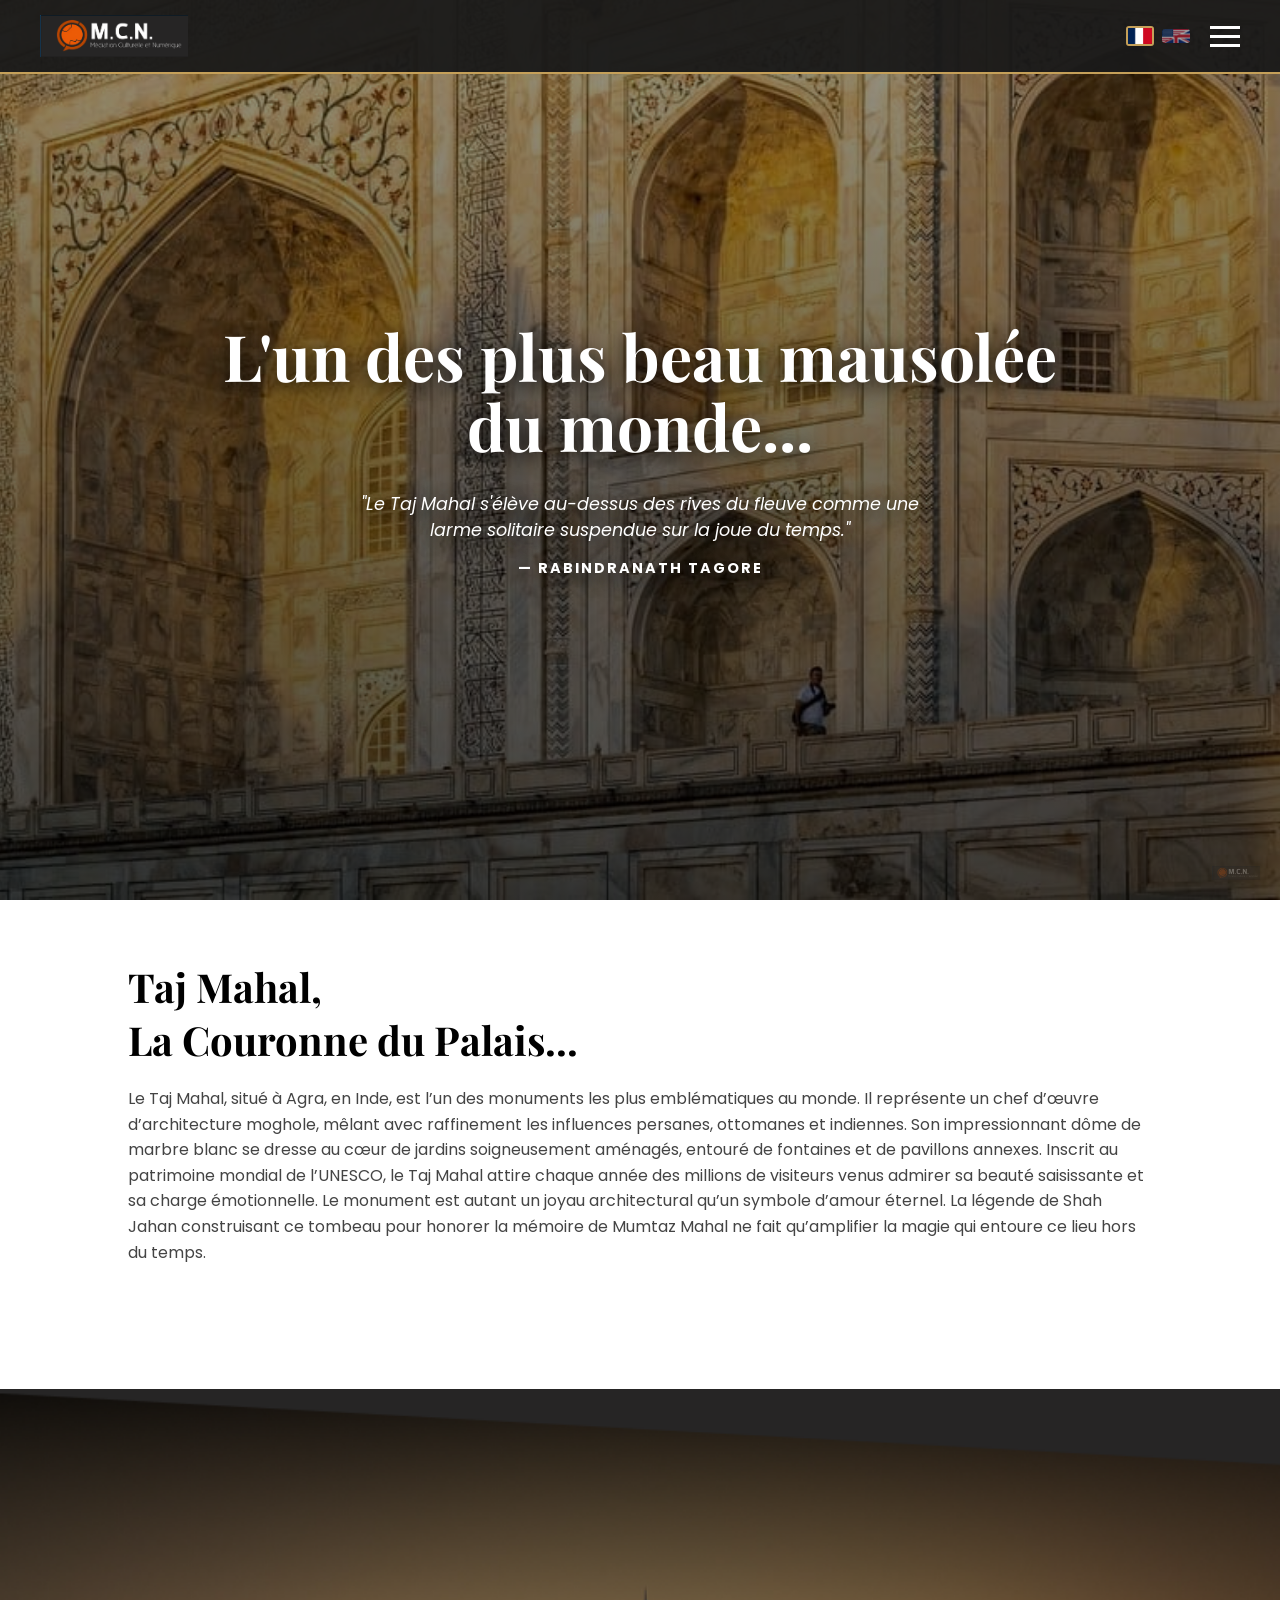
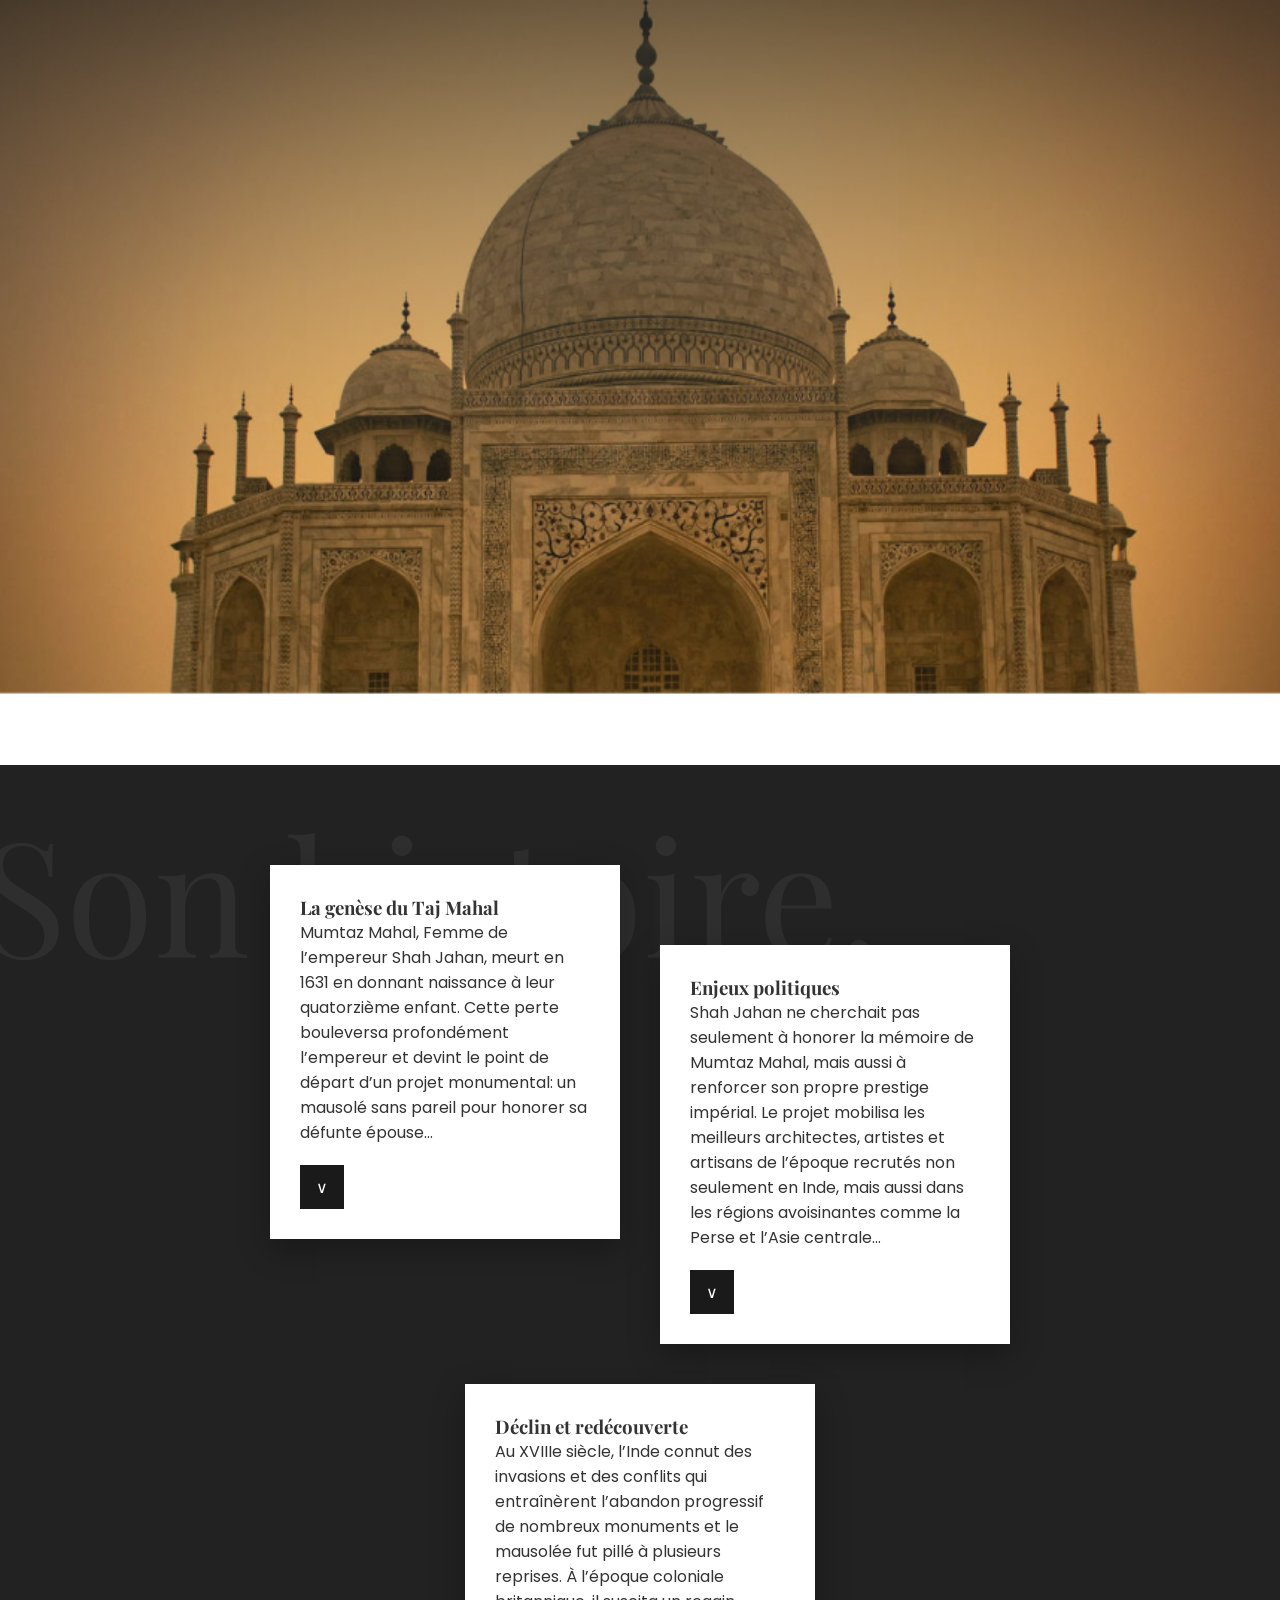
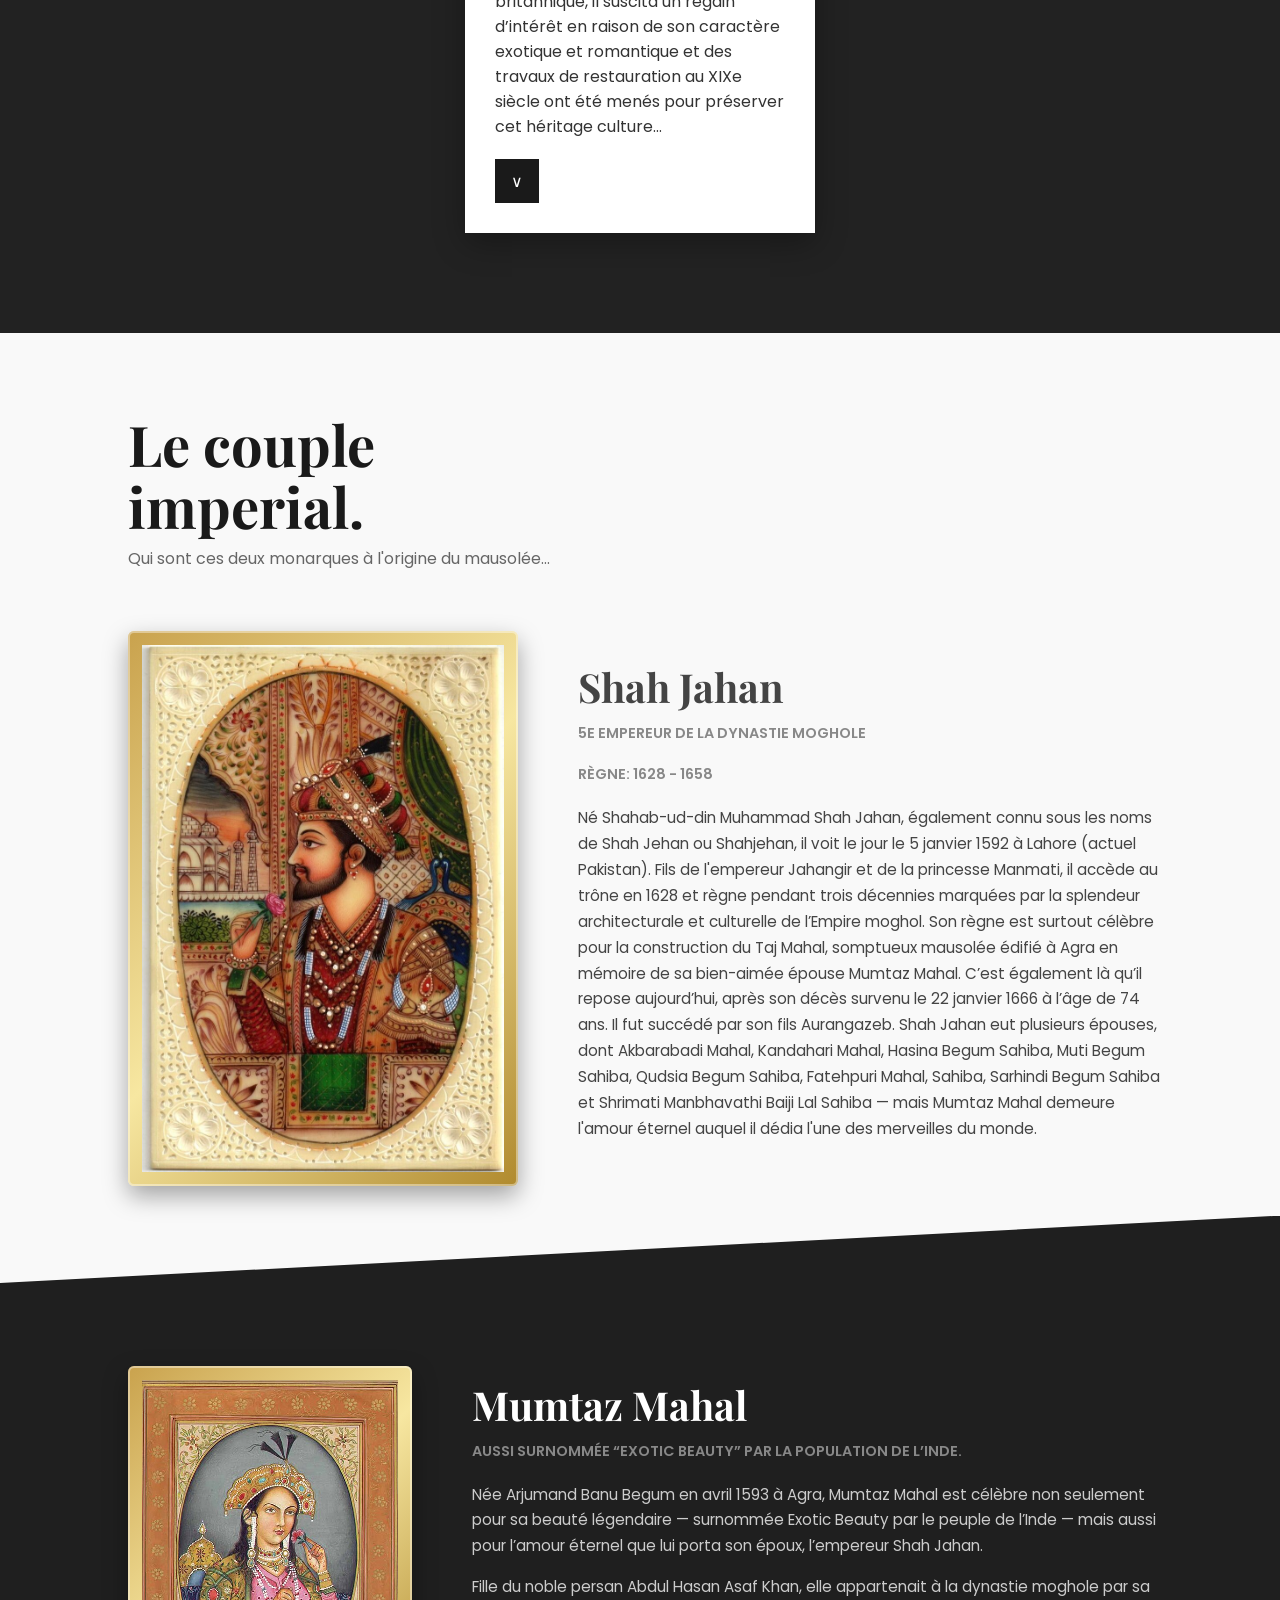
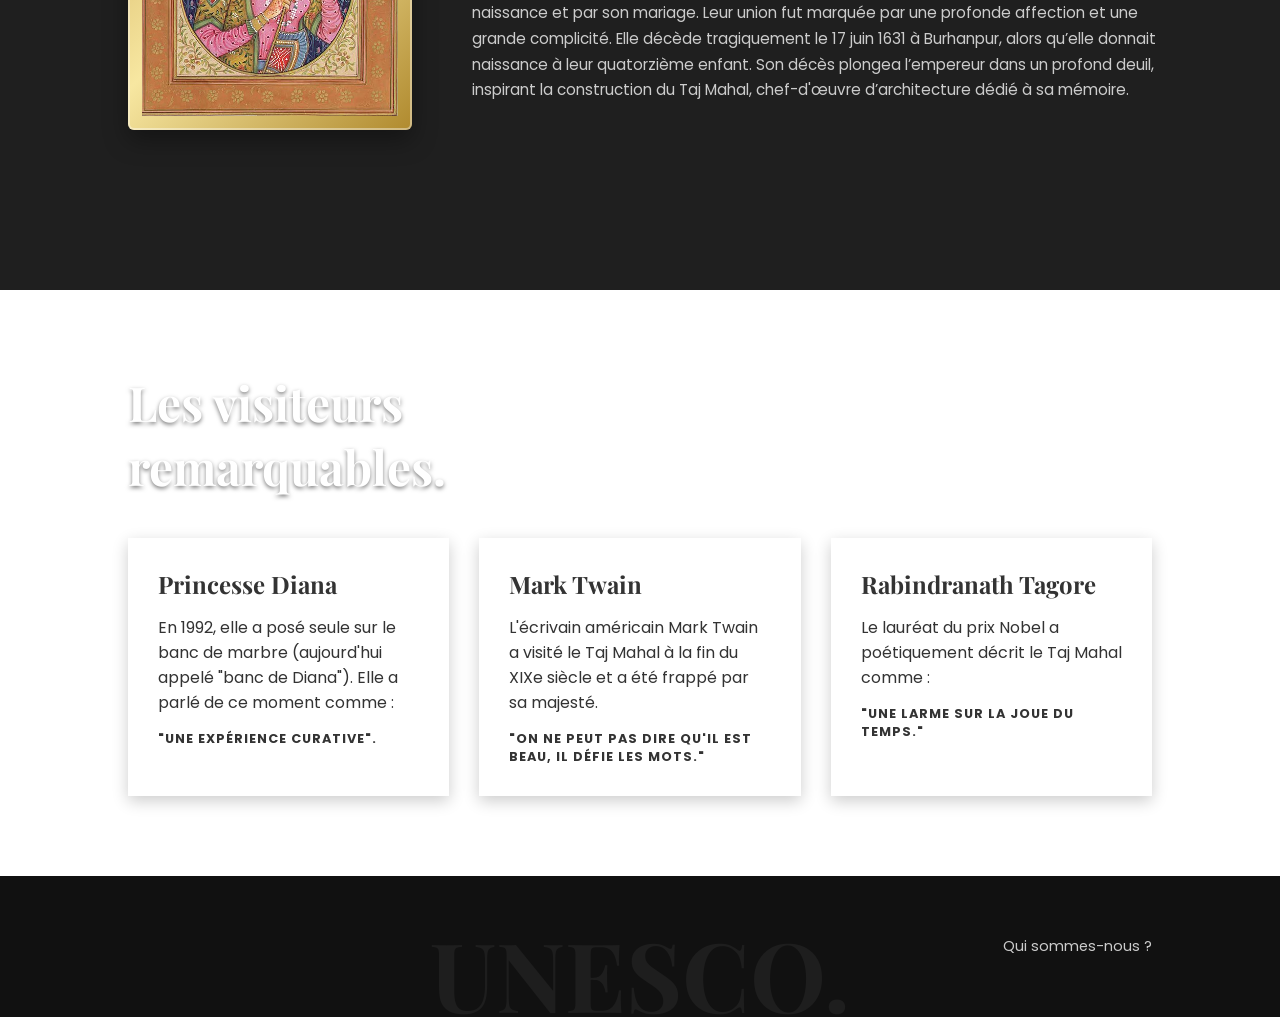
<file: index.html>
<!DOCTYPE html>
<html lang="fr">
<head>
    <meta charset="UTF-8">
    <meta name="viewport" content="width=device-width, initial-scale=1.0">
    <title>Taj Mahal - M.C.N.</title>
    <link rel="stylesheet" href="style.css">
    <link href="https://fonts.googleapis.com/css2?family=Playfair+Display:ital,wght@0,400;0,700;1,400&family=Poppins:wght@300;400;600&display=swap" rel="stylesheet">
</head>
<body>

    <input type="checkbox" id="menu-toggle" class="menu-checkbox">

    <aside class="side-menu">
        <ul class="menu-list">
            <li class = "active"><a href="#">Accueil</a></li>
            <li><a href="Glossaire.html">Glossaire</a></li>
            <li><a href="Histoire.html">Histoire</a></li>
            <li><a href="Architecture.html">Architecture</a></li>
            <li><a href="Visite.html">Visite</a></li>
            <li><a href="Equipe.html">Contact</a></li>
        </ul>
    </aside>

    <label for="menu-toggle" class="menu-overlay"></label>


    <div class="main-wrapper">

        <nav class="top-nav">
            <div class="logo-box">
                <div class="logo-box">
                    <a href="#"><img src="images/MCN.png" alt="MCN – Médiation Culturelle et Numérique" class="logo-img"></a>
                </div>

            </div>
            <div class="nav-right">
                
                <div class="lang-flags">
                    <a href="index.html"><img src="images/ensign_of_France.png" alt="FR" class="flag-icon active-flag"></a>
                    <a href="Home_Page.html"><img src="images/eng_flag.png" alt="EN" class="flag-icon"></a>
                </div>

                <label for="menu-toggle" class="menu-trigger">
                    <span class="bar"></span>
                    <span class="bar"></span>
                    <span class="bar"></span>
                </label>
            </div>
        </nav>

        <header class="hero">
            <div class="hero-content">
                <h1>L'un des plus beau mausolée <br> du monde...</h1>
                <div class="quote-container">
                    <p class="quote">"Le Taj Mahal s'élève au-dessus des rives du fleuve comme une larme solitaire suspendue sur la joue du temps."</p>
                    <span class="author">— Rabindranath Tagore</span>
                </div>
            </div>
        </header>

        <section class="intro-text">
            <h2>Taj Mahal,<br>La Couronne du Palais...</h2>
            <p>Le Taj Mahal, situé à Agra, en Inde, est l’un des monuments les plus emblématiques au monde. Il représente un chef d’œuvre d’architecture moghole, mêlant avec raffinement les influences persanes, ottomanes et indiennes. Son impressionnant dôme de marbre blanc se dresse au cœur de jardins soigneusement aménagés, entouré de fontaines et de pavillons annexes. 
            Inscrit au patrimoine mondial de l’UNESCO, le Taj Mahal attire chaque année des millions de visiteurs venus admirer sa beauté saisissante et sa charge émotionnelle.
            Le monument est autant un joyau architectural qu’un symbole d’amour éternel. La légende de Shah Jahan construisant ce tombeau pour honorer la mémoire de Mumtaz Mahal ne fait qu’amplifier la magie qui entoure ce lieu hors du temps.
            </p>
        </section>

        <section class="intro-image">
            <img src="images/Taj-Darkhal.png" alt="Vue du Taj Mahal">
        </section>

        <section id="histoire" class="history-section">
            <div class="bg-calligraphy">Son histoire.</div>
            <div class="container history-grid">
                
                <div class="expandable-card">
                    <input type="checkbox" id="expand1" class="expand-check">
                    <div class="card-content">

                        <h3>La genèse du Taj Mahal</h3>
                        <p>Mumtaz Mahal, Femme de l’empereur Shah Jahan, meurt en 1631 en donnant naissance à leur quatorzième enfant. Cette perte bouleversa profondément l’empereur et devint le point de départ d’un projet monumental: un mausolé sans pareil pour honorer sa défunte épouse...</p>

                        <div class="extra-text">
                            <p> L’histoire du Taj Mahal est intimement liée à celle de l’empire moghol, une des périodes les plus prospères et influentes de l’histoire indienne. Sous le règnede Shah Jahan, cinquième empereur de la dynastie moghole, le sous-continent atteignit un apogée culturel et architectural. Fils de Jahangir, Shah Jahan hérita d’un empire puissant et stable. Pourtant, sa vie fut marquée par des tragédies personnelles, notamment la perte de sa bien-aimée épouse, Mumtaz Mahal, qui mourut en 1631 en donnant naissance à leur quatorzième enfant. Cette perte bouleversa profondément l’empereur et devint le point de départ de son projet monumental. </p>
                            <p><br>Le contexte historique de cette période montre une convergence unique de richesse, de savoir-faire artistique et d’influences culturelles venues de Perse, d’Asie centrale et d’Inde, qui créèrent un environnement favorable à la construction de structures majestueuses comme le Taj Mahal.</p>
                        </div>

                        <label for="expand1" class="arrow-btn">∨</label>
                    </div>
                </div>


                <div class="expandable-card offset">
                    <input type="checkbox" id="expand2" class="expand-check">
                    <div class="card-content">
                        <h3>Enjeux politiques</h3>
                        <p>Shah Jahan ne cherchait pas seulement à honorer la mémoire de Mumtaz Mahal, mais aussi à renforcer son propre prestige impérial. Le projet mobilisa les meilleurs architectes, artistes et artisans de l’époque recrutés non seulement en Inde, mais aussi dans les régions avoisinantes comme la Perse et l’Asie centrale...</p>
                        <div class="extra-text">
                            <p>À travers la construction du Taj Mahal, il ne cherchait pas seulement à honorer la mémoire de Mumtaz Mahal, mais aussi à renforcer son propre prestige impérial. Le projet mobilisa les meilleurs architectes, artistes et artisans de l’époque recrutés non seulement en Inde, mais aussi dans les régions avoisinantes comme la Perse et l’Asie centrale. Les Moghols, grands mécènes des arts, voyaient dans l’architecture une manière de fusionner diverses traditions tout en affirmant leur vision universelle de la grandeur impériale.</p>
                            <p><br>En ce sens, le Taj Mahal représente aussi l’apogée du style moghol, qui marie harmonieusement les influences islamiques, persanes et hindoues. Ce projet colossal fut aussi une manière pour Shah Jahan de s’inscrire dans la continuité de ses ancêtres tout en surpassant leurs réalisations.</p>
                        </div>
                        <label for="expand2" class="arrow-btn">∨</label>
                    </div>
                </div>

                 <div class="expandable-card">
                    <input type="checkbox" id="expand3" class="expand-check">
                    <div class="card-content">
                        <h3>Déclin et redécouverte</h3>
                        <p>Au XVIIIe siècle, l’Inde connut des invasions et des conflits qui entraînèrent l’abandon progressif de nombreux monuments et le mausolée fut pillé à plusieurs reprises. À l’époque coloniale britannique, il suscita un regain d’intérêt en raison de son caractère exotique et romantique et des travaux de restauration au XIXe siècle ont été menés pour préserver cet héritage culture...</p>
                        <div class="extra-text">
                            <p>L’histoire du Taj Mahal est aussi celle de son déclin et de sa redécouverte. Après la mort de Shah Jahan, l’empire moghol commença à s’affaiblir sous le règne de ses successeurs. </p>
                            <p><br>Au XVIIIe siècle, l’Inde connut des invasions et des conflits qui entraînèrent l’abandon progressif de nombreux monuments moghols, dont le Taj Mahal. Le mausolée fut pillé à plusieurs reprises, ses pierres précieuses et ses ornements en métaux précieux étant arrachés par des envahisseurs ou des dirigeants locaux. À l’époque coloniale britannique, le Taj Mahal suscita un regain d’intérêt en raison de son caractère exotique et romantique. Les Britanniques lancèrent des travaux de restauration au XIXe siècle pour préserver cet héritage culturel, mais ces interventions modifièrent parfois certains éléments de son apparence originale. </p>
                            <p><br>Aujourd’hui, le Taj Mahal est un témoin précieux de l’histoire tumultueuse de l’Inde, un monument qui incarne les gloires passées et les défis de la préservation du patrimoine dans un monde moderne.</p>
                        </div>
                        <label for="expand3" class="arrow-btn">∨</label>
                    </div>
                </div>

            </div>
        </section>

        <section id="couple" class="imperial-section">
            
            <div class="shah-jahan-container">
                <div class="section-header">
                    <h2>Le couple <br> imperial.</h2>
                    <p class="subtitle">Qui sont ces deux monarques à l'origine du mausolée...</p>
                </div>

                <div class="bio-content">
                    <div class="portrait-wrapper">
                        <div class="gold-frame">
                            <img src="images/s-l1200.jpg" alt="Shah Jahan">
                        </div>
                    </div>
                    <div class="text-wrapper">
                        <h3>Shah Jahan</h3>
                        <span class="role">5e Empereur de la Dynastie Moghole</span>
                        <span class="role">Règne: 1628 - 1658</span>
                        <p>
Né Shahab-ud-din Muhammad Shah Jahan, également connu sous les noms de Shah Jehan ou Shahjehan, il voit le jour le 5 janvier 1592 à Lahore (actuel Pakistan). Fils de l'empereur Jahangir et de la princesse Manmati, il accède au trône en 1628 et règne pendant trois décennies marquées par la splendeur architecturale et culturelle de l’Empire moghol.
Son règne est surtout célèbre pour la construction du Taj Mahal, somptueux mausolée édifié à Agra en mémoire de sa bien-aimée épouse Mumtaz Mahal. C’est également là qu’il repose aujourd’hui, après son décès survenu le 22 janvier 1666 à l’âge de 74 ans.
Il fut succédé par son fils Aurangazeb.
Shah Jahan eut plusieurs épouses, dont Akbarabadi Mahal, Kandahari Mahal, Hasina Begum Sahiba, Muti Begum Sahiba, Qudsia Begum Sahiba, Fatehpuri Mahal, Sahiba, Sarhindi Begum Sahiba et Shrimati Manbhavathi Baiji Lal Sahiba — mais Mumtaz Mahal demeure l'amour éternel auquel il dédia l'une des merveilles du monde.
</p>
                    </div>
                </div>
            </div>

            <div class="mumtaz-container">
                <div class="bio-content reverse-layout">
                    <div class="text-wrapper text-light">
                        <h3>Mumtaz Mahal</h3>
                        <span class="role">Aussi surnommée “Exotic Beauty” par la population de l’Inde.</span>
                        <p>

Née Arjumand Banu Begum en avril 1593 à Agra, Mumtaz Mahal est célèbre non seulement pour sa beauté légendaire — surnommée Exotic Beauty par le peuple de l’Inde — mais aussi pour l’amour éternel que lui porta son époux, l’empereur Shah Jahan.</p>
<p>Fille du noble persan Abdul Hasan Asaf Khan, elle appartenait à la dynastie moghole par sa naissance et par son mariage. Leur union fut marquée par une profonde affection et une grande complicité.
Elle décède tragiquement le 17 juin 1631 à Burhanpur, alors qu’elle donnait naissance à leur quatorzième enfant. Son décès plongea l’empereur dans un profond deuil, inspirant la construction du Taj Mahal, chef-d'œuvre d’architecture dédié à sa mémoire.</p>
                    </div>
                    <div class="portrait-wrapper">
                        <div class="gold-frame">
                            <img src="images/Mumtaz_Mahal.jpg" alt="Mumtaz Mahal">
                        </div>
                    </div>
                </div>
            </div>
        </section>

        <section id="visiteurs" class="visitors-section">
            <div class="visitors-header">
                <h2>Les visiteurs <br> remarquables.</h2>
            </div>

            <div class="visitors-grid">
                <div class="visitor-card">
                    <h4>Princesse Diana</h4>
                    <p>En 1992, elle a posé seule sur le banc de marbre (aujourd'hui appelé "banc de Diana"). Elle a parlé de ce moment comme :</p>
                    <p class="quote-small">"UNE EXPÉRIENCE CURATIVE".</p>
                </div>

                <div class="visitor-card">
                    <h4>Mark Twain</h4>
                    <p>L'écrivain américain Mark Twain a visité le Taj Mahal à la fin du XIXe siècle et a été frappé par sa majesté.</p>
                    <p class="quote-small">"ON NE PEUT PAS DIRE QU'IL EST BEAU, IL DÉFIE LES MOTS."</p>
                </div>
                
                 <div class="visitor-card">
                    <h4>Rabindranath Tagore</h4>
                    <p>Le lauréat du prix Nobel a poétiquement décrit le Taj Mahal comme :</p>
                    <p class="quote-small">"UNE LARME SUR LA JOUE DU TEMPS."</p>
                </div>
            </div>
        </section>

        <footer>
            <div class="footer-content">
                <div class="footer-left">
                    <div class="mcn-watermark">
                        <img src="images/MCN.png" alt="MCN">
                    </div>
                </div>
                <div class="footer-center">
                    <a href="Equipe.html">Qui sommes-nous ?</a>
                </div>
            </div>
            <div class="unesco-watermark">UNESCO.</div>
        </footer>


</body>
</html>
</file>
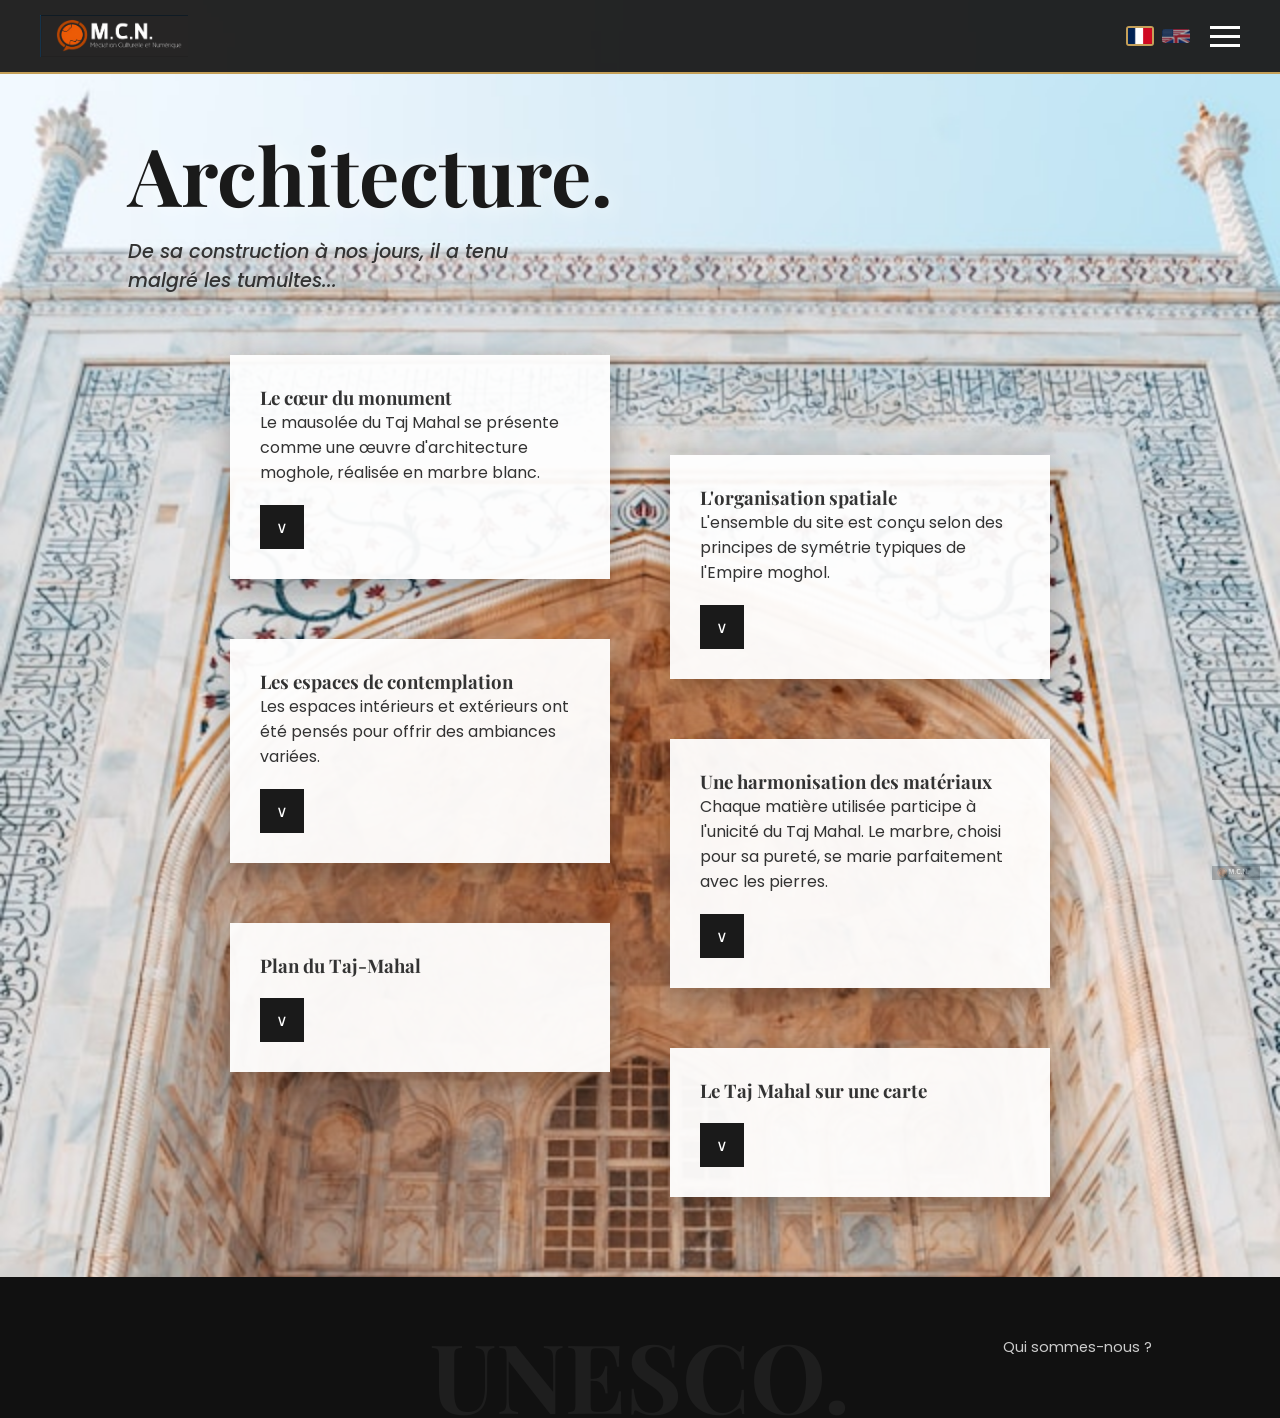
<file: Architecture.html>
<!DOCTYPE html>
<html lang="fr">
<head>
    <meta charset="UTF-8">
    <meta name="viewport" content="width=device-width, initial-scale=1.0">
    <title>Architecture - M.C.N.</title>
    <link rel="stylesheet" href="style.css"> <link href="https://fonts.googleapis.com/css2?family=Playfair+Display:ital,wght@0,400;0,700;1,400&family=Poppins:wght@300;400;600&display=swap" rel="stylesheet">
</head>
<body>

    <input type="checkbox" id="menu-toggle" class="menu-checkbox">
    <aside class="side-menu">
        <ul class="menu-list">
            <li><a href="index.html">Accueil</a></li>
            <li><a href="Glossaire.html">Glossaire</a></li>
            <li><a href="Histoire.html">Histoire</a></li>
            <li class = "active"><a href="#">Architecture</a></li>
            <li><a href="Visite.html">Accesibilité</a></li>
            <li><a href="Equipe.html">Contact</a></li>
        </ul>
    </aside>
    <label for="menu-toggle" class="menu-overlay"></label>

    <div class="main-wrapper">

        <nav class="top-nav">
            <div class="logo-box">
                <a href="index.html"><img src="images/MCN.png" alt="MCN – Médiation Culturelle et Numérique" class="logo-img"></a>
            </div>
            <div class="nav-right">
                <div class="lang-flags">
                    <a href="Architecture.html"><img src="images/ensign_of_France.png" alt="FR" class="flag-icon active-flag"></a>
                    <a href="Architecture_en.html"><img src="images/eng_flag.png" alt="EN" class="flag-icon"></a>
                </div>
                <label for="menu-toggle" class="menu-trigger">
                    <span class="bar"></span>
                    <span class="bar"></span>
                    <span class="bar"></span>
                </label>
            </div>
        </nav>

        <main class="arch-page-container">
            
            <div class="arch-header">
                <h1>Architecture.</h1>
                <p class="subtitle">De sa construction à nos jours, il a tenu<br>malgré les tumultes...</p>

                
            </div>


            
            </section>


            <div class="arch-grid">

                <div class="arch-column">
                    
                    <div class="expandable-card">
                        <input type="checkbox" id="arch1" class="expand-check">
                        <div class="card-content">
                            <h3>Le cœur du monument</h3>
                            <p>Le mausolée du Taj Mahal se présente comme une œuvre d'architecture moghole, réalisée en marbre blanc.</p>
                            <div class="extra-text">
                                <p>Le bâtiment abrite, au centre, les cénotaphes de Mumtaz Mahal et de Shah Jahan. La qualité des matériaux, notamment la pierre travaillée par la technique de pietra dura, reflète l'excellence artisanale de l'époque.</p>
                            </div>
                            <label for="arch1" class="arrow-btn">∨</label>
                        </div>
                    </div>

                    <div class="expandable-card">
                        <input type="checkbox" id="arch3" class="expand-check">
                        <div class="card-content">
                            <h3>Les espaces de contemplation</h3>
                            <p>Les espaces intérieurs et extérieurs ont été pensés pour offrir des ambiances variées.</p>
                            <div class="extra-text">
                                <p>À l'intérieur, l'utilisation maîtrisée du marbre et des incrustations permet de créer des zones de lumière et d'ombre qui révèlent les cénotaphes. Les abords bénéficient d'une organisation typique renforcée par la présence des minarets.</p>
                            </div>
                            <label for="arch3" class="arrow-btn">∨</label>
                        </div>
                    </div>
                    <div class="expandable-card">
                        <input type="checkbox" id="arch5" class="expand-check">
                        <div class="card-content">
                            <h3>Plan du Taj-Mahal</h3>
                            <div class="extra-text">
                                <img src="images/Taj_site_plan.png">
                            </div>
                            <label for="arch5" class="arrow-btn">∨</label>
                        </div>
                    </div>
                </div>

                <div class="arch-column offset-col">
                    
                    <div class="expandable-card">
                        <input type="checkbox" id="arch2" class="expand-check">
                        <div class="card-content">
                            <h3>L'organisation spatiale</h3>
                            <p>L'ensemble du site est conçu selon des principes de symétrie typiques de l'Empire moghol.</p>
                            <div class="extra-text">
                                <p>Le plan du monument intègre les différents éléments — minarets, dômes et espaces de circulation — afin de guider naturellement la visite. Le résultat est une distribution harmonieuse qui permet aux visiteurs de comprendre la structure tout en découvrant les subtilités.</p>
                            </div>
                            <label for="arch2" class="arrow-btn">∨</label>
                        </div>
                    </div>

                    <div class="expandable-card">
                        <input type="checkbox" id="arch4" class="expand-check">
                        <div class="card-content">
                            <h3>Une harmonisation des matériaux</h3>
                            <p>Chaque matière utilisée participe à l'unicité du Taj Mahal. Le marbre, choisi pour sa pureté, se marie parfaitement avec les pierres.</p>
                            <div class="extra-text">
                                <p>L'emploi du grès rouge et de pierres semi-précieuses (pietra dura) crée un contraste saisissant. Les travaux de restauration témoignent du souci de conserver l'authenticité et la durabilité des matériaux d'origine.</p>
                            </div>
                            <label for="arch4" class="arrow-btn">∨</label>
                        </div>
                    </div>
                    <div class="expandable-card">
                        <input type="checkbox" id="arch6" class="expand-check">
                        <div class="card-content">
                            <h3>Le Taj Mahal sur une carte</h3>
                            <div class="extra-text">
                                <img src="images/ouest-france.png">
                            </div>
                            <label for="arch6" class="arrow-btn">∨</label>
                        </div>
                    </div>

                </div>

            </div>

        </main>

        <footer>
            <div class="footer-content">
                <div class="footer-left">
                    <div class="mcn-watermark">
                        <img src="images/MCN.png" alt="MCN">
                    </div>
                </div>
                <div class="footer-center">
                    <a href="Equipe.html">Qui sommes-nous ?</a>
                </div>
            </div>
            <div class="unesco-watermark">UNESCO.</div>
        </footer>

    </div>
</body>
</html>
</file>
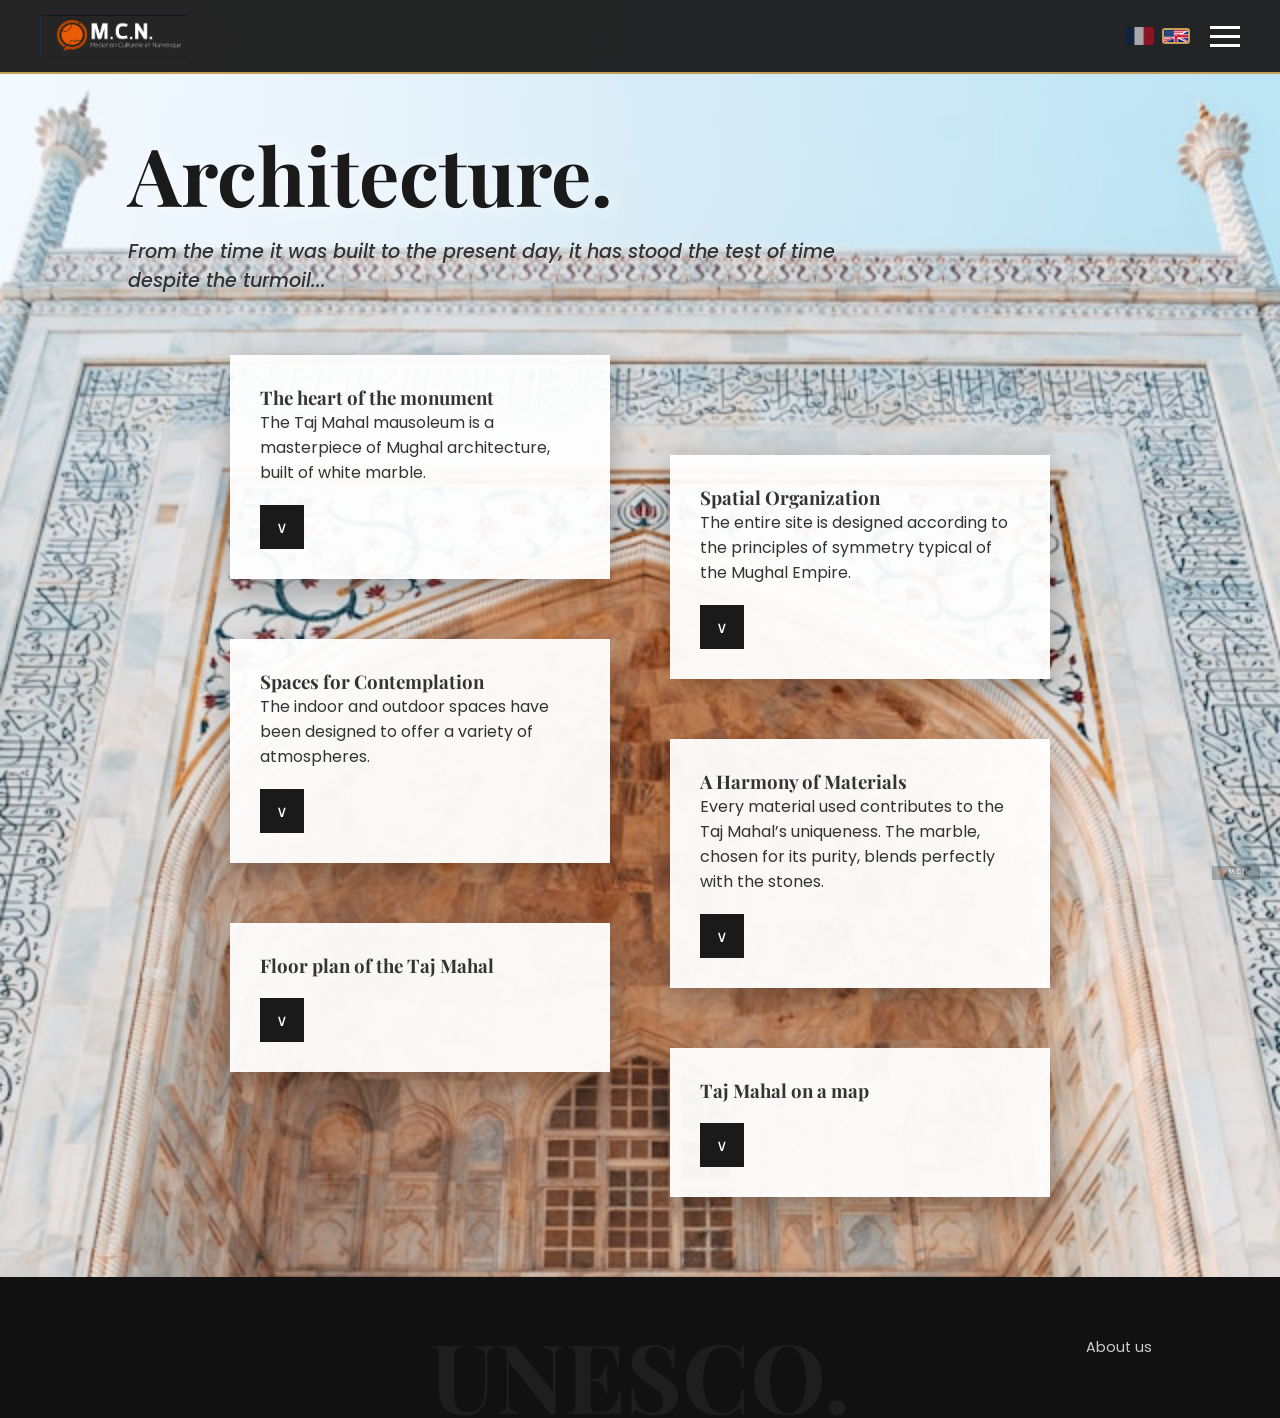
<file: Architecture_en.html>
<!DOCTYPE html>
<html lang="en">
<head>
    <meta charset="UTF-8">
    <meta name="viewport" content="width=device-width, initial-scale=1.0">
    <title>Architecture - M.C.N.</title>
    <link rel="stylesheet" href="style.css"> 
    <link href="https://fonts.googleapis.com/css2?family=Playfair+Display:ital,wght@0,400;0,700;1,400&family=Poppins:wght@300;400;600&display=swap" rel="stylesheet">
</head>
<body>

    <input type="checkbox" id="menu-toggle" class="menu-checkbox">
    <aside class="side-menu">
        <ul class="menu-list">
            <li><a href="Home_Page.html">Home</a></li>
            <li><a href="Glossary.html">Glossary</a></li>
            <li><a href="History.html">History</a></li>
            <li class="active"><a href="#">Architecture</a></li>
            <li><a href="Visiting.html">Visit</a></li>
            <li><a href="Team.html">About us</a></li>
        </ul>
    </aside>
    <label for="menu-toggle" class="menu-overlay"></label>

    <div class="main-wrapper">

        <nav class="top-nav">
            <div class="logo-box">
                <a href="Home_Page.html"><img src="images/MCN.png" alt="MCN – Médiation Culturelle et Numérique" class="logo-img"></a>
            </div>
            <div class="nav-right">
                <div class="lang-flags">
                    <a href="Architecture.html"><img src="images/ensign_of_France.png" alt="FR" class="flag-icon"></a>
                    <a href="Architecture_en.html"><img src="images/eng_flag.png" alt="EN" class="flag-icon active-flag"></a>
                </div>
                <label for="menu-toggle" class="menu-trigger">
                    <span class="bar"></span>
                    <span class="bar"></span>
                    <span class="bar"></span>
                </label>
            </div>
        </nav>

        <main class="arch-page-container">
            
            <div class="arch-header">
                <h1>Architecture.</h1>
                <p class="subtitle">From the time it was built to the present day, it has stood the test of time<br>despite the turmoil...</p>

                
            </div>


            
            </section>


            <div class="arch-grid">

                <div class="arch-column">
                    
                    <div class="expandable-card">
                        <input type="checkbox" id="arch1" class="expand-check">
                        <div class="card-content">
                            <h3>The heart of the monument</h3>
                            <p>The Taj Mahal mausoleum is a masterpiece of Mughal architecture, built of white marble.</p>
                            <div class="extra-text">
                                <p>The building houses, at its center, the cenotaphs of Mumtaz Mahal and Shah Jahan. The quality of the materials, particularly the stone inlaid using the pietra dura technique, reflects the exceptional craftsmanship of the era.</p>
                            </div>
                            <label for="arch1" class="arrow-btn">∨</label>
                        </div>
                    </div>

                    <div class="expandable-card">
                        <input type="checkbox" id="arch3" class="expand-check">
                        <div class="card-content">
                            <h3>Spaces for Contemplation</h3>
                            <p>The indoor and outdoor spaces have been designed to offer a variety of atmospheres.</p>
                            <div class="extra-text">
                                <p>Inside, the skillful use of marble and inlays creates areas of light and shadow that highlight the cenotaphs. The surrounding areas feature a traditional layout enhanced by the presence of minarets.</p>
                            </div>
                            <label for="arch3" class="arrow-btn">∨</label>
                        </div>
                    </div>
                    <div class="expandable-card">
                        <input type="checkbox" id="arch5" class="expand-check">
                        <div class="card-content">
                            <h3>Floor plan of the Taj Mahal</h3>
                            <div class="extra-text">
                                <img src="images/Taj_site_plan.png">
                            </div>
                            <label for="arch5" class="arrow-btn">∨</label>
                        </div>
                    </div>
                </div>

                <div class="arch-column offset-col">
                    
                    <div class="expandable-card">
                        <input type="checkbox" id="arch2" class="expand-check">
                        <div class="card-content">
                            <h3>Spatial Organization</h3>
                            <p>The entire site is designed according to the principles of symmetry typical of the Mughal Empire.</p>
                            <div class="extra-text">
                                <p>The monument's layout integrates the various elements—minarets, domes, and circulation spaces—to naturally guide visitors through the site. The result is a harmonious layout that allows visitors to understand the structure while discovering its subtleties.</p>
                            </div>
                            <label for="arch2" class="arrow-btn">∨</label>
                        </div>
                    </div>

                    <div class="expandable-card">
                        <input type="checkbox" id="arch4" class="expand-check">
                        <div class="card-content">
                            <h3>A Harmony of Materials</h3>
                            <p>Every material used contributes to the Taj Mahal’s uniqueness. The marble, chosen for its purity, blends perfectly with the stones.</p>
                            <div class="extra-text">
                                <p>The use of red sandstone and semi-precious stones (pietra dura) creates a striking contrast. The restoration work reflects a commitment to preserving the authenticity and durability of the original materials.</p>
                            </div>
                            <label for="arch4" class="arrow-btn">∨</label>
                        </div>
                    </div>
                    <div class="expandable-card">
                        <input type="checkbox" id="arch6" class="expand-check">
                        <div class="card-content">
                            <h3>Taj Mahal on a map</h3>
                            <div class="extra-text">
                                <img src="images/ouest-france.png">
                            </div>
                            <label for="arch6" class="arrow-btn">∨</label>
                        </div>
                    </div>

                </div>

            </div>

        </main>

        <footer>
            <div class="footer-content">
                <div class="footer-left">
                    <div class="mcn-watermark">
                        <img src="images/MCN.png" alt="MCN">
                    </div>
                </div>
                <div class="footer-center">
                    <a href="Team.html">About us</a>
                </div>
            </div>
            <div class="unesco-watermark">UNESCO.</div>
        </footer>

    </div>
</body>
</html>
</file>
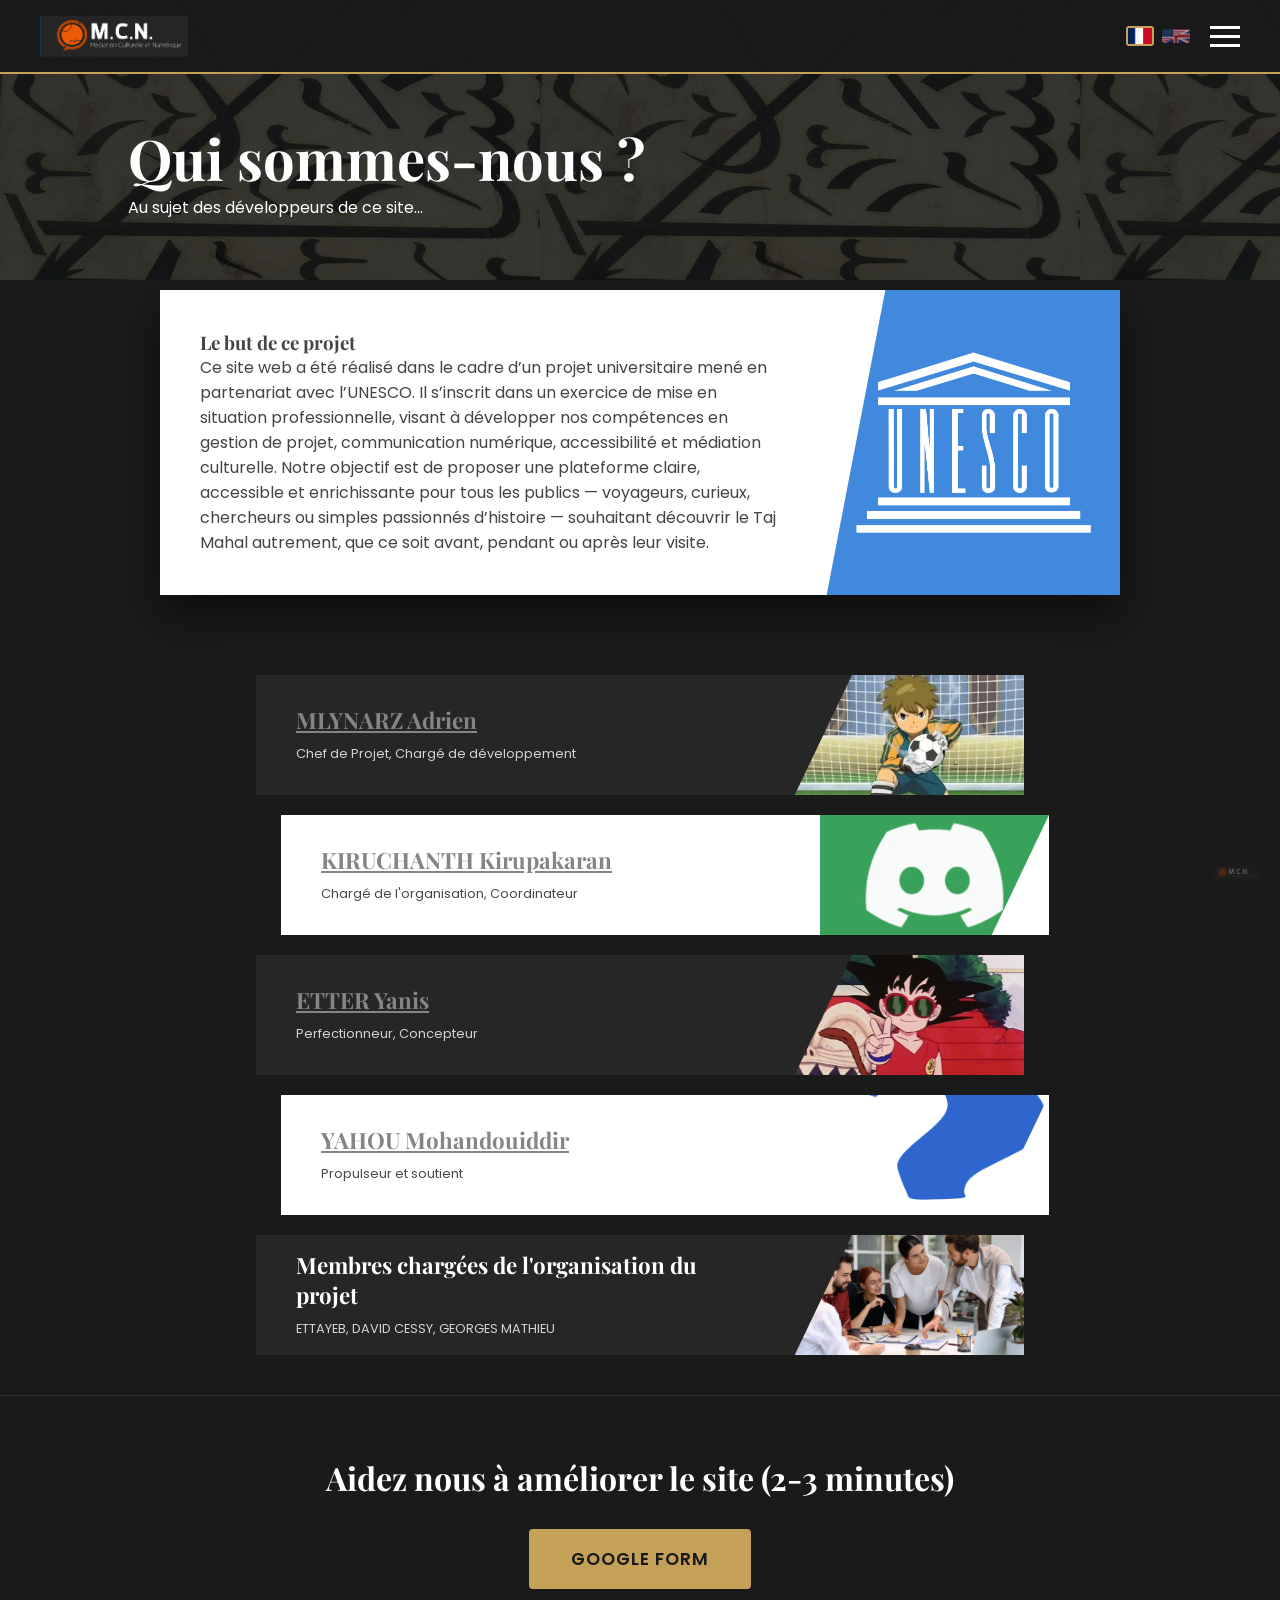
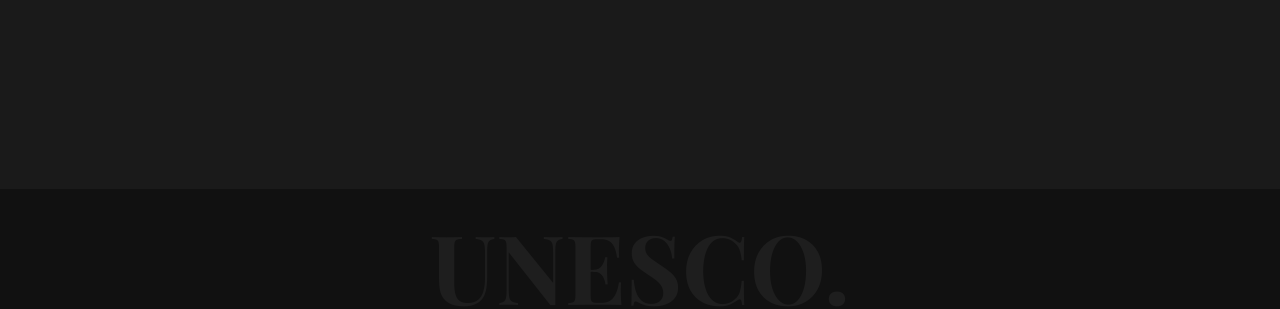
<file: Equipe.html>
<!DOCTYPE html>
<html lang="fr">
<head>
    <meta charset="UTF-8">
    <meta name="viewport" content="width=device-width, initial-scale=1.0">
    <title>Qui sommes-nous ? - M.C.N.</title>
    <link rel="stylesheet" href="style.css">
    <link href="https://fonts.googleapis.com/css2?family=Playfair+Display:wght@700&family=Poppins:wght@300;400;600&display=swap" rel="stylesheet">
</head>
<body>

    <input type="checkbox" id="menu-toggle" class="menu-checkbox">
    <aside class="side-menu">
        <ul class="menu-list">
            <li><a href="index.html">Accueil</a></li>
            <li><a href="Glossaire.html">Glossaire</a></li>
            <li><a href="Histoire.html">Histoire</a></li>
            <li><a href="Architecture.html">Architecture</a></li>
            <li><a href="Visite.html">Visite</a></li>
            <li class = "active"><a href="#">Contact</a></li>
        </ul>
    </aside>
    <label for="menu-toggle" class="menu-overlay"></label>

    <div class="main-wrapper">
        <nav class="top-nav">
            <div class="logo-box">
                <a href="index.html"><img src="images/MCN.png" alt="MCN – Médiation Culturelle et Numérique" class="logo-img"></a>
            </div>
            <div class="nav-right">
                <div class="lang-flags">
                    <a href="Equipe.html"><img src="images/ensign_of_France.png" alt="FR" class="flag-icon active-flag"></a>
                    <a href="Team.html"><img src="images/eng_flag.png" alt="EN" class="flag-icon"></a>
                </div>
                <label for="menu-toggle" class="menu-trigger">
                    <span class="bar"></span>
                    <span class="bar"></span>
                    <span class="bar"></span>
                </label>
            </div>
        </nav>

        <main class="about-page">
            <header class="about-hero">
                <h1>Qui sommes-nous ?</h1>
                <p>Au sujet des développeurs de ce site...</p>
            </header>

            <br>
            <br>

            <section class="about-content">
                <div class="project-goal-card">
                    <div class="goal-text">
                        <h3>Le but de ce projet</h3>
                        <p>Ce site web a été réalisé dans le cadre d’un projet universitaire mené en partenariat avec l’UNESCO. Il s’inscrit dans un exercice de mise en situation professionnelle, visant à développer nos compétences en gestion de projet, communication numérique, accessibilité et médiation culturelle.
Notre objectif est de proposer une plateforme claire, accessible et enrichissante pour tous les publics — voyageurs, curieux, chercheurs ou simples passionnés d’histoire — souhaitant découvrir le Taj Mahal autrement, que ce soit avant, pendant ou après leur visite.</p>
                    </div>
                    <div class="goal-image unesco-blue">
                        <img src="images/kindpng_4464338.png" alt="UNESCO">
                    </div>
                </div>

                <div class="team-list">
                    
                    <div class="member-card dark">
                        <div class="member-info">
                            <a target="_blank" href="https://fr.linkedin.com/in/adrien-mlynarz-b560553a9" style="color:#858585;"><h4>MLYNARZ Adrien</h4></a>
                            <span>Chef de Projet, Chargé de développement</span>
                        </div>
                        <div class="member-photo">
                            <img src="images/darren.jpg" alt="Adrien">
                        </div>
                    </div>

                    <div class="member-card light reversed">
                        <div class="member-info">
                            <a target="_blank" href="https://www.linkedin.com/in/ayoub-kherbouche-311087338/" style="color:#858585;"><h4>KIRUCHANTH Kirupakaran</h4></a>
                            <span>Chargé de l'organisation, Coordinateur</span>
                        </div>
                        <div class="member-photo">
                            <img src="images/discord-pfp.gif" alt="Ayoub">
                        </div>
                    </div>

                    <div class="member-card dark">
                        <div class="member-info">
                            <a target='_blank' href="https://www.linkedin.com/in/yanis-etter-b083053a9/" style="color:#858585;"><h4>ETTER Yanis</h4></a>
                            <span>Perfectionneur, Concepteur</span>
                        </div>
                        <div class="member-photo">
                            <img src="images/goku.jpg" alt="Yanis">
                        </div>
                    </div>

                    <div class="member-card light reversed">
                        <div class="member-info">
                            <a target='_blank' href="https://www.linkedin.com/in/mohandouiddir-yahou-6a19943a8/" style="color:#858585;"><h4>YAHOU  Mohandouiddir</h4></a>
                            <span>Propulseur et soutient </span>
                        </div>
                        <div class="member-photo">
                            <img src="images/blue_question_mark.png" alt="Mohandouiddir">
                        </div>
                    </div>

                    <div class="member-card dark">
                        <div class="member-info">
                            <h4>Membres chargées de l'organisation du projet</h4>
                            <span>ETTAYEB, DAVID CESSY, GEORGES MATHIEU</span>
                        </div>
                        <div class="member-photo">
                            <img src="images/chef-de-projet-digital.jpg" alt="Organisateur">
                        </div>
                    </div>
                    

                </div>
            </section>
            <section class="ida-container">
                <h2 class="ida-title">Aidez nous à améliorer le site (2-3 minutes)</h2>
                <a href="https://docs.google.com/forms/d/e/1FAIpQLSe1BUTcDOo3riyin1rxAu2T0ss3x1lG5vigAkF5KTXWY6tqOw/viewform?usp=publish-editor" target="_blank" class="cta-button">Google form</a>
            </section>
        </main>

        <footer>
            <div class="footer-content">
                <div class="mcn-watermark">
                    <img src="images/MCN.png" alt="MCN">
                </div>
            </div>
            <div class="unesco-watermark">UNESCO.</div>
        </footer>
    </div>
</body>
</html>
</file>
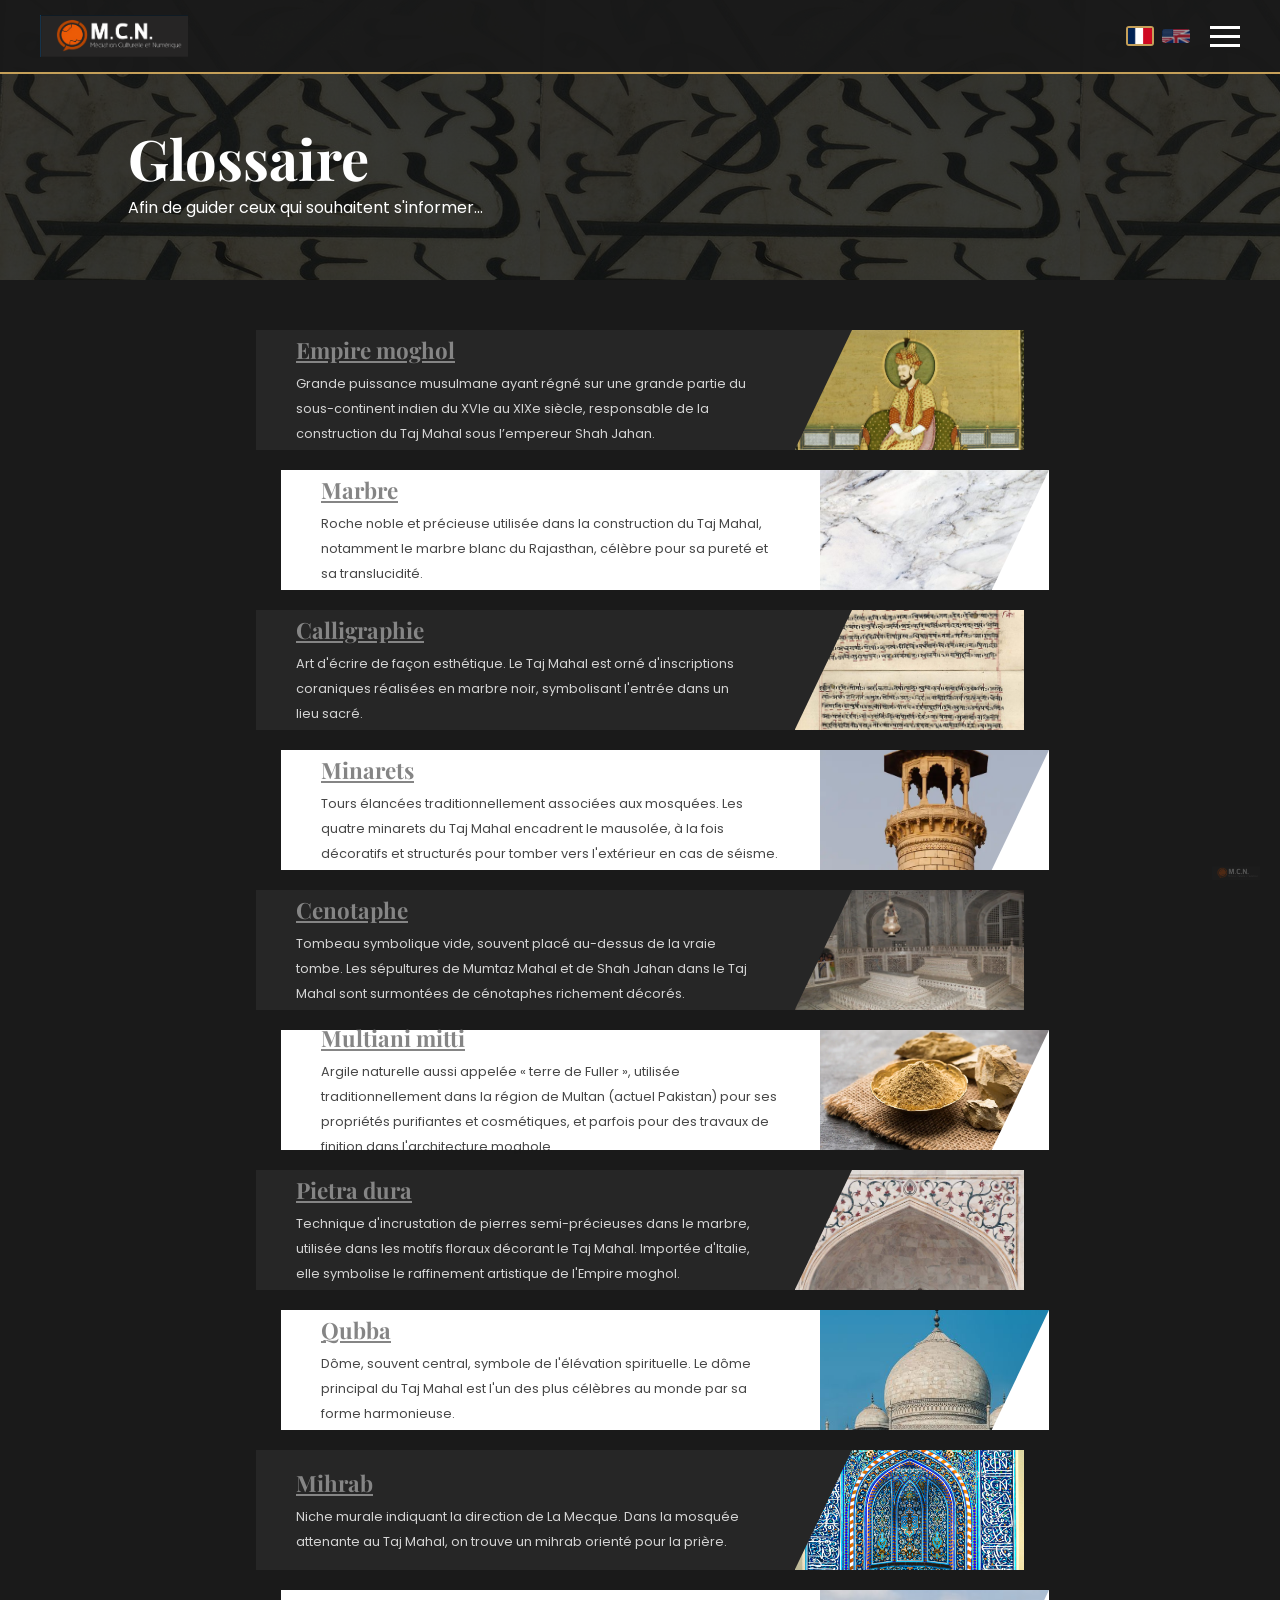
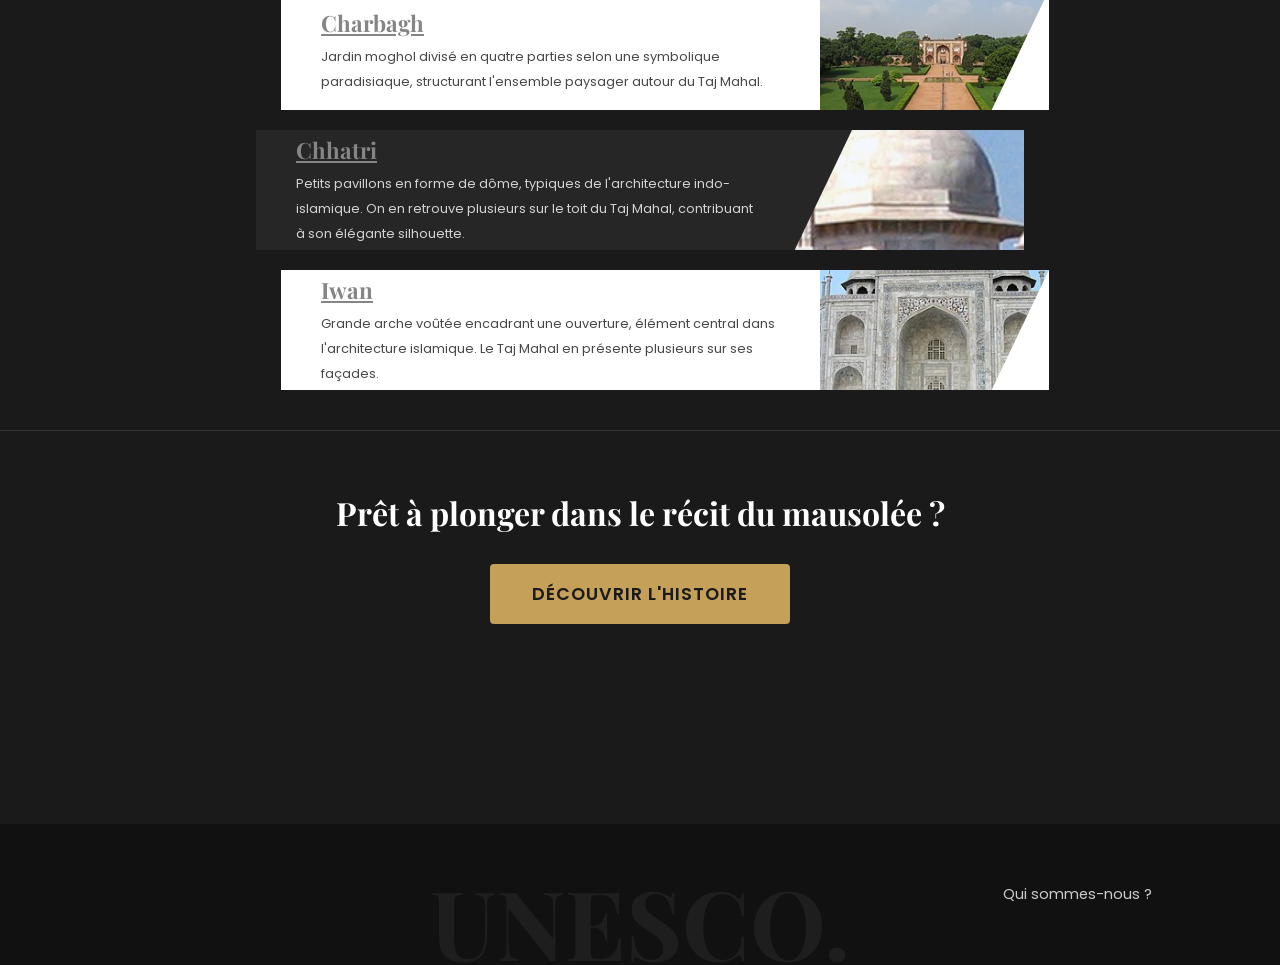
<file: Glossaire.html>
<!DOCTYPE html>
<html lang="fr">
<head>
    <meta charset="UTF-8">
    <meta name="viewport" content="width=device-width, initial-scale=1.0">
    <title>Glossaire - M.C.N.</title>
    <link rel="stylesheet" href="style.css">
    <link href="https://fonts.googleapis.com/css2?family=Playfair+Display:wght@700&family=Poppins:wght@300;400;600&display=swap" rel="stylesheet">
</head>
<body>

    <input type="checkbox" id="menu-toggle" class="menu-checkbox">
    <aside class="side-menu">
        <ul class="menu-list">
            <li><a href="index.html">Accueil</a></li>
            <li class="active"><a href="Glossaire.html">Glossaire</a></li>
            <li><a href="Histoire.html">Histoire</a></li>
            <li><a href="Architecture.html">Architecture</a></li>
            <li><a href="Visite.html">Visite</a></li>
            <li><a href="Equipe.html">Contact</a></li>
        </ul>
    </aside>
    <label for="menu-toggle" class="menu-overlay"></label>

    <div class="main-wrapper">
        <nav class="top-nav">
            <div class="logo-box">
                <a href="Accueil.html"><img src="images/MCN.png" alt="MCN – Médiation Culturelle et Numérique" class="logo-img"></a>
            </div>

            <div class="nav-right">
                <div class="lang-flags">
                    <a href="Glossaire.html"><img src="images/ensign_of_France.png" alt="FR" class="flag-icon active-flag"></a>
                    <a href="Glossary.html"><img src="images/eng_flag.png" alt="EN" class="flag-icon"></a>
                </div>
                <label for="menu-toggle" class="menu-trigger">
                    <span class="bar"></span>
                    <span class="bar"></span>
                    <span class="bar"></span>
                </label>
            </div>
        </nav>

        <main class="about-page">
            <header class="about-hero">
                <h1>Glossaire</h1>
                <p>Afin de guider ceux qui souhaitent s'informer...</p>
            </header>

            <br>
            <br>

            <section class="about-content">

                <div class="team-list">
                    
                    <div class="member-card dark">
                        <div class="member-info">
                            <a target="_blank" href="https://fr.wikipedia.org/wiki/Empire_moghol" style="color:#858585;"><h4>Empire moghol</h4></a>
                            <span>Grande puissance musulmane ayant régné sur une grande partie du sous-continent indien du XVIe au XIXe siècle, responsable de la construction du Taj Mahal sous l’empereur Shah Jahan.</span>
                        </div>
                        <div class="member-photo">
                            <img src="images/moghol.jpg" alt="Moghol">
                        </div>
                    </div>

                    <div class="member-card light reversed">
                        <div class="member-info">
                            <a target="_blank" href="https://fr.wikipedia.org/wiki/Marbre" style="color:#858585;"><h4> Marbre</h4></a>
                            <span>Roche noble et précieuse utilisée dans la construction du Taj Mahal, notamment le marbre blanc du Rajasthan, célèbre pour sa pureté et sa translucidité.</span>
                        </div>
                        <div class="member-photo">
                            <img src="images/marbre.jpg" alt="Marbre">
                        </div>
                    </div>
                    
                    <div class="member-card dark">
                        <div class="member-info">
                            <a target="_blank" href="https://fr.wikipedia.org/wiki/Calligraphie" style="color:#858585;"><h4>Calligraphie</h4></a>
                            <span>Art d'écrire de façon esthétique. Le Taj Mahal est orné d'inscriptions coraniques réalisées en marbre noir, symbolisant l'entrée dans un lieu sacré.</span>
                        </div>
                        <div class="member-photo">
                            <img src="images/calligraphie.jpg" alt="Calligraphie">
                        </div>
                    </div>

                    <div class="member-card light reversed">
                        <div class="member-info">
                            <a target="_blank" href="https://fr.wikipedia.org/wiki/Minaret" style="color:#858585;"><h4>Minarets</h4></a>
                            <span>Tours élancées traditionnellement associées aux mosquées. Les quatre minarets du Taj Mahal encadrent le mausolée, à la fois décoratifs et structurés pour tomber vers l'extérieur en cas de séisme.</span>
                        </div>
                        <div class="member-photo">
                            <img src="images/minaret.jpg" alt="Minaret">
                        </div>
                    </div>

                    <div class="member-card dark">
                        <div class="member-info">
                            <a target="_blank" href="https://fr.wikipedia.org/wiki/Cénotaphe" style="color:#858585;"><h4>Cenotaphe</h4></a>
                            <span>Tombeau symbolique vide, souvent placé au-dessus de la vraie tombe. Les sépultures de Mumtaz Mahal et de Shah Jahan dans le Taj Mahal sont surmontées de cénotaphes richement décorés.</span>
                        </div>
                        <div class="member-photo">
                            <img src="images/cenotaphe.jpg" alt="Cenotaphe">
                        </div>
                    </div>

                    <div class="member-card light reversed">
                        <div class="member-info">
                            <a target="_blank" href="https://fr.wikipedia.org/wiki/Terre_de_Fuller" style="color:#858585;"><h4>Multiani mitti</h4></a>
                            <span>Argile naturelle aussi appelée « terre de Fuller », utilisée traditionnellement dans la région de Multan (actuel Pakistan) pour ses propriétés purifiantes et cosmétiques, et parfois pour des travaux de finition dans l'architecture moghole.</span>
                        </div>
                        <div class="member-photo">
                            <img src="images/multiani.jpg" alt="Multiani mitti">
                        </div>
                    </div>

                    <div class="member-card dark">
                        <div class="member-info">
                            <a target="_blank" href="https://fr.wikipedia.org/wiki/Pietra_dura" style="color:#858585;"><h4>Pietra dura</h4></a>
                            <span>Technique d'incrustation de pierres semi-précieuses dans le marbre, utilisée dans les motifs floraux décorant le Taj Mahal. Importée d'Italie, elle symbolise le raffinement artistique de l'Empire moghol.</span>
                        </div>
                        <div class="member-photo">
                            <img src="images/pietradura.jpg" alt="Pietra dura">
                        </div>
                    </div>

                    <div class="member-card light reversed">
                        <div class="member-info">
                            <a target="_blank" href="https://fr.wikipedia.org/wiki/Dôme_(architecture)" style="color:#858585;"><h4>Qubba</h4></a>
                            <span>Dôme, souvent central, symbole de l'élévation spirituelle. Le dôme principal du Taj Mahal est l'un des plus célèbres au monde par sa forme harmonieuse.</span>
                        </div>
                        <div class="member-photo">
                            <img src="images/qubba.jpg" alt="Qubba">
                        </div>
                    </div>

                    <div class="member-card dark">
                        <div class="member-info">
                            <a target="_blank" href="https://fr.wikipedia.org/wiki/Mihrab" style="color:#858585;"><h4>Mihrab</h4></a>
                            <span>Niche murale indiquant la direction de La Mecque. Dans la mosquée attenante au Taj Mahal, on trouve un mihrab orienté pour la prière.</span>
                        </div>
                        <div class="member-photo">
                            <img src="images/mihrab.jpg" alt="Mihrab">
                        </div>
                    </div>

                    <div class="member-card light reversed">
                        <div class="member-info">
                            <a target="_blank" href="https://fr.wikipedia.org/wiki/Tchaharbagh" style="color:#858585;"><h4>Charbagh</h4></a>
                            <span>Jardin moghol divisé en quatre parties selon une symbolique paradisiaque, structurant l'ensemble paysager autour du Taj Mahal.</span>
                        </div>
                        <div class="member-photo">
                            <img src="images/charbagh.jpg" alt="Charbagh">
                        </div>
                    </div>

                    <div class="member-card dark">
                        <div class="member-info">
                            <a target="_blank" href="https://fr.wikipedia.org/wiki/Chhatri" style="color:#858585;"><h4>Chhatri</h4></a>
                            <span>Petits pavillons en forme de dôme, typiques de l'architecture indo-islamique. On en retrouve plusieurs sur le toit du Taj Mahal, contribuant à son élégante silhouette.</span>
                        </div>
                        <div class="member-photo">
                            <img src="images/chhatri.jpg" alt="Chhatri">
                        </div>
                    </div>

                    <div class="member-card light reversed">
                        <div class="member-info">
                            <a target="_blank" href="https://fr.wikipedia.org/wiki/Iwan" style="color:#858585;"><h4>Iwan</h4></a>
                            <span>Grande arche voûtée encadrant une ouverture, élément central dans l'architecture islamique. Le Taj Mahal en présente plusieurs sur ses façades.</span>
                        </div>
                        <div class="member-photo">
                            <img src="images/iwan.jpg" alt="Iwan">
                        </div>
                    </div>

                </div>
            </section>

            <section class="ida-container">
                <h3 class="ida-title">Prêt à plonger dans le récit du mausolée ?</h3>
                <a href="Histoire.html" class="cta-button">Découvrir l'Histoire</a>
            </section>

        </main>
        <footer>
            <div class="footer-content">
                <div class="footer-left">
                    <div class="mcn-watermark">
                        <img src="images/MCN.png" alt="MCN">
                    </div>
                </div>
                <div class="footer-center">
                    <a href="Equipe.html">Qui sommes-nous ?</a>
                </div>
            </div>
            <div class="unesco-watermark">UNESCO.</div>
        </footer>
</body>
</html>
</file>
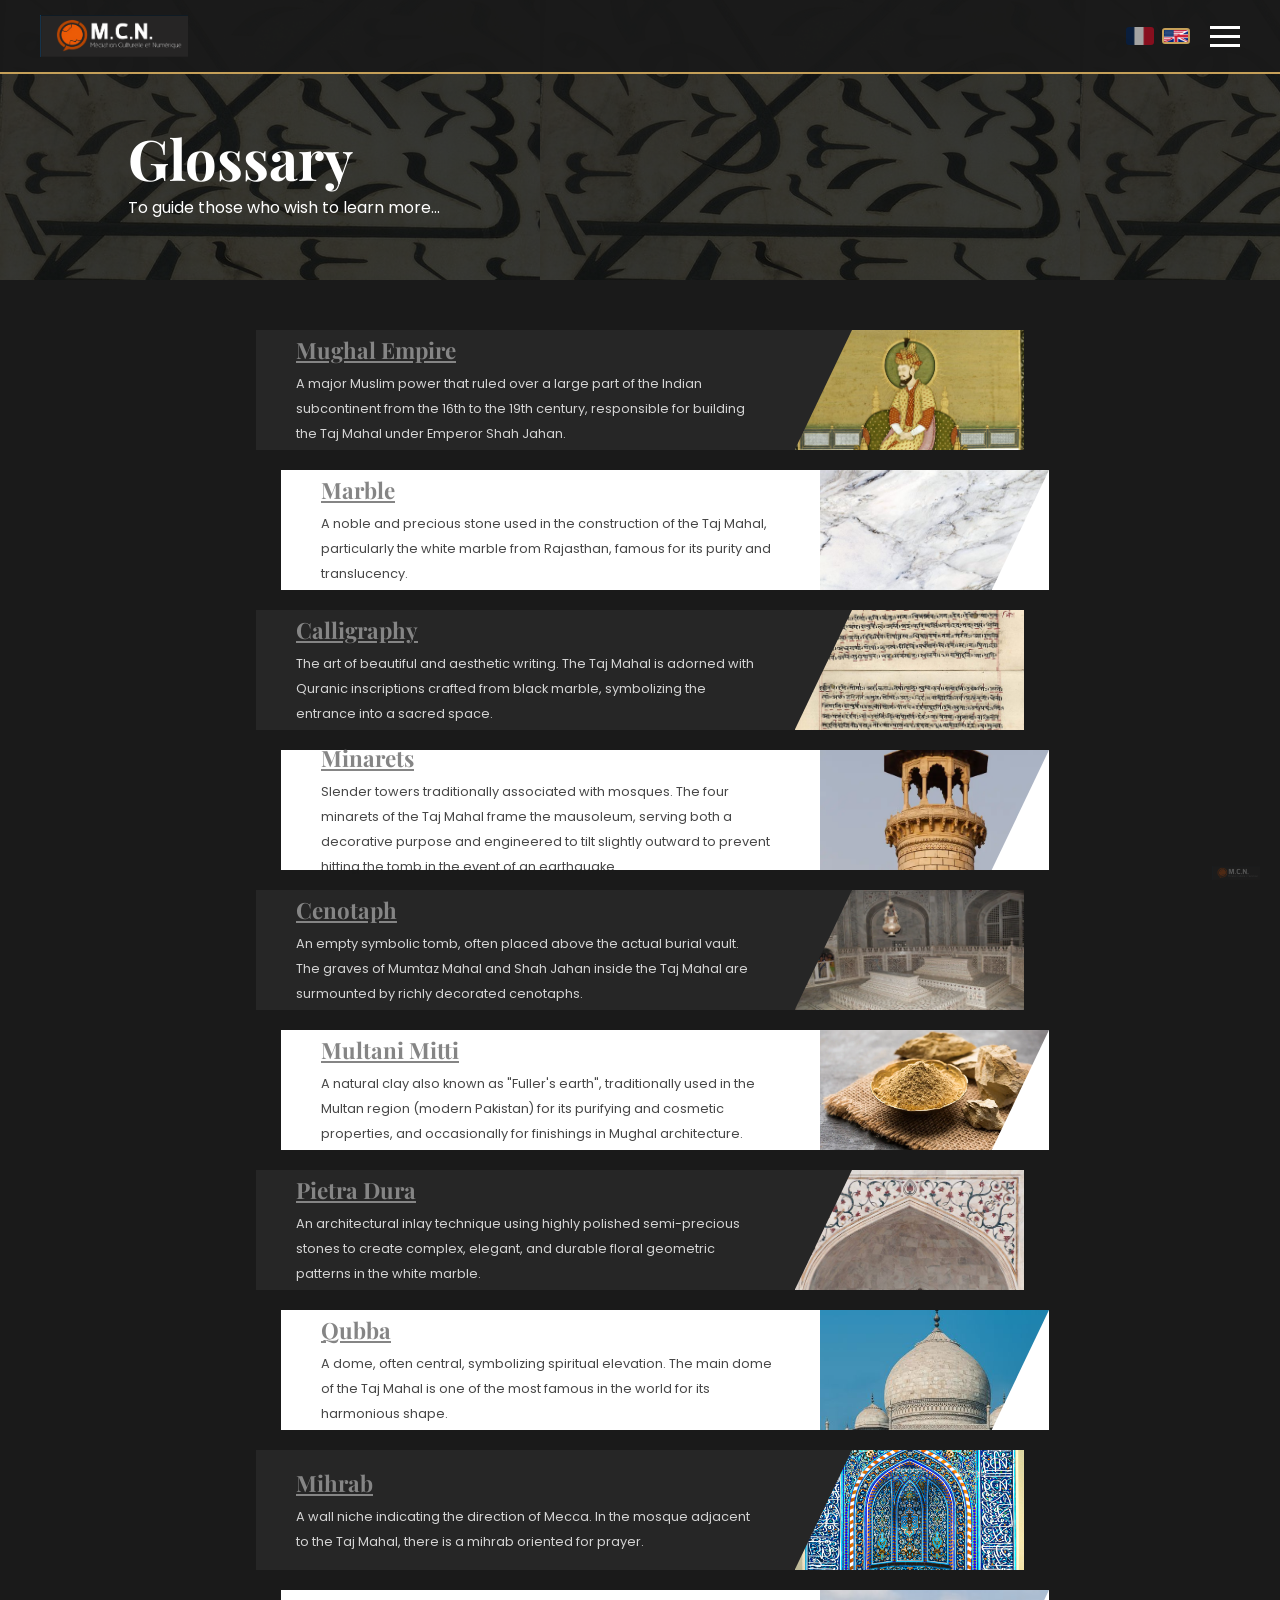
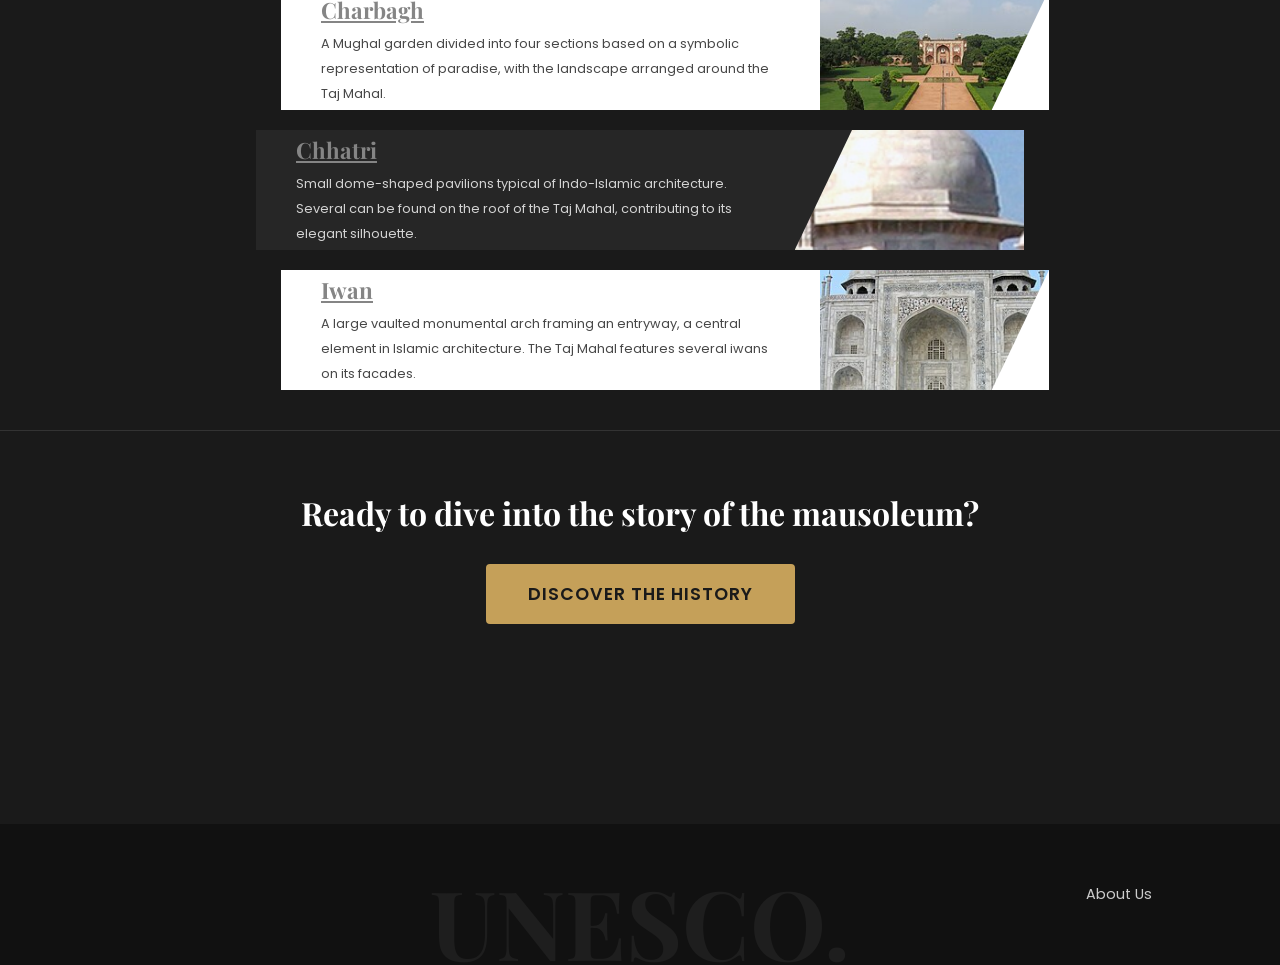
<file: Glossary.html>
<!DOCTYPE html>
<html lang="en">
<head>
    <meta charset="UTF-8">
    <meta name="viewport" content="width=device-width, initial-scale=1.0">
    <title>Glossary - M.C.N.</title>
    <link rel="stylesheet" href="style.css">
    <link href="https://fonts.googleapis.com/css2?family=Playfair+Display:wght@700&family=Poppins:wght@300;400;600&display=swap" rel="stylesheet">
</head>
<body>

    <input type="checkbox" id="menu-toggle" class="menu-checkbox">
    <aside class="side-menu">
        <ul class="menu-list">
            <li><a href="Home_Page.html">Home</a></li>
            <li class="active"><a href="#">Glossary</a></li>
            <li><a href="History.html">History</a></li>
            <li><a href="Architecture_en.html">Architecture</a></li>
            <li><a href="Visiting.html">Visit</a></li>
            <li><a href="Team.html">About us</a></li>
        </ul>
    </aside>
    <label for="menu-toggle" class="menu-overlay"></label>

    <div class="main-wrapper">
        <nav class="top-nav">
            <div class="logo-box">
                <a href="Home_Page.html"><img src="images/MCN.png" alt="MCN – Cultural and Digital Mediation" class="logo-img"></a>
            </div>
            <div class="nav-right">
                <div class="lang-flags">
                    <a href="Glossaire.html"><img src="images/ensign_of_France.png" alt="FR" class="flag-icon"></a>
                    <a href="Glossary.html"><img src="images/eng_flag.png" alt="EN" class="flag-icon active-flag"></a>
                </div>
                <label for="menu-toggle" class="menu-trigger">
                    <span class="bar"></span>
                    <span class="bar"></span>
                    <span class="bar"></span>
                </label>
            </div>
        </nav>

        <main class="about-page">
            <header class="about-hero">
                <h1>Glossary</h1>
                <p>To guide those who wish to learn more...</p>
            </header>

            <br>
            <br>

            <section class="about-content">

                <div class="team-list">
                    
                    <div class="member-card dark">
                        <div class="member-info">
                            <a target="_blank" href="https://en.wikipedia.org/wiki/Mughal_Empire" style="color:#858585;"><h4>Mughal Empire</h4></a>
                            <span>A major Muslim power that ruled over a large part of the Indian subcontinent from the 16th to the 19th century, responsible for building the Taj Mahal under Emperor Shah Jahan.</span>
                        </div>
                        <div class="member-photo">
                            <img src="images/moghol.jpg" alt="Mughal">
                        </div>
                    </div>

                    <div class="member-card light reversed">
                        <div class="member-info">
                            <a target="_blank" href="https://en.wikipedia.org/wiki/Marble" style="color:#858585;"><h4>Marble</h4></a>
                            <span>A noble and precious stone used in the construction of the Taj Mahal, particularly the white marble from Rajasthan, famous for its purity and translucency.</span>
                        </div>
                        <div class="member-photo">
                            <img src="images/marbre.jpg" alt="Marble">
                        </div>
                    </div>
                    
                    <div class="member-card dark">
                        <div class="member-info">
                            <a target="_blank" href="https://en.wikipedia.org/wiki/Calligraphy" style="color:#858585;"><h4>Calligraphy</h4></a>
                            <span>The art of beautiful and aesthetic writing. The Taj Mahal is adorned with Quranic inscriptions crafted from black marble, symbolizing the entrance into a sacred space.</span>
                        </div>
                        <div class="member-photo">
                            <img src="images/calligraphie.jpg" alt="Calligraphy">
                        </div>
                    </div>

                    <div class="member-card light reversed">
                        <div class="member-info">
                            <a target="_blank" href="https://en.wikipedia.org/wiki/Minaret" style="color:#858585;"><h4>Minarets</h4></a>
                            <span>Slender towers traditionally associated with mosques. The four minarets of the Taj Mahal frame the mausoleum, serving both a decorative purpose and engineered to tilt slightly outward to prevent hitting the tomb in the event of an earthquake.</span>
                        </div>
                        <div class="member-photo">
                            <img src="images/minaret.jpg" alt="Minaret">
                        </div>
                    </div>

                    <div class="member-card dark">
                        <div class="member-info">
                            <a target="_blank" href="https://en.wikipedia.org/wiki/Cenotaph" style="color:#858585;"><h4>Cenotaph</h4></a>
                            <span>An empty symbolic tomb, often placed above the actual burial vault. The graves of Mumtaz Mahal and Shah Jahan inside the Taj Mahal are surmounted by richly decorated cenotaphs.</span>
                        </div>
                        <div class="member-photo">
                            <img src="images/cenotaphe.jpg" alt="Cenotaph">
                        </div>
                    </div>

                    <div class="member-card light reversed">
                        <div class="member-info">
                            <a target="_blank" href="https://en.wikipedia.org/wiki/Fuller%27s_earth" style="color:#858585;"><h4>Multani Mitti</h4></a>
                            <span>A natural clay also known as "Fuller's earth", traditionally used in the Multan region (modern Pakistan) for its purifying and cosmetic properties, and occasionally for finishings in Mughal architecture.</span>
                        </div>
                        <div class="member-photo">
                            <img src="images/multiani.jpg" alt="Multani mitti">
                        </div>
                    </div>

                    <div class="member-card dark">
                        <div class="member-info">
                            <a target="_blank" href="https://en.wikipedia.org/wiki/Pietra_dura" style="color:#858585;"><h4>Pietra Dura</h4></a>
                            <span>An architectural inlay technique using highly polished semi-precious stones to create complex, elegant, and durable floral geometric patterns in the white marble.</span>
                        </div>
                        <div class="member-photo">
                            <img src="images/pietradura.jpg" alt="Pietra dura">
                        </div>
                    </div>

                    <div class="member-card light reversed">
                        <div class="member-info">
                            <a target="_blank" href="https://en.wikipedia.org/wiki/Dome" style="color:#858585;"><h4>Qubba</h4></a>
                            <span>A dome, often central, symbolizing spiritual elevation. The main dome of the Taj Mahal is one of the most famous in the world for its harmonious shape.</span>
                        </div>
                        <div class="member-photo">
                            <img src="images/qubba.jpg" alt="Qubba">
                        </div>
                    </div>

                    <div class="member-card dark">
                        <div class="member-info">
                            <a target="_blank" href="https://en.wikipedia.org/wiki/Mihrab" style="color:#858585;"><h4>Mihrab</h4></a>
                            <span>A wall niche indicating the direction of Mecca. In the mosque adjacent to the Taj Mahal, there is a mihrab oriented for prayer.</span>
                        </div>
                        <div class="member-photo">
                            <img src="images/mihrab.jpg" alt="Mihrab">
                        </div>
                    </div>

                    <div class="member-card light reversed">
                        <div class="member-info">
                            <a target="_blank" href="https://en.wikipedia.org/wiki/Charbagh" style="color:#858585;"><h4>Charbagh</h4></a>
                            <span>A Mughal garden divided into four sections based on a symbolic representation of paradise, with the landscape arranged around the Taj Mahal.</span>
                        </div>
                        <div class="member-photo">
                            <img src="images/charbagh.jpg" alt="Charbagh">
                        </div>
                    </div>

                    <div class="member-card dark">
                        <div class="member-info">
                            <a target="_blank" href="https://en.wikipedia.org/wiki/Chhatri" style="color:#858585;"><h4>Chhatri</h4></a>
                            <span>Small dome-shaped pavilions typical of Indo-Islamic architecture. Several can be found on the roof of the Taj Mahal, contributing to its elegant silhouette.
</span>
                        </div>
                        <div class="member-photo">
                            <img src="images/chhatri.jpg" alt="Chhatri">
                        </div>
                    </div>

                    <div class="member-card light reversed">
                        <div class="member-info">
                            <a target="_blank" href="https://en.wikipedia.org/wiki/Iwan" style="color:#858585;"><h4>Iwan</h4></a>
                            <span>A large vaulted monumental arch framing an entryway, a central element in Islamic architecture. The Taj Mahal features several iwans on its facades.</span>
                        </div>
                        <div class="member-photo">
                            <img src="images/iwan.jpg" alt="Iwan">
                        </div>
                    </div>

                </div>
            </section>

            <section class="ida-container">
                <h3 class="ida-title">Ready to dive into the story of the mausoleum?</h3>
                <a href="History.html" class="cta-button">Discover the History</a>
            </section>

        </main>
        <footer>
            <div class="footer-content">
                <div class="footer-left">
                    <div class="mcn-watermark">
                        <img src="images/MCN.png" alt="MCN">
                    </div>
                </div>
                <div class="footer-center">
                    <a href="Team.html">About Us</a>
                </div>
            </div>
            <div class="unesco-watermark">UNESCO.</div>
        </footer>
</body>
</html>
</file>
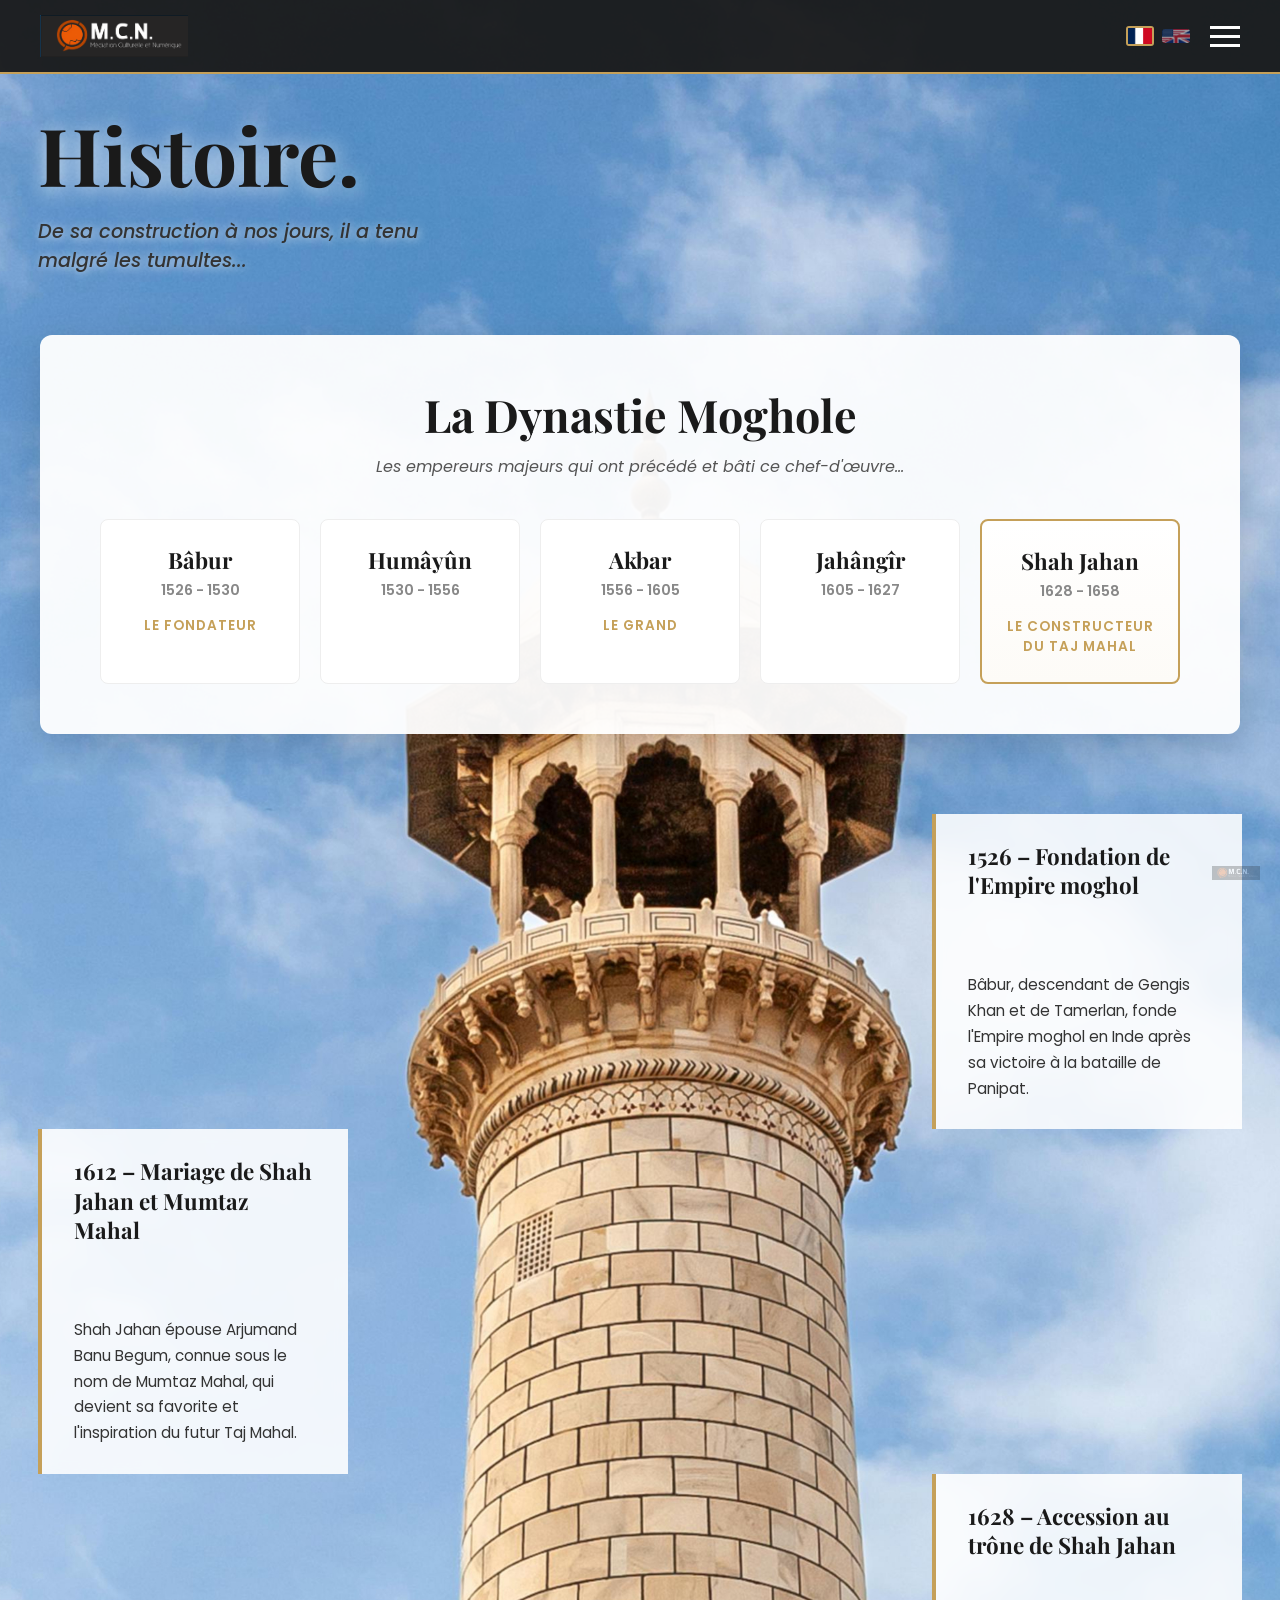
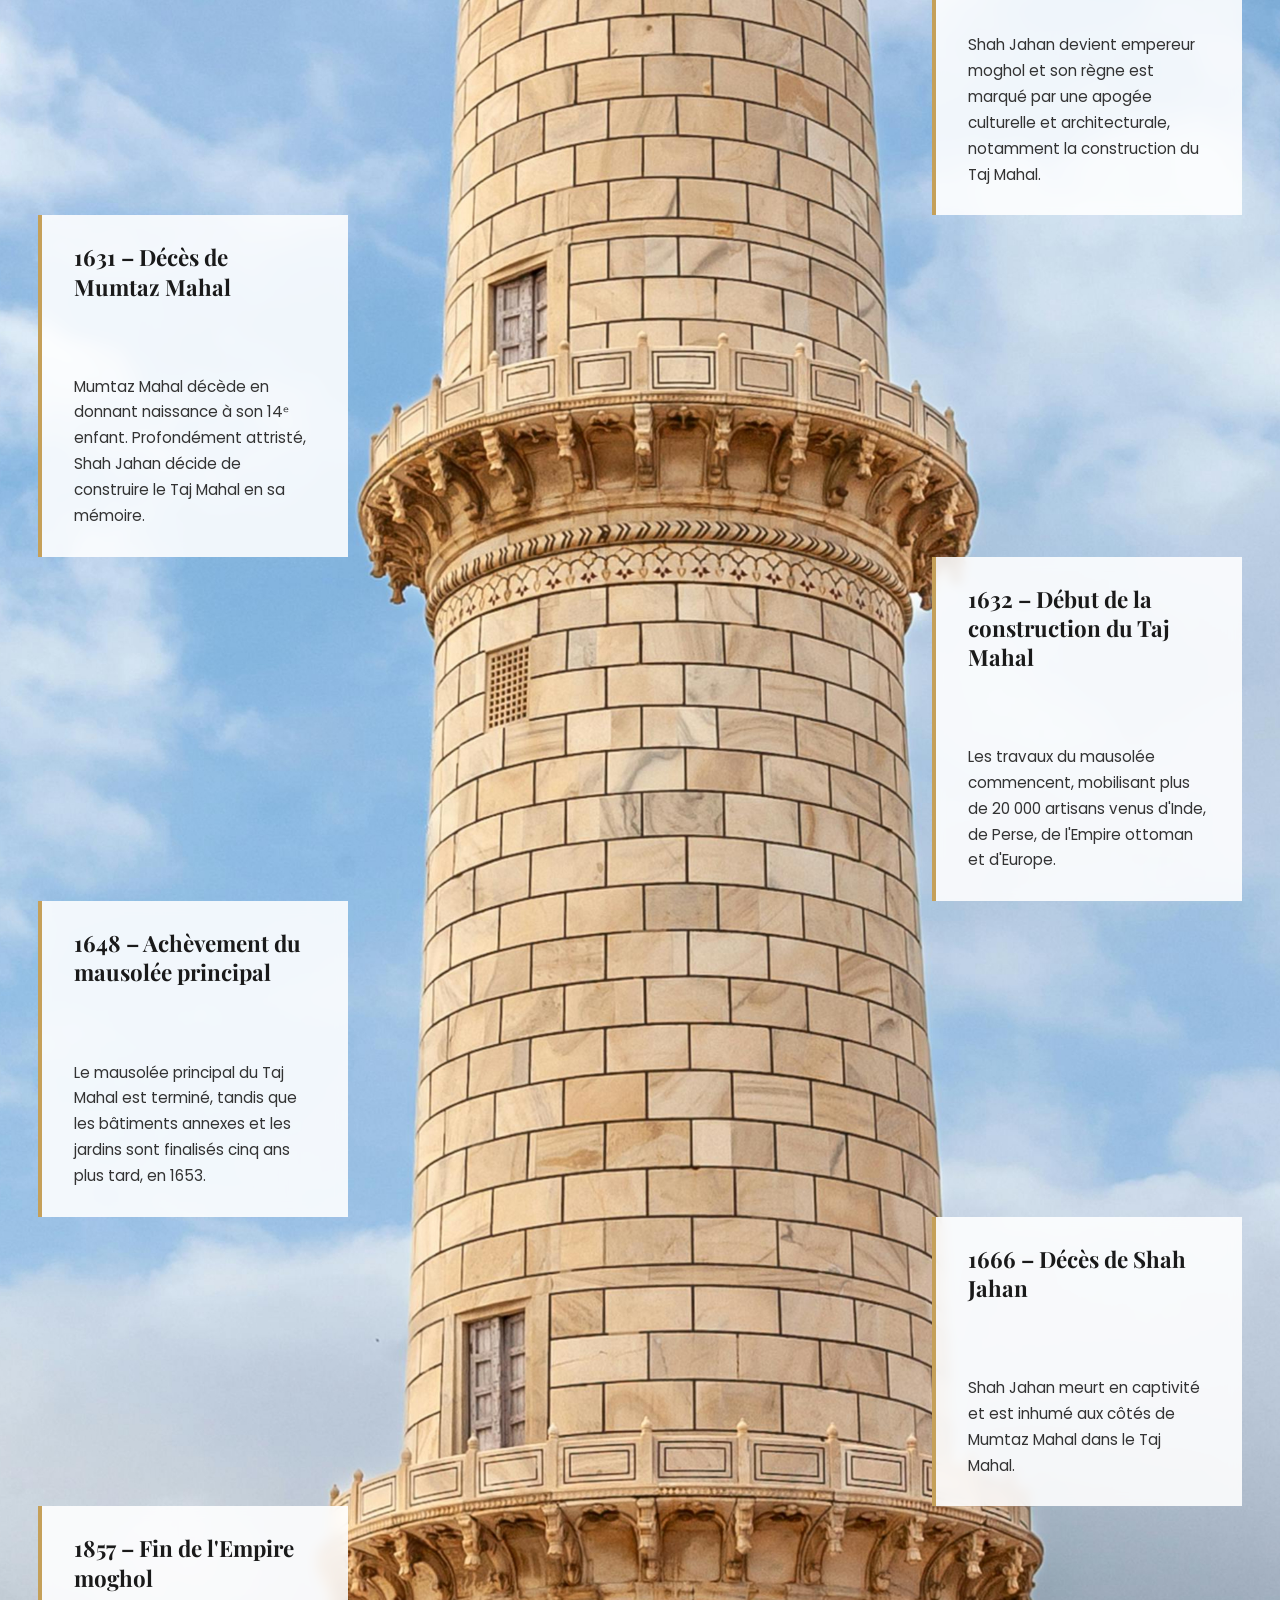
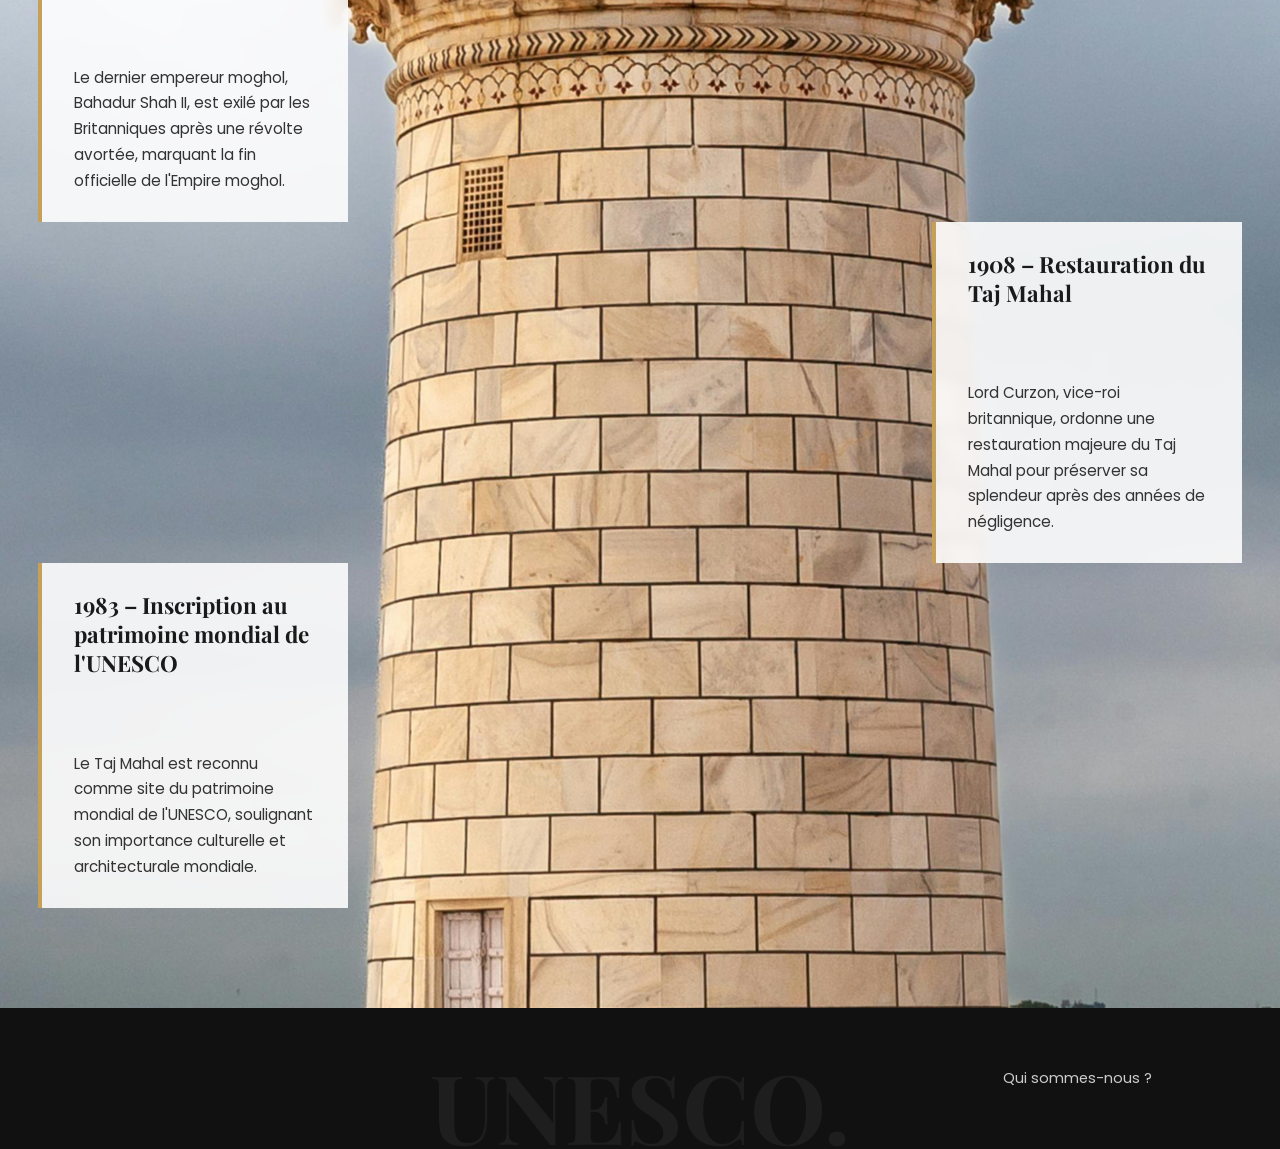
<file: Histoire.html>
<!DOCTYPE html>
<html lang="fr">
<head>
    <meta charset="UTF-8">
    <meta name="viewport" content="width=device-width, initial-scale=1.0">
    <title>Histoire du Taj Mahal - M.C.N.</title>
    <link rel="stylesheet" href="style.css">
    <link href="https://fonts.googleapis.com/css2?family=Playfair+Display:ital,wght@0,400;0,700;1,400&family=Poppins:wght@300;400;600&display=swap" rel="stylesheet">
</head>

<body>

    <input type="checkbox" id="menu-toggle" class="menu-checkbox">

    <aside class="side-menu">
        <ul class="menu-list">
            <li><a href="index.html">Accueil</a></li>
            <li><a href="Glossaire.html">Glossaire</a></li>
            <li class="active"><a href="Histoire.html">Histoire</a></li>
            <li><a href="Architecture.html">Architecture</a></li>
            <li><a href="Visite.html">Visite</a></li>
            <li><a href="Equipe.html">Contact</a></li>
        </ul>
    </aside>

    <label for="menu-toggle" class="menu-overlay"></label>

    <div class="main-wrapper">

        <nav class="top-nav">
            <div class="logo-box">
                <a href="index.html"><img src="images/MCN.png" alt="MCN – Médiation Culturelle et Numérique" class="logo-img"></a>
            </div>
            <div class="nav-right">
                <div class="lang-flags">
                    <a href="Histoire.html"><img src="images/ensign_of_France.png" alt="FR" class="flag-icon active-flag"></a>
                    <a href="History.html"><img src="images/eng_flag.png" alt="EN" class="flag-icon"></a>
                </div>
                <label for="menu-toggle" class="menu-trigger">
                    <span class="bar"></span>
                    <span class="bar"></span>
                    <span class="bar"></span>
                </label>
            </div>
        </nav>

        <main class="hist-page-container">
            
            <div class="hist-header">
                <h1>Histoire.</h1>
                <p class="subtitle">De sa construction à nos jours, il a tenu<br>malgré les tumultes...</p>
                </div>

            <section class="dynasty-section">
                <div class="dynasty-intro">
                    <h2>La Dynastie Moghole</h2>
                    <p>Les empereurs majeurs qui ont précédé et bâti ce chef-d'œuvre...</p>
                </div>
                
                <div class="dynasty-container">
                    <div class="dynasty-card">
                        <h4>Bâbur</h4>
                        <span class="reign-dates">1526 - 1530</span>
                        <p>Le fondateur</p>
                    </div>
                    
                    <div class="dynasty-card">
                        <h4>Humâyûn</h4>
                        <span class="reign-dates">1530 - 1556</span>
                    </div>

                    <div class="dynasty-card">
                        <h4>Akbar</h4>
                        <span class="reign-dates">1556 - 1605</span>
                        <p>Le Grand</p>
                    </div>

                    <div class="dynasty-card">
                        <h4>Jahângîr</h4>
                        <span class="reign-dates">1605 - 1627</span>
                    </div>

                    <div class="dynasty-card highlight-card">
                        <h4>Shah Jahan</h4>
                        <span class="reign-dates">1628 - 1658</span>
                        <p>Le constructeur du Taj Mahal</p>
                    </div>
                </div>
            </section>
            <div class="hist-off-grid">
                <div class="hist-column offset-col">
                    <h1>1526 – Fondation de l'Empire moghol</h1>
                    <p>Bâbur, descendant de Gengis Khan et de Tamerlan, fonde l'Empire moghol en Inde après sa victoire à la bataille de Panipat.</p>
                </div>
            </div>

            <div class="hist-grid">
                <div class="hist-column">
                    <h1>1612 – Mariage de Shah Jahan et Mumtaz Mahal</h1>
                    <p>Shah Jahan épouse Arjumand Banu Begum, connue sous le nom de Mumtaz Mahal, qui devient sa favorite et l'inspiration du futur Taj Mahal.</p>
                </div>
            </div>

            <div class="hist-off-grid">
                <div class="hist-column offset-col">
                    <h1>1628 – Accession au trône de Shah Jahan</h1>
                    <p>Shah Jahan devient empereur moghol et son règne est marqué par une apogée culturelle et architecturale, notamment la construction du Taj Mahal.</p>
                </div>
            </div>

            <div class="hist-grid">
                <div class="hist-column">
                    <h1>1631 – Décès de Mumtaz Mahal</h1>
                    <p>Mumtaz Mahal décède en donnant naissance à son 14ᵉ enfant. Profondément attristé, Shah Jahan décide de construire le Taj Mahal en sa mémoire.</p>
                </div>
            </div>

            <div class="hist-off-grid">
                <div class="hist-column offset-col">
                    <h1>1632 – Début de la construction du Taj Mahal</h1>
                    <p>Les travaux du mausolée commencent, mobilisant plus de 20 000 artisans venus d'Inde, de Perse, de l'Empire ottoman et d'Europe.</p>
                </div>
            </div>

            <div class="hist-grid">
                <div class="hist-column">
                    <h1>1648 – Achèvement du mausolée principal</h1>
                    <p>Le mausolée principal du Taj Mahal est terminé, tandis que les bâtiments annexes et les jardins sont finalisés cinq ans plus tard, en 1653.</p>
                </div>
            </div>

            <div class="hist-off-grid">
                <div class="hist-column offset-col">
                    <h1>1666 – Décès de Shah Jahan</h1>
                    <p>Shah Jahan meurt en captivité et est inhumé aux côtés de Mumtaz Mahal dans le Taj Mahal.</p>
                </div>
            </div>

            <div class="hist-grid">
                <div class="hist-column">
                    <h1>1857 – Fin de l'Empire moghol</h1>
                    <p>Le dernier empereur moghol, Bahadur Shah II, est exilé par les Britanniques après une révolte avortée, marquant la fin officielle de l'Empire moghol.</p>
                </div>
            </div>

            <div class="hist-off-grid">
                <div class="hist-column offset-col">
                    <h1>1908 – Restauration du Taj Mahal</h1>
                    <p>Lord Curzon, vice-roi britannique, ordonne une restauration majeure du Taj Mahal pour préserver sa splendeur après des années de négligence.</p>
                </div>
            </div>

            <div class="hist-grid">
                <div class="hist-column">
                    <h1>1983 – Inscription au patrimoine mondial de l'UNESCO</h1>
                    <p>Le Taj Mahal est reconnu comme site du patrimoine mondial de l'UNESCO, soulignant son importance culturelle et architecturale mondiale.</p>
                </div>
            </div>

        </main>

        <footer>
            <div class="footer-content">
                <div class="footer-left">
                    <div class="mcn-watermark">
                        <img src="images/MCN.png" alt="MCN">
                    </div>
                </div>
                <div class="footer-center">
                    <a href="Equipe.html">Qui sommes-nous ?</a>
                </div>
            </div>
            <div class="unesco-watermark">UNESCO.</div>
        </footer>
    </div>

</body>
</html>
</file>
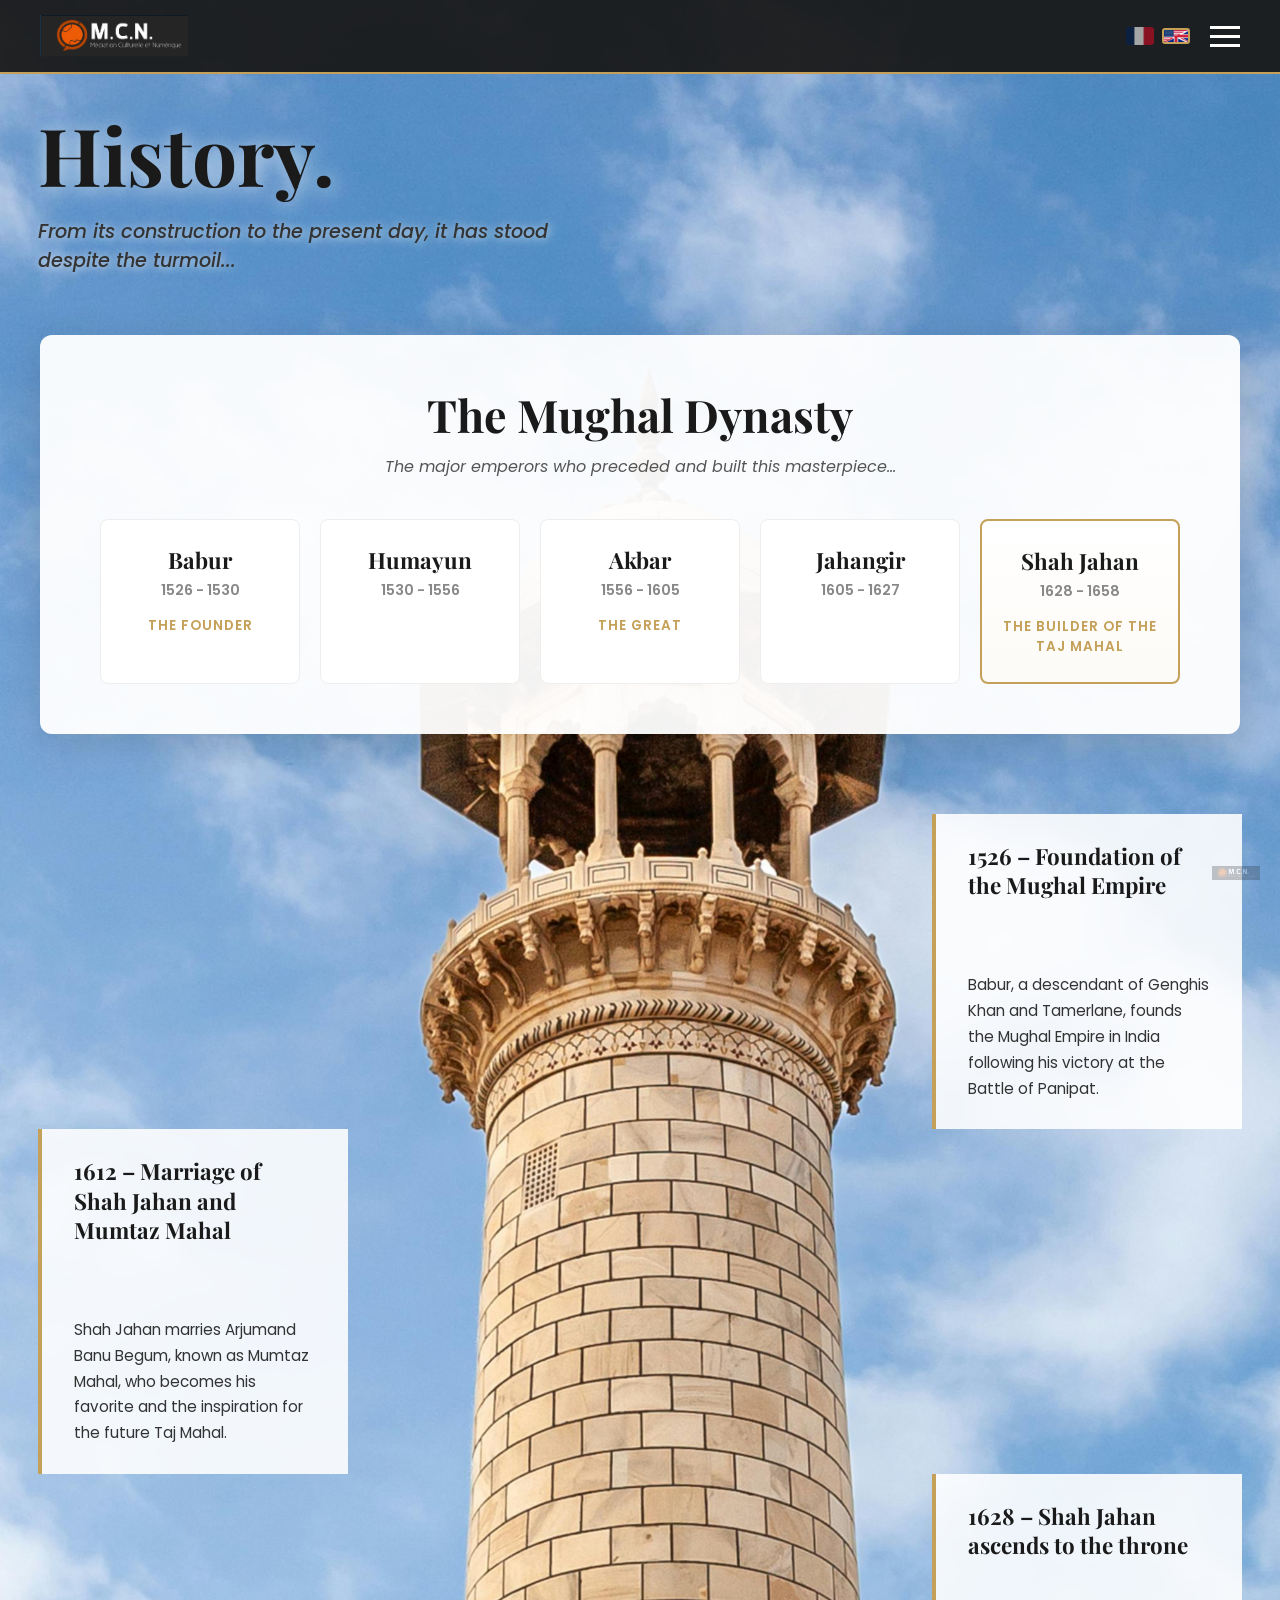
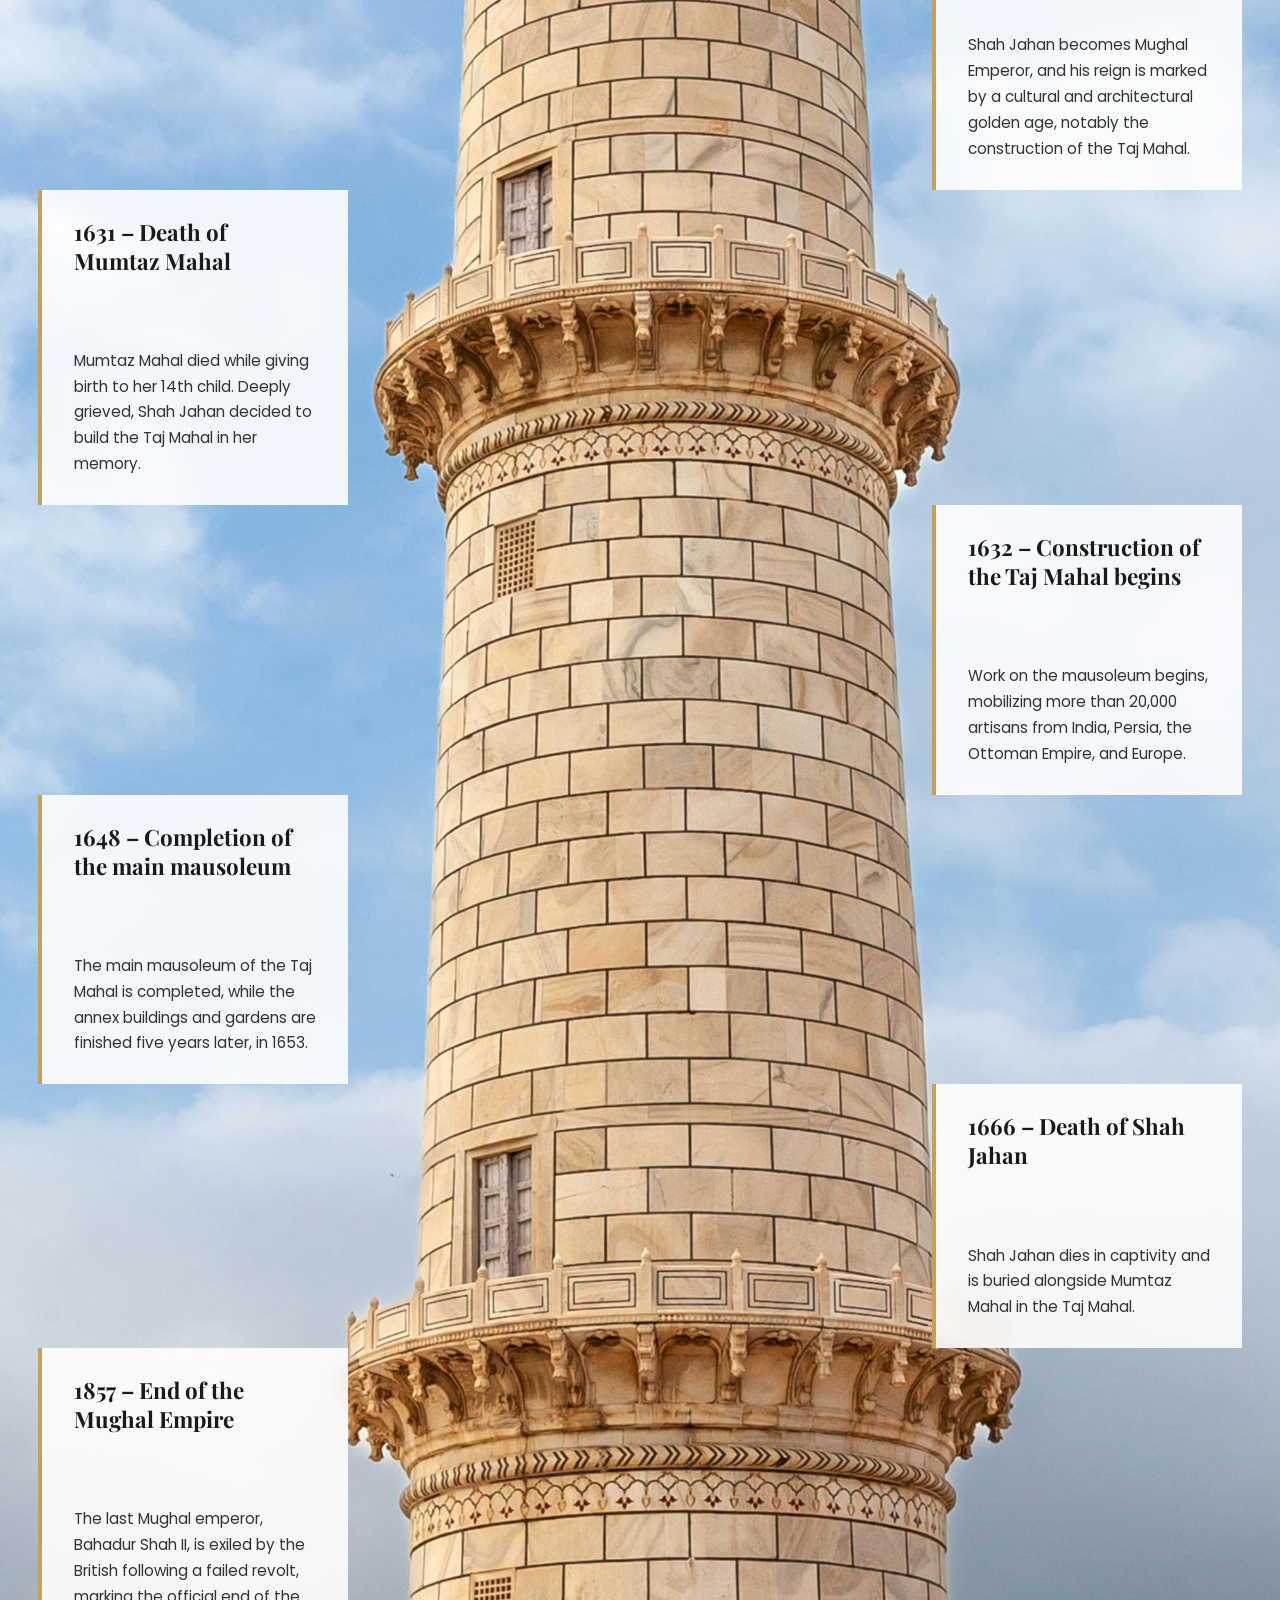
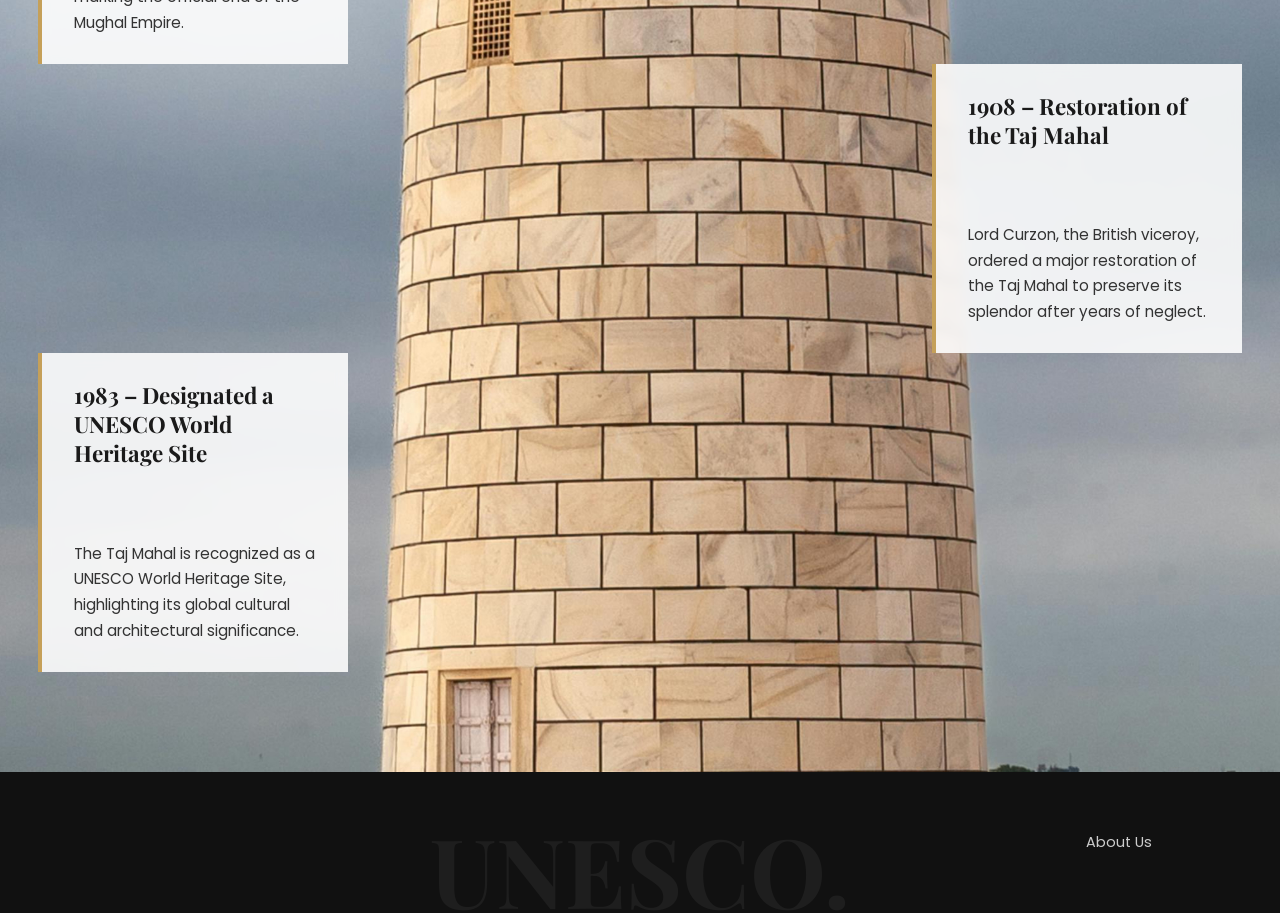
<file: History.html>
<!DOCTYPE html>
<html lang="en">
<head>
    <meta charset="UTF-8">
    <meta name="viewport" content="width=device-width, initial-scale=1.0">
    <title>History of the Taj Mahal - M.C.N.</title>
    <link rel="stylesheet" href="style.css">
    <link href="https://fonts.googleapis.com/css2?family=Playfair+Display:ital,wght@0,400;0,700;1,400&family=Poppins:wght@300;400;600&display=swap" rel="stylesheet">
</head>

<body>

    <input type="checkbox" id="menu-toggle" class="menu-checkbox">

    <aside class="side-menu">
        <ul class="menu-list">
            <li><a href="Home_Page.html">Home</a></li>
            <li><a href="Glossary.html">Glossary</a></li>
            <li class="active"><a href="#">History</a></li>
            <li><a href="Architecture_en.html">Architecture</a></li>
            <li><a href="Visiting.html">Visit</a></li>
            <li><a href="Team.html">About us</a></li>
        </ul>
    </aside>

    <label for="menu-toggle" class="menu-overlay"></label>

    <div class="main-wrapper">

        <nav class="top-nav">
            <div class="logo-box">
                <a href="Home_Page.html"><img src="images/MCN.png" alt="MCN – Cultural and Digital Mediation" class="logo-img"></a>
            </div>
            <div class="nav-right">
                <div class="lang-flags">
                    <a href="Histoire.html"><img src="images/ensign_of_France.png" alt="FR" class="flag-icon"></a>
                    <a href="History.html"><img src="images/eng_flag.png" alt="EN" class="flag-icon active-flag"></a>
                </div>
                <label for="menu-toggle" class="menu-trigger">
                    <span class="bar"></span>
                    <span class="bar"></span>
                    <span class="bar"></span>
                </label>
            </div>
        </nav>

        <main class="hist-page-container">
            
            <div class="hist-header">
                <h1>History.</h1>
                <p class="subtitle">From its construction to the present day, it has stood<br>despite the turmoil...</p>
            </div>

            <section class="dynasty-section">
                <div class="dynasty-intro">
                    <h2>The Mughal Dynasty</h2>
                    <p>The major emperors who preceded and built this masterpiece...</p>
                </div>
                
                <div class="dynasty-container">
                    <div class="dynasty-card">
                        <h4>Babur</h4>
                        <span class="reign-dates">1526 - 1530</span>
                        <p>The Founder</p>
                    </div>
                    
                    <div class="dynasty-card">
                        <h4>Humayun</h4>
                        <span class="reign-dates">1530 - 1556</span>
                    </div>

                    <div class="dynasty-card">
                        <h4>Akbar</h4>
                        <span class="reign-dates">1556 - 1605</span>
                        <p>The Great</p>
                    </div>

                    <div class="dynasty-card">
                        <h4>Jahangir</h4>
                        <span class="reign-dates">1605 - 1627</span>
                    </div>

                    <div class="dynasty-card highlight-card">
                        <h4>Shah Jahan</h4>
                        <span class="reign-dates">1628 - 1658</span>
                        <p>The Builder of the Taj Mahal</p>
                    </div>
                </div>
            </section>

            <div class="hist-off-grid">
                <div class="hist-column offset-col">
                    <h1>1526 – Foundation of the Mughal Empire</h1>
                    <p>Babur, a descendant of Genghis Khan and Tamerlane, founds the Mughal Empire in India following his victory at the Battle of Panipat.</p>
                </div>
            </div>

            <div class="hist-grid">
                <div class="hist-column">
                    <h1>1612 – Marriage of Shah Jahan and Mumtaz Mahal</h1>
                    <p>Shah Jahan marries Arjumand Banu Begum, known as Mumtaz Mahal, who becomes his favorite and the inspiration for the future Taj Mahal.</p>
                </div>
            </div>

            <div class="hist-off-grid">
                <div class="hist-column offset-col">
                    <h1>1628 – Shah Jahan ascends to the throne</h1>
                    <p>Shah Jahan becomes Mughal Emperor, and his reign is marked by a cultural and architectural golden age, notably the construction of the Taj Mahal.</p>
                </div>
            </div>

            <div class="hist-grid">
                <div class="hist-column">
                    <h1>1631 – Death of Mumtaz Mahal</h1>
                    <p>Mumtaz Mahal died while giving birth to her 14th child. Deeply grieved, Shah Jahan decided to build the Taj Mahal in her memory.</p>
                </div>
            </div>

            <div class="hist-off-grid">
                <div class="hist-column offset-col">
                    <h1>1632 – Construction of the Taj Mahal begins</h1>
                    <p>Work on the mausoleum begins, mobilizing more than 20,000 artisans from India, Persia, the Ottoman Empire, and Europe.</p>
                </div>
            </div>

            <div class="hist-grid">
                <div class="hist-column">
                    <h1>1648 – Completion of the main mausoleum</h1>
                    <p>The main mausoleum of the Taj Mahal is completed, while the annex buildings and gardens are finished five years later, in 1653.</p>
                </div>
            </div>

            <div class="hist-off-grid">
                <div class="hist-column offset-col">
                    <h1>1666 – Death of Shah Jahan</h1>
                    <p>Shah Jahan dies in captivity and is buried alongside Mumtaz Mahal in the Taj Mahal.</p>
                </div>
            </div>

            <div class="hist-grid">
                <div class="hist-column">
                    <h1>1857 – End of the Mughal Empire</h1>
                    <p>The last Mughal emperor, Bahadur Shah II, is exiled by the British following a failed revolt, marking the official end of the Mughal Empire.</p>
                </div>
            </div>

            <div class="hist-off-grid">
                <div class="hist-column offset-col">
                    <h1>1908 – Restoration of the Taj Mahal</h1>
                    <p>Lord Curzon, the British viceroy, ordered a major restoration of the Taj Mahal to preserve its splendor after years of neglect. </p>
                </div>
            </div>

            <div class="hist-grid">
                <div class="hist-column">
                    <h1>1983 – Designated a UNESCO World Heritage Site</h1>
                    <p>The Taj Mahal is recognized as a UNESCO World Heritage Site, highlighting its global cultural and architectural significance.</p>
                </div>
            </div>

        </main>

        <footer>
            <div class="footer-content">
                <div class="footer-left">
                    <div class="mcn-watermark">
                        <img src="images/MCN.png" alt="MCN">
                    </div>
                </div>
                <div class="footer-center">
                    <a href="Team.html">About Us</a>
                </div>
            </div>
            <div class="unesco-watermark">UNESCO.</div>
        </footer>
    </div>

</body>
</html>
</file>
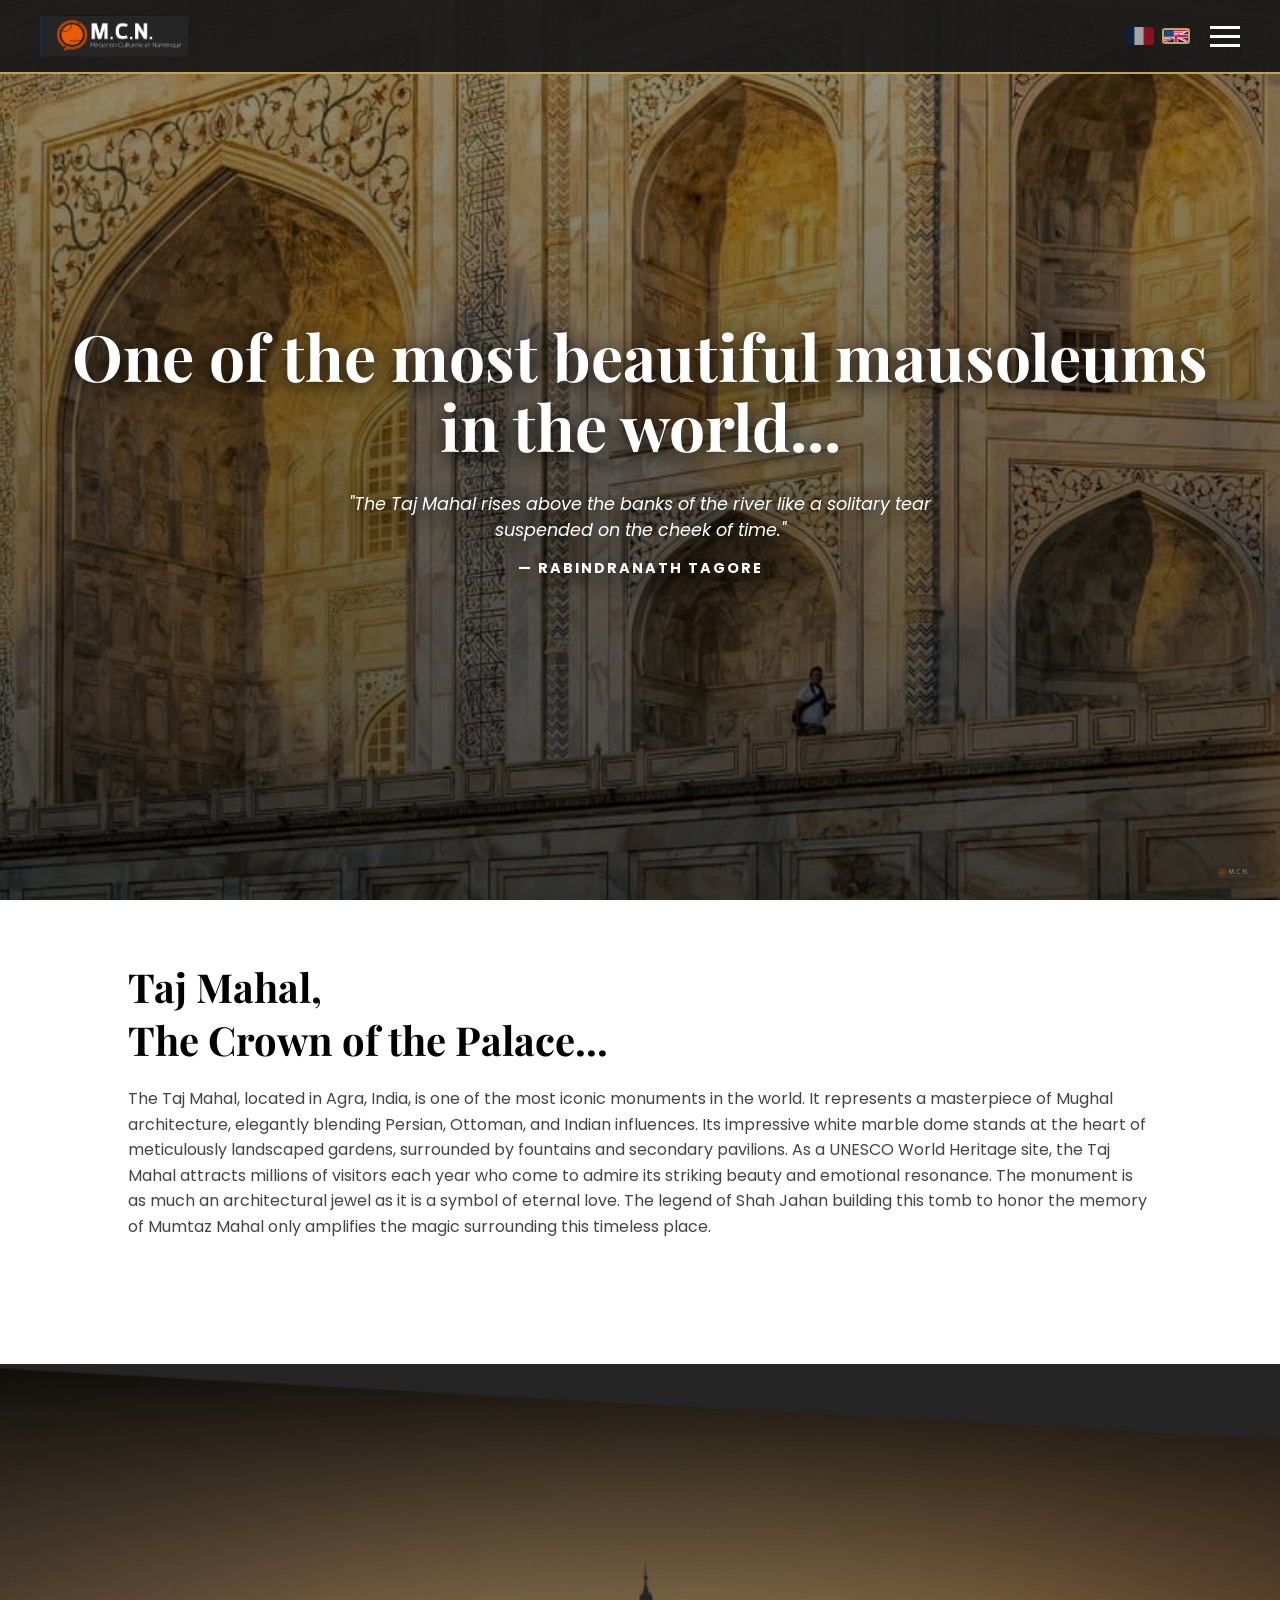
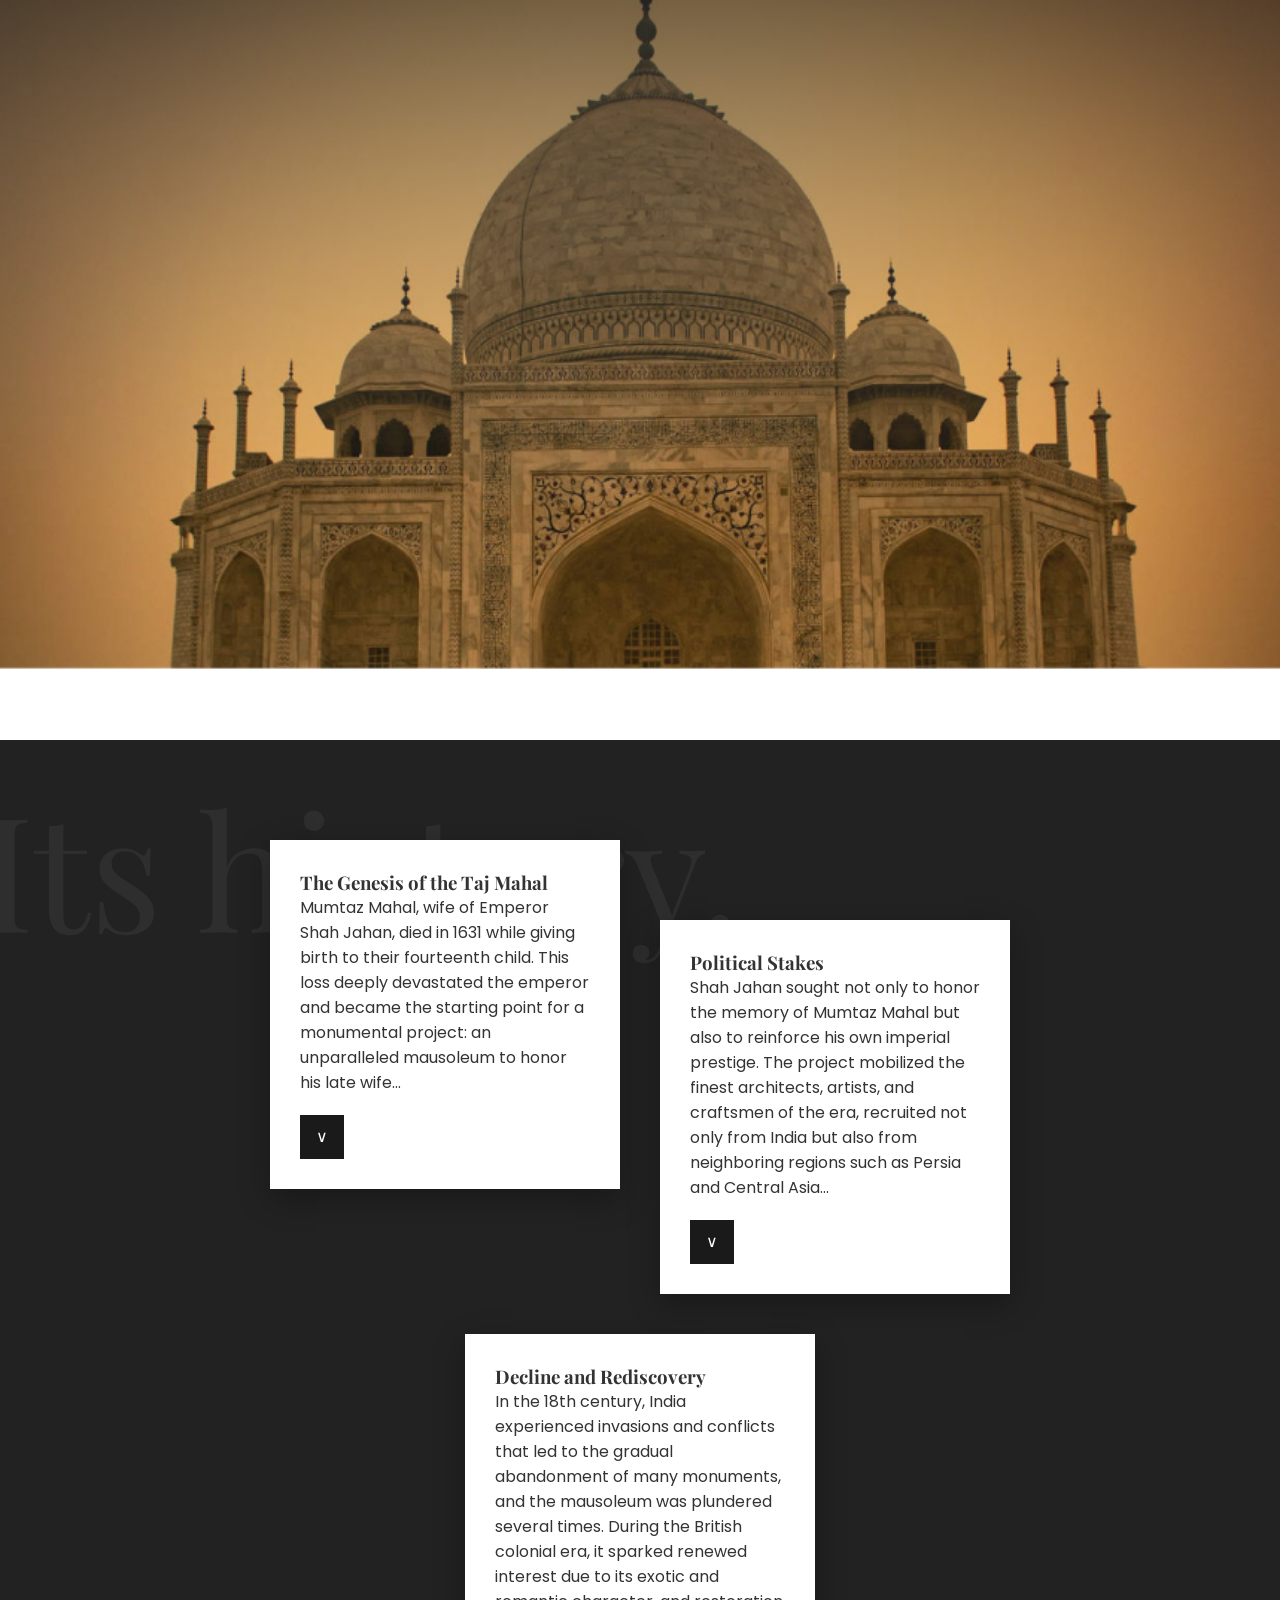
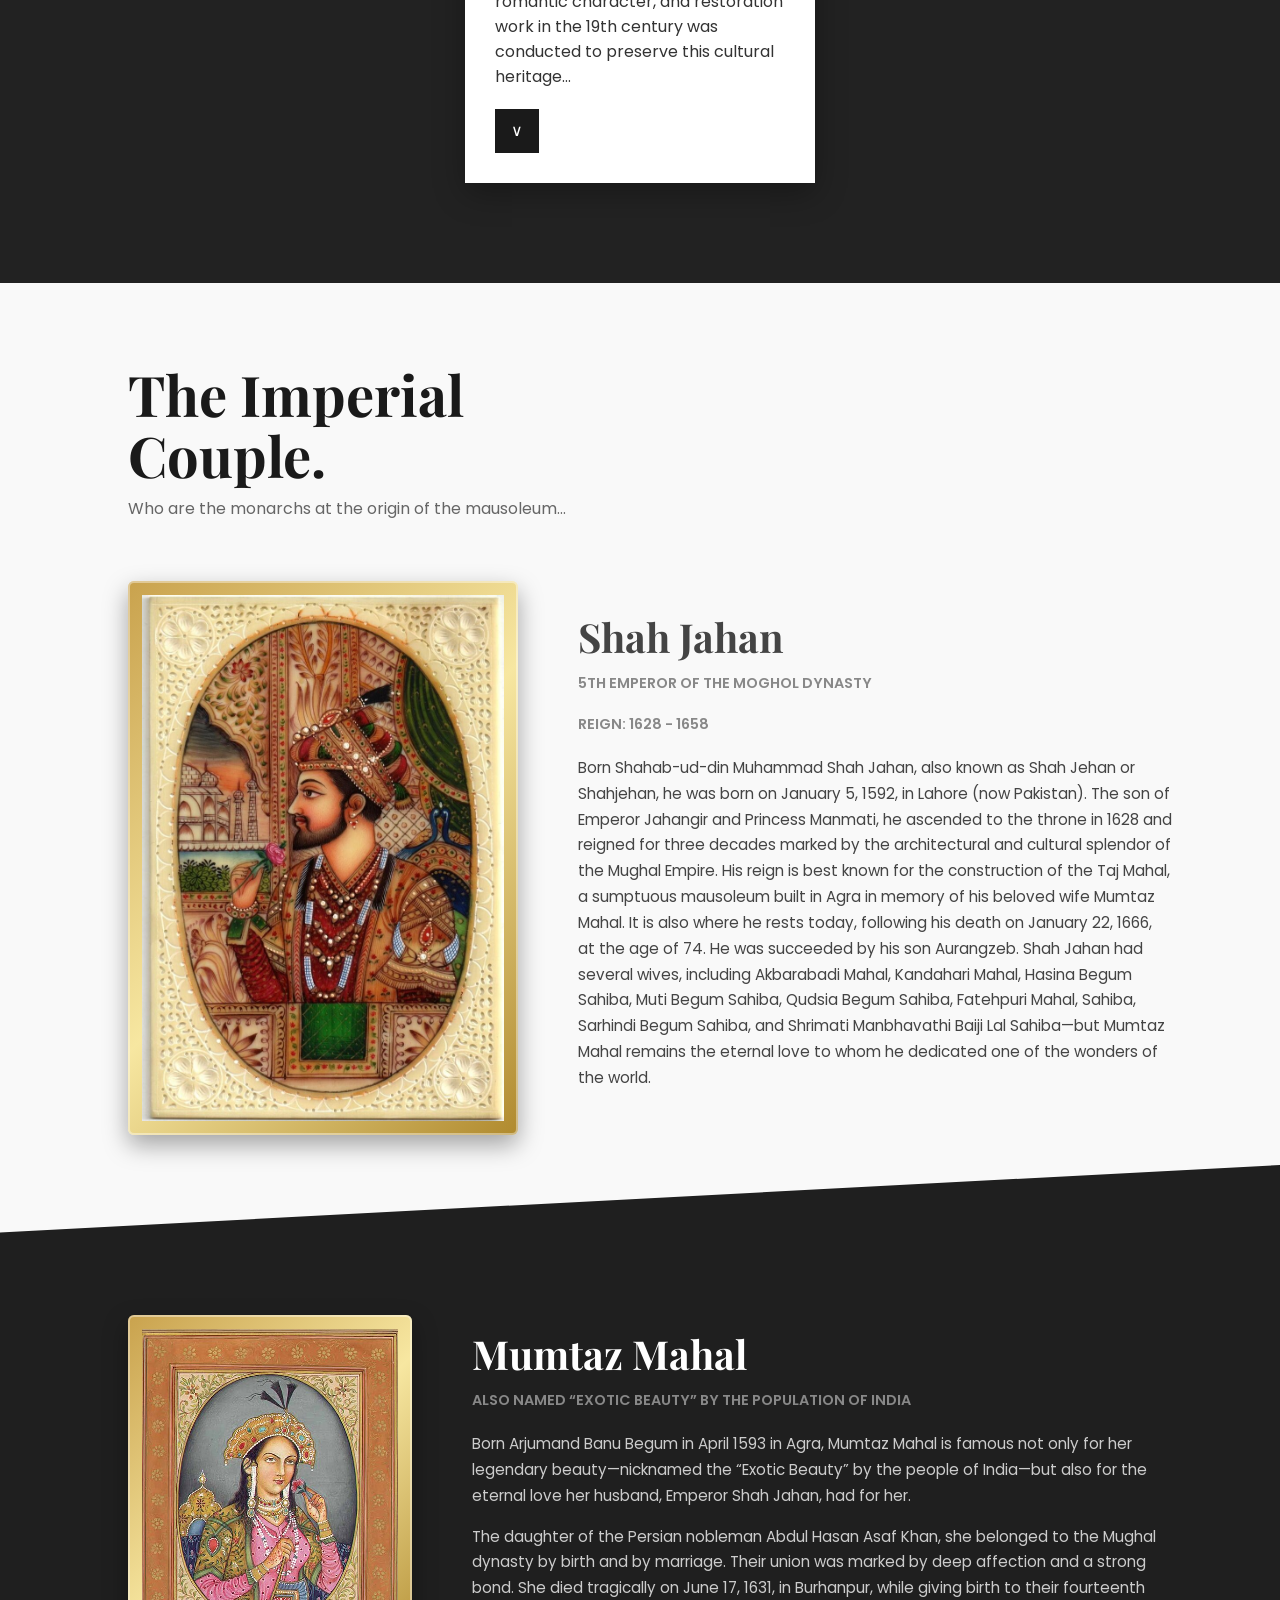
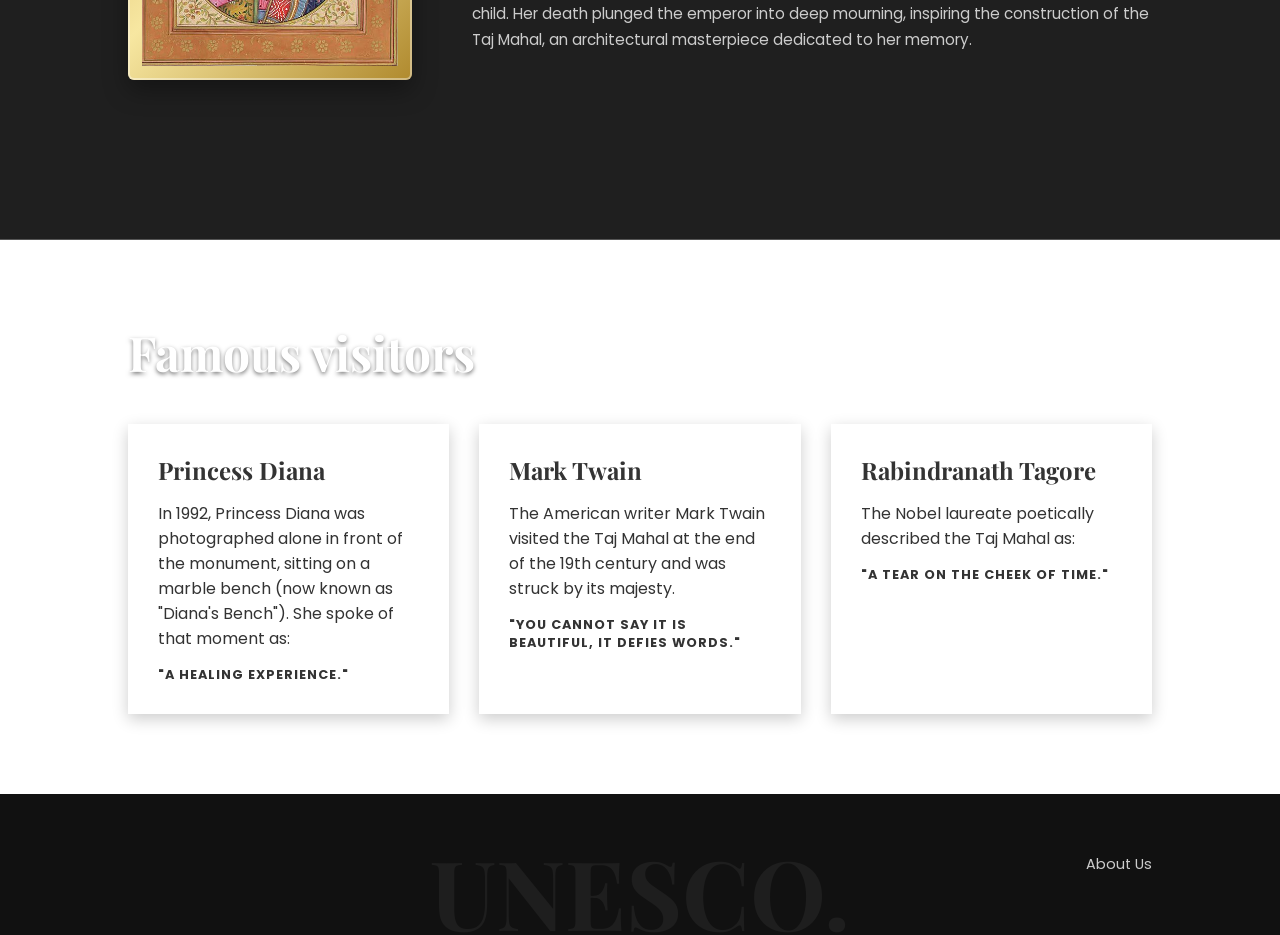
<file: Home_Page.html>
<!DOCTYPE html>
<html lang="en">
<head>
    <meta charset="UTF-8">
    <meta name="viewport" content="width=device-width, initial-scale=1.0">
    <title>Taj Mahal - M.C.N.</title>
    <link rel="stylesheet" href="style.css">
    <link href="https://fonts.googleapis.com/css2?family=Playfair+Display:ital,wght@0,400;0,700;1,400&family=Poppins:wght@300;400;600&display=swap" rel="stylesheet">
</head>
<body>

    <input type="checkbox" id="menu-toggle" class="menu-checkbox">

    <aside class="side-menu">
        <ul class="menu-list">
            <li class="active"><a href="#">Home</a></li>
            <li><a href="Glossary.html">Glossary</a></li>
            <li><a href="History.html">History</a></li>
            <li><a href="Architecture_en.html">Architecture</a></li>
            <li><a href="Visiting.html">Visit</a></li>
            <li><a href="Team.html">About us</a></li>
        </ul>
    </aside>

    <label for="menu-toggle" class="menu-overlay"></label>

    <div class="main-wrapper">

        <nav class="top-nav">
            <div class="logo-box">
                <a href="#"><img src="images/MCN.png" alt="MCN – Cultural and Digital Mediation" class="logo-img"></a>
            </div>
            <div class="nav-right">

                <div class="lang-flags">
                    <a href="index.html"><img src="images/ensign_of_France.png" alt="FR" class="flag-icon"></a>
                    <a href="Home_Page.html"><img src="images/eng_flag.png" alt="EN" class="flag-icon active-flag"></a>
                </div>

                <label for="menu-toggle" class="menu-trigger">
                    <span class="bar"></span>
                    <span class="bar"></span>
                    <span class="bar"></span>
                </label>
            </div>
        </nav>

        <header class="hero">
            <div class="hero-content">
                <h1>One of the most beautiful mausoleums <br> in the world...</h1>
                <div class="quote-container">
                    <p class="quote">"The Taj Mahal rises above the banks of the river like a solitary tear suspended on the cheek of time."</p>
                    <span class="author">— Rabindranath Tagore</span>
                </div>
            </div>
        </header>

        <section class="intro-text">
            <h2>Taj Mahal,<br>The Crown of the Palace...</h2>
            <p>The Taj Mahal, located in Agra, India, is one of the most iconic monuments in the world. It represents a masterpiece of Mughal architecture, elegantly blending Persian, Ottoman, and Indian influences. Its impressive white marble dome stands at the heart of meticulously landscaped gardens, surrounded by fountains and secondary pavilions.
            As a UNESCO World Heritage site, the Taj Mahal attracts millions of visitors each year who come to admire its striking beauty and emotional resonance.
            The monument is as much an architectural jewel as it is a symbol of eternal love. The legend of Shah Jahan building this tomb to honor the memory of Mumtaz Mahal only amplifies the magic surrounding this timeless place.
            </p>
        </section>

        <section class="intro-image">
            <img src="images/Taj-Darkhal.png" alt="View of the Taj Mahal">
        </section>

        <section id="histoire" class="history-section">
            <div class="bg-calligraphy">Its history.</div>
            <div class="container history-grid">
                
                <div class="expandable-card">
                    <input type="checkbox" id="expand1" class="expand-check">
                    <div class="card-content">
                        <h3>The Genesis of the Taj Mahal</h3>
                        <p>Mumtaz Mahal, wife of Emperor Shah Jahan, died in 1631 while giving birth to their fourteenth child. This loss deeply devastated the emperor and became the starting point for a monumental project: an unparalleled mausoleum to honor his late wife...</p>

                        <div class="extra-text">
                            <p>The history of the Taj Mahal is intimately linked to that of the Mughal Empire, one of the most prosperous and influential periods in Indian history. Under the reign of Shah Jahan, the fifth emperor of the Mughal dynasty, the subcontinent reached a cultural and architectural pinnacle. Son of Jahangir, Shah Jahan inherited a powerful and stable empire. Yet, his life was marked by personal tragedies, notably the loss of his beloved wife, Mumtaz Mahal, who died in 1631 while giving birth to their fourteenth child. This loss deeply devastated the emperor and became the starting point for his monumental project.</p>
                            <p><br>The historical context of this period shows a unique convergence of wealth, artistic expertise, and cultural influences from Persia, Central Asia, and India, which created a favorable environment for the construction of majestic structures like the Taj Mahal.</p>
                        </div>
                        <label for="expand1" class="arrow-btn">∨</label>
                    </div>
                </div>

                <div class="expandable-card offset">
                    <input type="checkbox" id="expand2" class="expand-check">
                    <div class="card-content">
                        <h3>Political Stakes</h3>
                        <p>Shah Jahan sought not only to honor the memory of Mumtaz Mahal but also to reinforce his own imperial prestige. The project mobilized the finest architects, artists, and craftsmen of the era, recruited not only from India but also from neighboring regions such as Persia and Central Asia...</p>
                        <div class="extra-text">
                            <p>Through the construction of the Taj Mahal, he sought not only to honor the memory of Mumtaz Mahal but also to reinforce his own imperial prestige. The project mobilized the finest architects, artists, and craftsmen of the era, recruited not only from India but also from neighboring regions such as Persia and Central Asia. The Mughals, great patrons of the arts, saw architecture as a way to merge diverse traditions while asserting their universal vision of imperial grandeur.</p>
                            <p><br>In this sense, the Taj Mahal also represents the pinnacle of the Mughal style, which harmoniously marries Islamic, Persian, and Hindu influences. This colossal project was also a way for Shah Jahan to align himself with the continuity of his ancestors while surpassing their achievements.</p>
                        </div>
                        <label for="expand2" class="arrow-btn">∨</label>
                    </div>
                </div>

                <div class="expandable-card">
                    <input type="checkbox" id="expand3" class="expand-check">
                    <div class="card-content">
                        <h3>Decline and Rediscovery</h3>
                        <p>In the 18th century, India experienced invasions and conflicts that led to the gradual abandonment of many monuments, and the mausoleum was plundered several times. During the British colonial era, it sparked renewed interest due to its exotic and romantic character, and restoration work in the 19th century was conducted to preserve this cultural heritage...</p>
                        <div class="extra-text">
                            <p>Following the decline of the Mughal Empire, the Taj Mahal suffered from neglect. In the 19th century, during British rule, Lord Curzon, the Viceroy of India, directed a major restoration project, completed in 1908, to return the monument to its former glory and repair the plundered areas.</p>
                        </div>
                        <label for="expand3" class="arrow-btn">∨</label>
                    </div>
                </div>

            </div>
        </section>

        <section id="couple" class="imperial-section">
            
            <div class="shah-jahan-container">
                <div class="section-header">
                    <h2>The Imperial<br> Couple.</h2>
                    <p class="subtitle">Who are the monarchs at the origin of the mausoleum...</p>
                </div>

                <div class="bio-content">
                    <div class="portrait-wrapper">
                        <div class="gold-frame">
                            <img src="images/s-l1200.jpg" alt="Shah Jahan">
                        </div>
                    </div>
                    <div class="text-wrapper">
                        <h3>Shah Jahan</h3>
                        <span class="role">5th Emperor of the Moghol Dynasty</span>
                        <span class="role">Reign: 1628 - 1658</span>
                        <p>
Born Shahab-ud-din Muhammad Shah Jahan, also known as Shah Jehan or Shahjehan, he was born on January 5, 1592, in Lahore (now Pakistan). The son of Emperor Jahangir and Princess Manmati, he ascended to the throne in 1628 and reigned for three decades marked by the architectural and cultural splendor of the Mughal Empire. His reign is best known for the construction of the Taj Mahal, a sumptuous mausoleum built in Agra in memory of his beloved wife Mumtaz Mahal. It is also where he rests today, following his death on January 22, 1666, at the age of 74. He was succeeded by his son Aurangzeb. Shah Jahan had several wives, including Akbarabadi Mahal, Kandahari Mahal, Hasina Begum Sahiba, Muti Begum Sahiba, Qudsia Begum Sahiba, Fatehpuri Mahal, Sahiba, Sarhindi Begum Sahiba, and Shrimati Manbhavathi Baiji Lal Sahiba—but Mumtaz Mahal remains the eternal love to whom he dedicated one of the wonders of the world.

</p>
                    </div>
                </div>
            </div>

            <div class="mumtaz-container">
                <div class="bio-content reverse-layout">
                    <div class="text-wrapper text-light">
                        <h3>Mumtaz Mahal</h3>
                        <span class="role">Also named “Exotic Beauty” by the population of India</span>
                        <p>
Born Arjumand Banu Begum in April 1593 in Agra, Mumtaz Mahal is famous not only for her legendary beauty—nicknamed the “Exotic Beauty” by the people of India—but also for the eternal love her husband, Emperor Shah Jahan, had for her.</p>
<p>The daughter of the Persian nobleman Abdul Hasan Asaf Khan, she belonged to the Mughal dynasty by birth and by marriage. Their union was marked by deep affection and a strong bond. She died tragically on June 17, 1631, in Burhanpur, while giving birth to their fourteenth child. Her death plunged the emperor into deep mourning, inspiring the construction of the Taj Mahal, an architectural masterpiece dedicated to her memory.</p>
</div>
                    <div class="portrait-wrapper">
                        <div class="gold-frame">
                            <img src="images/Mumtaz_Mahal.jpg" alt="Mumtaz Mahal">
                        </div>
                    </div>
                </div>
            </div>
        </section>


        <section id="visiteurs" class="visitors-section">
            <div class="visitors-header">
                <h2>Famous visitors</h2>
            </div>

            <div class="visitors-grid">
                <div class="visitor-card">
                    <h4>Princess Diana</h4>
                    <p>In 1992, Princess Diana was photographed alone in front of the monument, sitting on a marble bench (now known as "Diana's Bench"). She spoke of that moment as:
                    <p class="quote-small">"A HEALING EXPERIENCE."</p>
                </div>

                <div class="visitor-card">
                    <h4>Mark Twain</h4>
                    <p>The American writer Mark Twain visited the Taj Mahal at the end of the 19th century and was struck by its majesty.</p>
                    <p class="quote-small">"YOU CANNOT SAY IT IS BEAUTIFUL, IT DEFIES WORDS."</p>
                </div>
                
                 <div class="visitor-card">
                    <h4>Rabindranath Tagore</h4>
                    <p>The Nobel laureate poetically described the Taj Mahal as:</p>
                    <p class="quote-small">"A TEAR ON THE CHEEK OF TIME."</p>
                </div>
            </div>
        </section>

        <footer>
            <div class="footer-content">
                <div class="footer-left">
                    <div class="mcn-watermark">
                        <img src="images/MCN.png" alt="MCN">
                    </div>
                </div>
                <div class="footer-center">
                    <a href="Equipe.html">About Us</a>
                </div>
            </div>
            <div class="unesco-watermark">UNESCO.</div>
        </footer>
    </div>
</body>
</html>
</file>
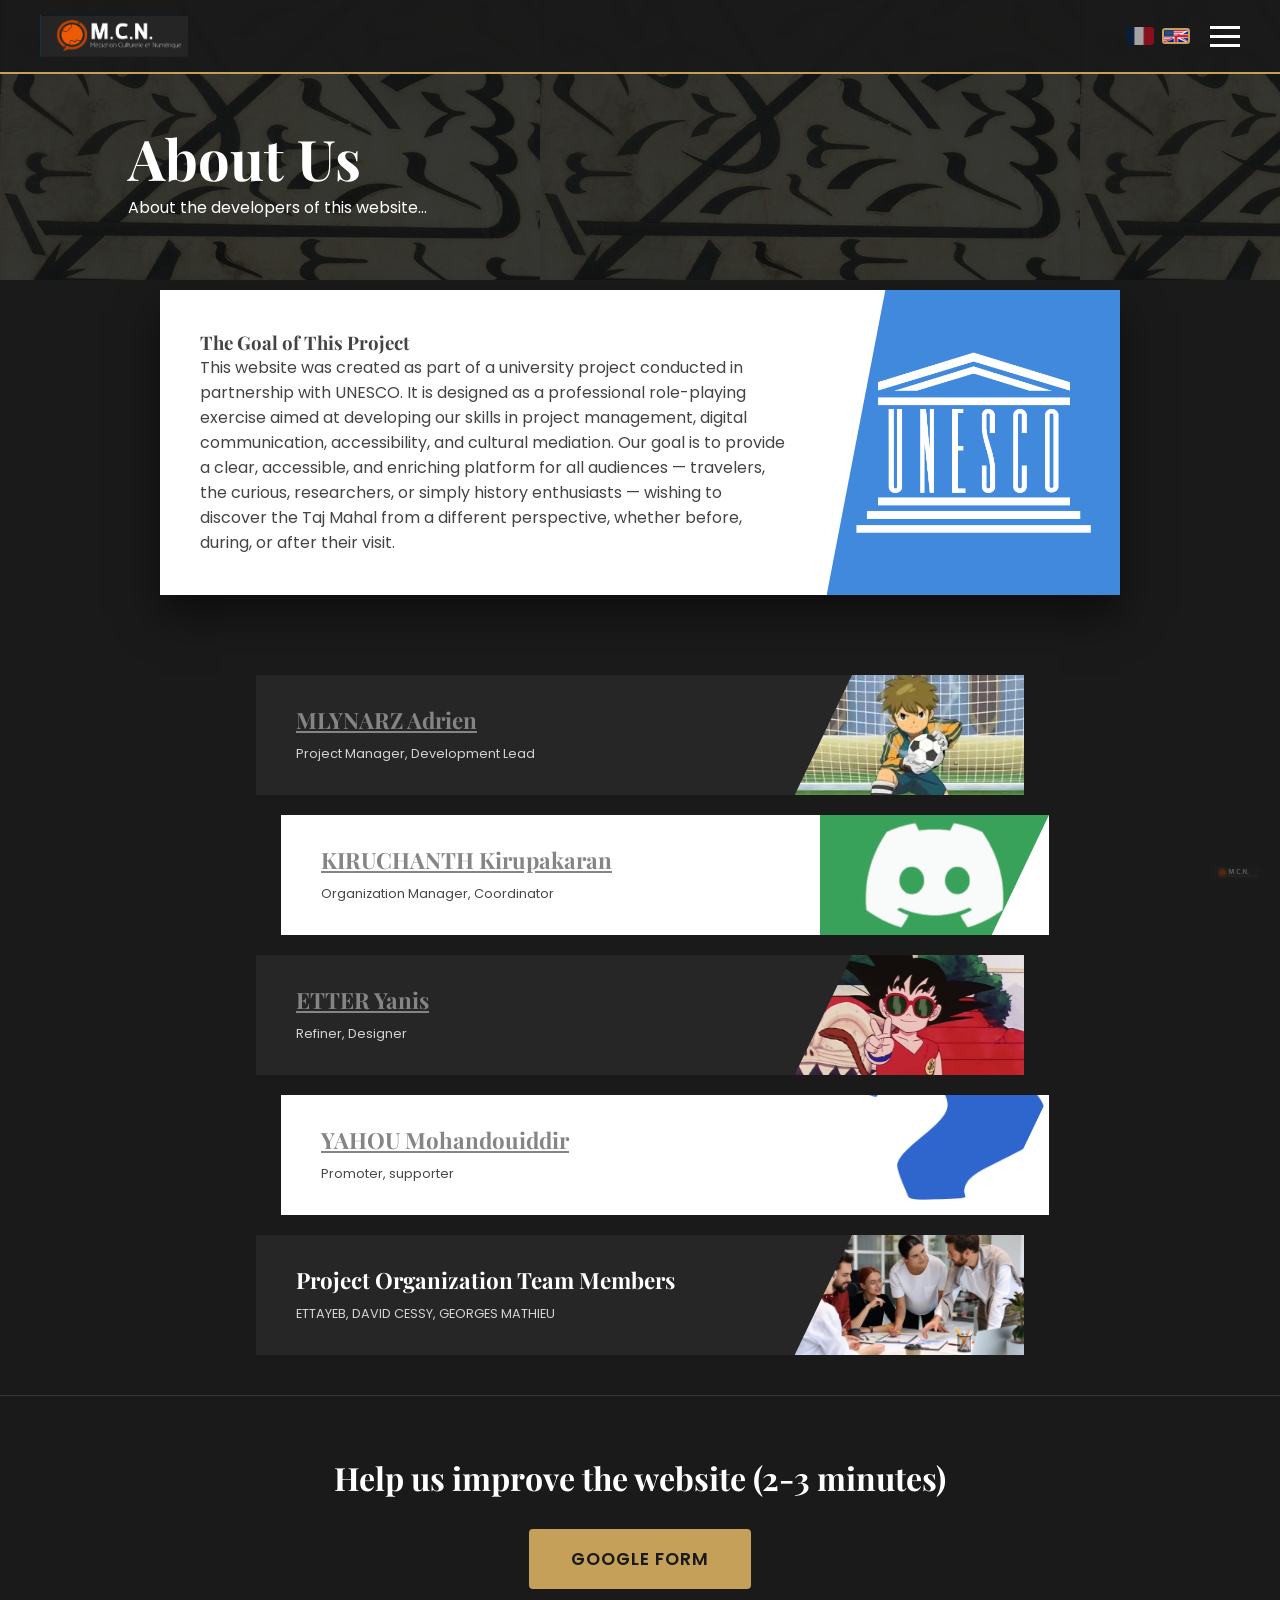
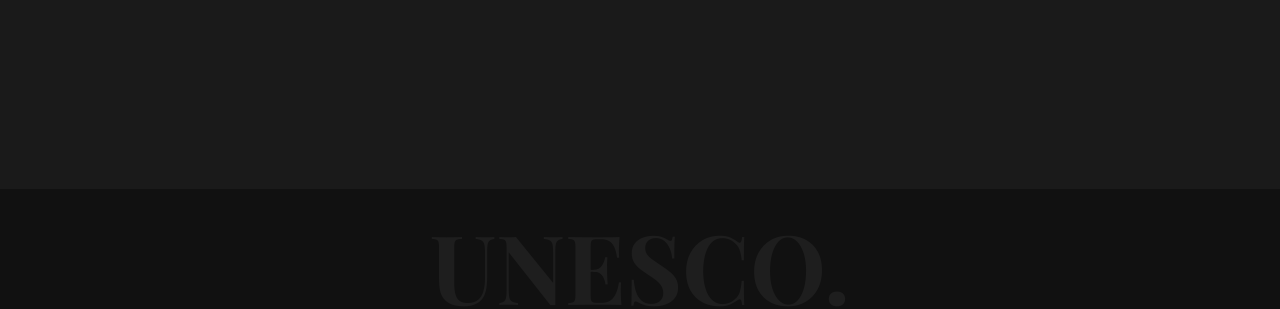
<file: Team.html>
<!DOCTYPE html>
<html lang="en">
<head>
    <meta charset="UTF-8">
    <meta name="viewport" content="width=device-width, initial-scale=1.0">
    <title>About Us - M.C.N.</title>
    <link rel="stylesheet" href="style.css">
    <link href="https://fonts.googleapis.com/css2?family=Playfair+Display:wght@700&family=Poppins:wght@300;400;600&display=swap" rel="stylesheet">
</head>
<body>

    <input type="checkbox" id="menu-toggle" class="menu-checkbox">
    <aside class="side-menu">
        <ul class="menu-list">
            <li><a href="Home_Page.html">Home</a></li>
            <li><a href="Glossary.html">Glossary</a></li>
            <li><a href="History.html">History</a></li>
            <li><a href="Architecture_en.html">Architecture</a></li>
            <li><a href="Visiting.html">Visit</a></li>
            <li class="active"><a href="#">About us</a></li>
        </ul>
    </aside>
    <label for="menu-toggle" class="menu-overlay"></label>

    <div class="main-wrapper">
        <nav class="top-nav">
            <div class="logo-box">
                <a href="Home_Page.html"><img src="images/MCN.png" alt="MCN – Cultural and Digital Mediation" class="logo-img"></a>
            </div>
            <div class="nav-right">
                <div class="lang-flags">
                    <a href="Equipe.html"><img src="images/ensign_of_France.png" alt="FR" class="flag-icon"></a>
                    <a href="Team.html"><img src="images/eng_flag.png" alt="EN" class="flag-icon active-flag"></a>
                </div>
                <label for="menu-toggle" class="menu-trigger">
                    <span class="bar"></span>
                    <span class="bar"></span>
                    <span class="bar"></span>
                </label>
            </div>
        </nav>

        <main class="about-page">
            <header class="about-hero">
                <h1>About Us</h1>
                <p>About the developers of this website...</p>
            </header>

            <br>
            <br>

            <section class="about-content">
                <div class="project-goal-card">
                    <div class="goal-text">
                        <h3>The Goal of This Project</h3>
                        <p>This website was created as part of a university project conducted in partnership with UNESCO. It is designed as a professional role-playing exercise aimed at developing our skills in project management, digital communication, accessibility, and cultural mediation.
                        Our goal is to provide a clear, accessible, and enriching platform for all audiences — travelers, the curious, researchers, or simply history enthusiasts — wishing to discover the Taj Mahal from a different perspective, whether before, during, or after their visit.</p>
                    </div>
                    <div class="goal-image unesco-blue">
                        <img src="images/kindpng_4464338.png" alt="UNESCO">
                    </div>
                </div>

                <div class="team-list">
                    
                    <div class="member-card dark">
                        <div class="member-info">
                            <a target="_blank" href="https://fr.linkedin.com/in/adrien-mlynarz-b560553a9" style="color:#858585;"><h4>MLYNARZ Adrien</h4></a>
                            <span>Project Manager, Development Lead</span>
                        </div>
                        <div class="member-photo">
                            <img src="images/darren.jpg" alt="Adrien">
                        </div>
                    </div>

                    <div class="member-card light reversed">
                        <div class="member-info">
                            <a target="_blank" href="https://www.linkedin.com/in/ayoub-kherbouche-311087338/" style="color:#858585;"><h4>KIRUCHANTH Kirupakaran</h4></a>
                            <span>Organization Manager, Coordinator</span>
                        </div>
                        <div class="member-photo">
                            <img src="images/discord-pfp.gif" alt="Ayoub">
                        </div>
                    </div>

                    <div class="member-card dark">
                        <div class="member-info">
                            <a target=‘_blank’ href="https://www.linkedin.com/in/yanis-etter-b083053a9/" style="color:#858585;"><h4>ETTER Yanis</h4></a>
                            <span>Refiner, Designer</span>
                        </div>
                        <div class="member-photo">
                            <img src="images/goku.jpg" alt="Yanis">
                        </div>
                    </div>

                    <div class="member-card light reversed">
                        <div class="member-info">
                            <a target=‘_blank’ href="https://www.linkedin.com/in/mohandouiddir-yahou-6a19943a8/" style="color:#858585;"><h4>YAHOU  Mohandouiddir</h4></a>
                            <span>Promoter, supporter</span>
                        </div>
                        <div class="member-photo">
                            <img src="images/blue_question_mark.png" alt="Mohandouiddir">
                        </div>
                    </div>

                    <div class="member-card dark">
                        <div class="member-info">
                            <h4>Project Organization Team Members</h4>
                            <span>ETTAYEB, DAVID CESSY, GEORGES MATHIEU</span>
                        </div>
                        <div class="member-photo">
                            <img src="images/chef-de-projet-digital.jpg" alt="Organizer">
                        </div>
                    </div>

                </div>
            </section>
            <section class="ida-container">
                <h2 class="ida-title">Help us improve the website (2-3 minutes)</h2>
                <a href="https://docs.google.com/forms/d/e/1FAIpQLScz7j8-voznCaHtVfakEP7bYc4MsTxaJbAoaY9TBsPQsWztZg/viewform?usp=publish-editor" target="_blank" class="cta-button">Google Form</a>
            </section>
        </main>

        <footer>
            <div class="footer-content">
                <div class="mcn-watermark">
                    <img src="images/MCN.png" alt="MCN">
                </div>
            </div>
            <div class="unesco-watermark">UNESCO.</div>
        </footer>
    </div>
</body>
</html>
</file>
<file: style.css>
/* === VARIABLES & RESET === */
:root {
    --gold: #c5a059;
    --dark-bg: #1a1a1a;
    --menu-bg: #333333;
    --text-grey: #444;
}

* { box-sizing: border-box; margin: 0; padding: 0; }

body {
    font-family: 'Poppins', sans-serif;
    background: #fff;
    color: var(--text-grey);
    overflow-x: hidden;
}

h1, h2, h3, h4 { font-family: 'Playfair Display', serif; }
img { max-width: 100%; display: block; }

/* === NAVIGATION === */
.top-nav {
    position: fixed; top: 0; width: 100%;
    display: flex; justify-content: space-between; align-items: center;
    padding: 15px 40px;
    background: rgba(26, 26, 26, 0.95);
    z-index: 900;
    color: white;
    border-bottom: 2px solid var(--gold);
}

.logo-box {
    display: flex;
    align-items: center;
}

.logo-img {
    height: 42px;
    width: auto;
}

.logo-text {
    font-size: 1.6rem;
    font-weight: 700;
}

.logo-box small {
    font-size: 0.6rem;
    letter-spacing: 1px;
    opacity: 0.8;
}

.nav-right { display: flex; align-items: center; gap: 20px; }
.lang-selector { font-size: 0.9rem; cursor: pointer; }
/* === LANGUAGE DROPDOWN === */
.lang-dropdown select {
    background: transparent;
    color: white;
    border: 1px solid var(--gold);
    padding: 4px 8px;
    font-family: 'Poppins', sans-serif;
    font-size: 0.9rem;
    cursor: pointer;
    border-radius: 4px;
    outline: none;
}

.lang-dropdown select option {
    background: var(--menu-bg);
    color: white;
}



/* Menu Latéral (Checkbox Hack) */
.menu-checkbox { display: none; }
.menu-trigger { cursor: pointer; display: flex; flex-direction: column; gap: 6px; }
.menu-trigger .bar { width: 30px; height: 3px; background: white; transition: 0.3s; }

.side-menu {
    position: fixed; top: 0; right: -320px;
    width: 320px; height: 100%;
    background: var(--menu-bg);
    z-index: 1001;
    transition: right 0.4s ease;
    padding-top: 20px; color: white;
}


.menu-list { list-style: none; padding: 0; }
.menu-list li a { 
    display: block; padding: 15px 40px; 
    color: #ccc; text-decoration: none; 
    border-bottom: 1px solid #444; 
}
.menu-list li.active { border-left: 5px solid var(--gold); background: #444; }

.menu-overlay {
    position: fixed; top: 0; left: 0; width: 100%; height: 100%;
    background: rgba(0,0,0,0.5); display: none; z-index: 1000;
}

/* Logique d'ouverture */
.menu-checkbox:checked ~ .side-menu { right: 0; }
.menu-checkbox:checked ~ .menu-overlay { display: block; }
.menu-checkbox:checked ~ .main-wrapper .menu-trigger .bar:nth-child(2) { opacity: 0; }

/* === HERO === */
.hero {
    min-height: 100vh;
    background: linear-gradient(rgba(0, 0, 0, 0.4), rgba(0, 0, 0, 0.7)), 
                url('images/architecture-taj-mahal-neo-funeraire.jpg');
    background-size: cover; 
    background-position: center;
    display: flex; 
    align-items: center; 
    justify-content: center;
    text-align: center; 
    color: white; 
    text-shadow: 0px 4px 20px rgba(0, 0, 0, 0.9);
}
.hero h1 { font-size: 4rem; line-height: 1.1; margin-bottom: 30px; }
.quote { font-style: italic; font-size: 1.1rem; max-width: 600px; margin: 0 auto; }
.author { display: block; margin-top: 15px; font-weight: bold; font-size: 0.9rem; text-transform: uppercase; letter-spacing: 2px;}

/* === INTRO TEXT === */
.intro-text { padding: 60px 10%; text-align: left; }
.intro-text h2 { font-size: 2.5rem; margin-bottom: 20px; color: #000; }
.intro-text p { max-width: 1500px; line-height: 1.6; }

/* === HISTOIRE (CARTES EXTENSIBLES) === */
.history-section {
    background: #222; padding: 100px 10%; color: white; position: relative;
    overflow: hidden;
}
.bg-calligraphy {
    position: absolute; top: 20px; left: -20px;
    font-family: 'Playfair Display'; font-size: 10rem;
    opacity: 0.05; pointer-events: none; white-space: nowrap;
}
.history-grid {
    display: flex; flex-wrap: wrap; justify-content: center; gap: 40px; position: relative;
}

/* Carte Style */
.expandable-card {
    background: white; color: #333; width: 350px; padding: 30px;
    box-shadow: 0 10px 30px rgba(0,0,0,0.3);
    transition: all 1s ease;
    align-self: flex-start;
}
.offset { margin-top: 80px; }

/* Logique d'agrandissement */
.expand-check { display: none; }
.extra-text { 
    max-height: 0; overflow: hidden; opacity: 0;
    transition: max-height 1.1s ease, opacity 0.4s ease;
}
.arrow-btn {
    display: block; width: 40px; height: 25px;
    background: #1a1a1a; color: white; text-align: center;
    margin: 20px auto 0; cursor: pointer; transition: transform 0.5s;
}

/* Checkbox :checked Actions */
.expand-check:checked ~ .card-content .extra-text { max-height: 1000px; opacity: 1; margin-top: 15px; }
.expand-check:checked ~ .card-content .arrow-btn { transform: rotate(180deg); background: var(--gold); }

/* === COUPLE IMPÉRIAL === */
.imperial-section { background: #f9f9f9; padding-top: 80px; position: relative; }
.section-header { padding: 0 10%; margin-bottom: 60px; }
.section-header h2 { font-size: 3.5rem; line-height: 1.1; color: #1a1a1a; }
.subtitle { color: #666; margin-top: 10px; }

.bio-content {
    display: flex; align-items: center; justify-content: center;
    gap: 60px; padding: 0 10% 80px; max-width: 1300px; min-width: 1300px;  margin: 0 auto;
}
.reverse-layout { flex-direction: row-reverse; padding-top: 150px; }

/* Cadres Dorés */
.gold-frame {
    padding: 14px;
    background: linear-gradient(
        135deg,
        #c9a24d,
        #f7e7a1,
        #b08a2e
    );
    border-radius: 6px;
    box-shadow: 
        0 10px 25px rgba(0,0,0,0.35),
        inset 0 0 0 2px rgba(255,255,255,0.4);
}

.gold-frame img { width: 100%; height: 100%; object-fit: cover; }

/* Texte Bio */
.text-wrapper h3 { font-size: 2.5rem; margin-bottom: 10px; }
.role { display: block; font-weight: 600; color: #888; margin-bottom: 20px; font-size: 0.9rem; text-transform: uppercase; }
.text-wrapper p { margin-bottom: 15px; line-height: 1.7; font-size: 0.95rem; max-width: 1300px; }

/* Section Mumtaz (Noire avec Diagonale) */
.mumtaz-container {
    background: #1f1f1f; color: white;
    padding-bottom: 80px; margin-top: -50px;
    clip-path: polygon(0 10%, 100% 0, 100% 100%, 0% 100%);
}
.text-light h3 { color: white; }
.text-light p { color: #ccc; }

/* === VISITEURS === */
.visitors-section {
    padding: 80px 10%;
    background: linear-gradient(rgba(0,0,0,0.4), rgba(0,0,0,0.4)), url('https://images.unsplash.com/photo-1548013146-72479768bada?auto=format&fit=crop&w=1600&q=80');
    background-size: cover; background-attachment: fixed;
    color: white;
}
.visitors-header h2 { font-size: 3rem; margin-bottom: 40px; color: #fff; text-shadow: 0 2px 4px rgba(0,0,0,0.5); }
.visitors-grid { display: flex; flex-wrap: wrap; gap: 30px; }
.visitor-card {
    background: white; color: #333; padding: 30px; flex: 1; min-width: 250px;
    box-shadow: 0 5px 15px rgba(0,0,0,0.2);
}
.visitor-card h4 { font-size: 1.5rem; margin-bottom: 15px; }
.quote-small { font-weight: bold; font-size: 0.8rem; letter-spacing: 1px; margin-top: 15px; text-transform: uppercase; }

/* === FOOTER === */
footer { background: #111; color: white; padding: 60px 10%; position: relative; overflow: hidden; }
.footer-content { display: flex; justify-content: space-between; align-items: flex-start; z-index: 2; position: relative; }
.footer-logo { font-size: 1.5rem; font-weight: bold; }
.footer-logo small { display: block; font-size: 0.7rem; font-weight: normal; opacity: 0.6; }
.footer-center { display: flex; gap: 30px; }
.footer-center a { color: #ccc; text-decoration: none; font-size: 0.9rem; transition: color 0.3s; }
.footer-center a:hover { color: var(--gold); }
.unesco-watermark {
    position: absolute; bottom: -20px; left: 50%; transform: translateX(-50%);
    font-size: 6rem; font-weight: bold; opacity: 0.05; font-family: 'Playfair Display'; pointer-events: none;
}

/* === RESPONSIVE SIMPLE === */
@media (max-width: 900px) {
    .history-grid, .bio-content, .bio-content.reverse-layout, .visitors-grid { flex-direction: column; }
    .offset { margin-top: 0; }
    .gold-frame { margin: 0 auto; }
    .text-wrapper { text-align: right; }
    .mumtaz-container { clip-path: polygon(0 3%, 100% 0, 100% 100%, 0% 100%); padding-top: 80px; }
    .hero h1 { font-size: 2.5rem; }
}

/* === PAGE ARCHITECTURE === */

/* Conteneur Principal avec image de fond */
.arch-page-container {
    width: 100%;
    min-height: 100vh;
    background: url(images/meric-dagli-vmvk172z034-unsplash.jpg);
    background-size: cover;
    background-position: center top;
    padding: 120px 10% 80px;
}

/* En-tête Architecture */
.arch-header {
    margin-bottom: 60px;
    position: relative;
    z-index: 2;
}

.arch-header h1 {
    font-size: 5rem;
    color: #1a1a1a;
    margin-bottom: 10px;
    text-shadow: 2px 2px 20px rgba(255,255,255,0.8); 
}

.arch-header .subtitle {
    font-style: italic;
    font-size: 1.2rem;
    color: #333;
    font-weight: 500;
    text-shadow: 1px 1px 10px rgba(255,255,255,0.8);
}

/* Grille Architecture (2 colonnes) */
.arch-grid {
    display: flex;
    justify-content: center;
    gap: 60px;
    max-width: 1200px;
    margin: 0 auto;
}

.arch-column {
    display: flex;
    flex-direction: column;
    gap: 60px;
    width: 380px;
}

/* La colonne de droite est décalée vers le bas */
.offset-col {
    padding-top: 200px;
}

/* Ajustement des cartes pour cette page */
.arch-grid .expandable-card {
    width: 100%;
    background: rgba(255, 255, 255, 0.95); 
}

.timeline-container {
    background: rgba(255, 255, 255, 0.95);
    padding: 60px 40px;
    margin: 40px auto;
    max-width: 1100px;
    border-radius: 20px;
    text-align: center;
    box-shadow: 0 10px 30px rgba(0,0,0,0.1);
}

.timeline-wrapper { position: relative; }

/* On cache les radios */
input[name="timeline-trigger"] { display: none; }

.timeline-bg { width: 100%; height: auto; }

.timeline-labels {
    position: absolute; top: 0; left: 0; width: 100%; height: 60px;
}

.hotspot {
    position: absolute;
    width: 45px; height: 45px;
    cursor: pointer;
    border-radius: 50%;
    top: 5px;
    transition: background 0.3s;
}

.hotspot:hover { background: rgba(197, 160, 89, 0.2); }

/* Zone de texte */
.date-info-display {
    margin-top: 40px;
    padding: 25px;
    border-top: 1px solid #eee;
    min-height: 80px;
}

.date-info-display p {
    display: none;
    font-size: 1.2rem;
    color: var(--text-grey);
    animation: fadeIn 0.5s ease;
}

/* LOGIQUE D'AFFICHAGE CSS */
#date-1526:checked ~ .date-info-display .desc-1526,
#date-1612:checked ~ .date-info-display .desc-1612,
#date-1628:checked ~ .date-info-display .desc-1628,
#date-1631:checked ~ .date-info-display .desc-1631,
#date-1632:checked ~ .date-info-display .desc-1632,
#date-1648:checked ~ .date-info-display .desc-1648,
#date-1666:checked ~ .date-info-display .desc-1666,
#date-1857:checked ~ .date-info-display .desc-1857,
#date-1908:checked ~ .date-info-display .desc-1908,
#date-1983:checked ~ .date-info-display .desc-1983 {
    display: block;
    color: var(--gold);
}

@keyframes fadeIn {
    from { opacity: 0; transform: translateY(10px); }
    to { opacity: 1; transform: translateY(0); }
}

/* --- RESPONSIVE ARCHITECTURE --- */
@media (max-width: 900px) {
    .arch-grid {
        flex-direction: column;
        align-items: center;
    }
    
    .offset-col {
        padding-top: 0;
    }

    .arch-header h1 {
        font-size: 3rem;
    }
    
    .arch-page-container {
        padding-top: 100px;
    }
}

/* === PAGES HISTOIRE === */

.hist-topbar {
  background: #222;
  color: white;
  padding: 10px 20px;
}

.hist-page-container {
  width: 100%;
  min-height: 100vh;
  background: url(images/tour.jpg);
  background-size: cover;
  background-position: center top;
  padding: 100px 3% 100px;
}

.hist-header {
    margin-bottom: 60px;
    position: relative;
    z-index: 2;
}

.hist-header h1 {
    font-size: 5rem;
    color: #1a1a1a;
    margin-bottom: 10px;
    text-shadow: 2px 2px 20px rgba(255,255,255,0.8); 
}
    
.hist-header .subtitle {
    font-style: italic;
    font-size: 1.2rem;
    color: #333;
    font-weight: 500;
    text-shadow: 1px 1px 10px rgba(255,255,255,0.8);
}

.hist-grid {
    display: flex;
    justify-content: left;
    gap: 10px;
    max-width: 1400px;
    margin: 0 auto;
}

.hist-column {
    display: flex;
    flex-direction: column;
    gap: 60px;
    width: 310px;
}
.hist-off-grid{
    display: flex;
    justify-content: right;
    gap: 60px;
    max-width: 1400px;
    margin: 0 auto;
}

.offset-col {
    padding-top: 100px;
    justify-content: right;
}


/* === PAGE QUI SOMMES-NOUS === */
.about-page { background: #1a1a1a; min-height: 100vh; padding-bottom: 100px; }

.about-hero {
    background: linear-gradient(rgba(0,0,0,0.7), rgba(0,0,0,0.7)), url(images/taj-mahal-201747_960_720.jpg);
    padding: 120px 10% 60px;
    color: white;
}

.about-hero h1 { font-size: 3.5rem; }

.about-content { max-width: 1000px; margin: 0 auto; padding: 0 20px; }

/* Carte Projet (UNESCO) */
.project-goal-card {
    background: white;
    display: flex;
    margin: -40px auto 80px;
    box-shadow: 0 20px 40px rgba(0,0,0,0.5);
}

.goal-text { padding: 40px; flex: 2; }
.goal-image { flex: 1; display: flex; align-items: center; justify-content: center; clip-path: polygon(20% 0, 100% 0, 100% 100%, 0% 100%); }
.unesco-blue { background: #4189dd; }
.goal-image img { width: 80%; }

/* Cartes Membres */
.team-list { display: flex; flex-direction: column; gap: 20px; align-items: center; }

.member-card {
    display: flex;
    width: 80%;
    height: 120px;
    align-items: center;
    position: relative;
    transition: transform 0.3s;
}

.member-card.dark { background: #262626; color: white; }
.member-card.light { background: white; color: #1a1a1a; margin-left: 50px; }

.member-info { flex: 2; padding: 0 40px; }
.member-info h4 { font-size: 1.4rem; margin-bottom: 5px; }
.member-info span { font-size: 0.8rem; opacity: 0.8; }

.member-photo {
    flex: 1;
    height: 100%;
    overflow: hidden;
    clip-path: polygon(25% 0, 100% 0, 100% 100%, 0% 100%);
}

/* Inversion pour les membres pairs */
.member-card.reversed { flex-direction: row; }
.member-card.reversed .member-photo { clip-path: polygon(0 0, 100% 0, 75% 100%, 0% 100%); }

.member-photo img { width: 100%; height: 100%; object-fit: cover; }

.member-card:hover { transform: scale(1.02); z-index: 10; }

.intro-image {
    display: flex;
    justify-content: center;
    margin: 4rem 0;
}

.intro-image img {
    max-width: 2000px;
    width: 300%;
}

.mcn-watermark {
    position: fixed;
    bottom: 20px;
    right: 20px;
    z-index: 999;
    pointer-events: none;
}

.mcn-watermark img {
    width: 48px;
    opacity: 0.25;
}

/* === IDA (CALL TO ACTION) === */
.ida-container {
    text-align: center;
    padding: 60px 20px;
    background-color: transparent;
    border-top: 1px solid #333;
    margin-top: 40px;
    margin-bottom: 40px;
}

.ida-title {
    color: white;
    font-size: 2rem;
    margin-bottom: 30px;
}

.cta-button {
    display: inline-block;
    padding: 15px 40px;
    background-color: var(--gold);
    color: #1a1a1a;
    font-weight: 600;
    text-decoration: none;
    font-size: 1.1rem;
    border-radius: 4px;
    border: 2px solid var(--gold);
    transition: all 0.3s ease;
    text-transform: uppercase;
    letter-spacing: 1px;
}

.cta-button:hover {
    background-color: transparent;
    color: var(--gold);
    transform: translateY(-3px);
    box-shadow: 0 10px 20px rgba(0,0,0,0.5);
}

/* === SECTION DYNASTIE === */
.dynasty-section {
    background: rgba(255, 255, 255, 0.95);
    padding: 50px;
    margin: 40px auto 80px auto;
    max-width: 1200px;
    border-radius: 12px;
    box-shadow: 0 10px 40px rgba(0,0,0,0.15);
    position: relative;
    z-index: 3;
}

.dynasty-intro {
    text-align: center;
    margin-bottom: 40px;
}

.dynasty-intro h2 {
    font-size: 2.8rem;
    color: #1a1a1a;
    margin-bottom: 10px;
}

.dynasty-intro p {
    font-style: italic;
    color: #555;
}

.dynasty-container {
    display: flex;
    flex-wrap: wrap;
    justify-content: center;
    gap: 20px;
}

.dynasty-card {
    background: white;
    border: 1px solid #eee;
    padding: 25px 20px;
    width: 200px;
    text-align: center;
    border-radius: 8px;
    transition: transform 0.3s ease, box-shadow 0.3s ease;
}

.dynasty-card:hover {
    transform: translateY(-8px);
    box-shadow: 0 10px 20px rgba(0,0,0,0.1);
}

.dynasty-card h4 {
    font-size: 1.4rem;
    color: #1a1a1a;
    margin-bottom: 5px;
}

.reign-dates {
    display: block;
    font-size: 0.9rem;
    color: #888;
    font-weight: 600;
    margin-bottom: 15px;
}

.dynasty-card p {
    font-size: 0.85rem;
    color: var(--gold);
    font-weight: 600;
    text-transform: uppercase;
    letter-spacing: 1px;
}

/* Mise en avant de Shah Jahan */
.highlight-card {
    border: 2px solid var(--gold);
    background: linear-gradient(to bottom, #fff, #fdfbf7);
}


/* Cartes Membres */
.information-list { display: flex; flex-direction: column; align-items: center; }

.info-card {
    display: flex;
    width: 110%;
    align-items: center;
    position: relative;
    transition: transform 0.3s;
}

.info-card.dark { background: #262626; color: white; }
.info-card.light { background: white; color: #1a1a1a; }

.visit-info { flex: 2; padding: 0 40px; }
.visit-info h4 { font-size: 1.4rem; margin-bottom: 5px; }
.visit-info span { font-size: 0.8rem; opacity: 0.8; }

.visit-photo {
    flex: 1;
    height: 100%;
    overflow: hidden;
    clip-path: polygon(25% 0, 100% 0, 100% 100%, 0% 100%);
}

/* Inversion pour les membres pairs */
.info-card.reversed { 
    flex-direction: row-reverse; 
}
.info-card.reversed .visit-photo { 
    clip-path: polygon(0 0, 100% 0, 100% 100%, 25% 100%); 
}
.info-card.reversed .visit-info {
    text-align: left; /* Garder le texte aligné à gauche même si la carte est inversée */
}
.visit-page {
    background-color: var(--dark-bg);
    color: #ccc;
}
.visit-page .hero {
    min-height: 50vh; /* Moins haut que l'accueil */
}
.visit-photo img { width: 120%; height: 120%; object-fit: cover; }

.info-card:hover { transform: scale(1.02); z-index: 10; }

/* --- SECTION RÉSUMÉ DU PARCOURS --- */
.summary-table {
    font-size: 0.85rem;
    line-height: 1.8;
    margin-top: 20px;
}

.summary-row {
    display: grid;
    grid-template-columns: 65px 1fr 120px;
    gap: 10px;
    margin-bottom: 8px;
}

.summary-header {
    font-weight: 600;
    margin-bottom: 15px;
    opacity: 0.8;
}

/* Ajustement de la carte pour centrer verticalement le texte */
.info-card.summary-card {
    align-items: center;
}

/* ===================================================
   CORRECTIFS ACCESSIBILITÉ MOBILE — À AJOUTER
   à la fin de style.css
   =================================================== */

/* --- Typographie fluide (tous écrans) --- */
.hero h1 {
    font-size: clamp(1.8rem, 6vw, 4rem);
}

.arch-header h1,
.hist-header h1 {
    font-size: clamp(2rem, 8vw, 5rem);
}

.section-header h2,
.about-hero h1 {
    font-size: clamp(1.8rem, 6vw, 3.5rem);
}

/* --- Zones tactiles (WCAG 2.5.5 — minimum 44px) --- */
.arrow-btn {
    min-height: 44px;
    width: auto;
    padding: 8px 16px;
    display: inline-flex;
    align-items: center;
    justify-content: center;
}

.cta-button {
    min-height: 44px;
    display: inline-flex;
    align-items: center;
    justify-content: center;
}

.menu-list li a {
    min-height: 44px;
    display: flex;
    align-items: center;
}

/* --- Images débordantes --- */
.intro-image img {
    width: 100%;
    max-width: 100%;
}

/* ===================================================
   MEDIA QUERY MOBILE — ≤ 768px
   =================================================== */
@media (max-width: 768px) {

    /* Navigation */
    .top-nav {
        padding: 10px 16px;
    }

    .side-menu {
        width: min(320px, 90vw);
    }

    /* Héros */
    .hero {
        min-height: 70vh;
        padding: 20px;
    }

    .hero-content {
        padding: 0 10px;
    }

    .quote {
        font-size: 0.95rem;
    }

    /* Intro */
    .intro-text {
        padding: 40px 5%;
    }

    .intro-text h2 {
        font-size: clamp(1.6rem, 5vw, 2.5rem);
    }

    /* Section histoire */
    .history-section {
        padding: 60px 5%;
    }

    .expandable-card {
        width: 100%;
        max-width: 100%;
    }

    .bg-calligraphy {
        font-size: 5rem;
    }

    /* Couple impérial */
    .bio-content,
    .bio-content.reverse-layout {
        flex-direction: column;
        min-width: unset;
        max-width: 100%;
        width: 100%;
        padding: 0 5% 60px;
        gap: 30px;
    }

    .reverse-layout {
        padding-top: 60px;
    }

    .gold-frame img {
        max-height: 320px;
        width: 100%;
        object-fit: cover;
    }

    .text-wrapper {
        text-align: left;
    }

    .text-wrapper h3 {
        font-size: 1.8rem;
    }

    /* Visiteurs */
    .visitors-section {
        padding: 50px 5%;
        background-attachment: scroll; /* evite le bug iOS avec fixed */
    }

    .visitors-header h2 {
        font-size: clamp(1.6rem, 5vw, 3rem);
    }

    /* Carte membre */
    .member-card {
        width: 100%;
        height: auto;
        min-height: 100px;
        flex-direction: column;
        align-items: flex-start;
    }

    .member-card.light {
        margin-left: 0;
    }

    .member-card.reversed {
        flex-direction: column;
    }

    .member-info {
        padding: 16px 20px;
        width: 100%;
    }

    .member-photo {
        width: 100%;
        height: 160px;
        clip-path: none;
        border-radius: 0;
    }

    .member-card.reversed .member-photo {
        clip-path: none;
    }

    /* Carte info (visite) */
    .info-card {
        width: 100%;
        flex-direction: column;
        height: auto;
    }

    .info-card.reversed {
        flex-direction: column;
    }

    .visit-info {
        padding: 20px;
        width: 100%;
    }

    .visit-photo {
        width: 100%;
        height: 180px;
        clip-path: none;
        order: -1; /* photo toujours en premier */
    }

    .info-card.reversed .visit-photo {
        clip-path: none;
    }

    /* Objectif UNESCO */
    .project-goal-card {
        flex-direction: column;
    }

    .goal-image {
        clip-path: none;
        padding: 30px;
        min-height: 120px;
    }

    .goal-text {
        padding: 24px;
    }

    /* Section Architecture */
    .arch-page-container {
        padding: 90px 5% 60px;
    }

    .arch-grid {
        flex-direction: column;
        align-items: center;
        gap: 30px;
    }

    .arch-column {
        width: 100%;
        max-width: 480px;
    }

    .arch-column.offset-col {
        padding-top: 0;
    }

    /* Section Histoire */
    .hist-page-container {
        padding: 90px 5% 60px;
    }

    .hist-grid,
    .hist-off-grid {
        justify-content: center;
    }

    .hist-column {
        width: 100%;
        max-width: 480px;
    }

    .hist-column.offset-col {
        padding-top: 0;
    }

    /* Section Dynastie */
    .dynasty-section {
        padding: 30px 20px;
        margin: 20px auto 50px;
    }

    .dynasty-intro h2 {
        font-size: clamp(1.6rem, 5vw, 2.8rem);
    }

    .dynasty-card {
        min-width: 130px;
        flex: 1 1 130px;
        padding: 16px 12px;
    }

    .dynasty-card h4 {
        font-size: 1.1rem;
    }

    /* Mumtaz section */
    .mumtaz-container {
        clip-path: none;
        padding-top: 50px;
    }

    /* Footer */
    .footer-content {
        flex-direction: column;
        gap: 20px;
        align-items: center;
        text-align: center;
    }

    .footer-center {
        flex-wrap: wrap;
        justify-content: center;
    }

    .unesco-watermark {
        font-size: 3.5rem;
    }

    /* Résumé parcours */
    .summary-row {
        grid-template-columns: 55px 1fr 80px;
        font-size: 0.78rem;
    }

    /* Section visiteurs (cartes) */
    .visitor-card {
        min-width: 100%;
    }
}

/* ===================================================
   MEDIA QUERY TRÈS PETIT — ≤ 400px
   =================================================== */
@media (max-width: 400px) {

    .top-nav {
        padding: 8px 12px;
    }

    .logo-img {
        height: 32px;
    }

    .dynasty-container {
        gap: 12px;
    }

    .dynasty-card {
        flex: 1 1 100%;
        max-width: 100%;
    }

    .expandable-card {
        padding: 20px;
    }

    .member-card,
    .info-card {
        border-radius: 0;
    }

    .ida-title {
        font-size: 1.4rem;
    }
}

/* ===================================================
   CORRECTIF LISIBILITÉ — PAGE HISTOIRE (mobile)
   Ajouter à la fin de style.css
   =================================================== */

/* --- Desktop : fond semi-opaque derrière le texte --- */
.hist-grid .hist-column,
.hist-off-grid .hist-column {
    background: rgba(255, 255, 255, 0.88);
    backdrop-filter: blur(6px);
    -webkit-backdrop-filter: blur(6px);
    padding: 28px 32px;
    border-left: 4px solid var(--gold);
}

.hist-grid .hist-column h1,
.hist-off-grid .hist-column h1 {
    font-size: 1.4rem;
    color: #1a1a1a;
    margin-bottom: 12px;
    line-height: 1.3;
}

.hist-grid .hist-column p,
.hist-off-grid .hist-column p {
    font-size: 0.95rem;
    line-height: 1.7;
    color: #333;
}

/* ===================================================
   MOBILE ≤ 768px — frise verticale centrée
   =================================================== */
@media (max-width: 768px) {

    .hist-page-container {
        padding: 90px 0 60px;
    }

    /* Annuler le positionnement gauche/droite */
    .hist-grid,
    .hist-off-grid {
        display: block;
        max-width: 100%;
        margin: 0;
        padding: 0 16px;
    }

    /* Remettre à zéro le décalage vertical de la colonne droite */
    .hist-column.offset-col {
        padding-top: 0;
    }

    /* Chaque bloc devient une carte de frise */
    .hist-grid .hist-column,
    .hist-off-grid .hist-column {
        width: 100%;
        max-width: 100%;
        background: rgba(255, 255, 255, 0.93);
        backdrop-filter: blur(8px);
        -webkit-backdrop-filter: blur(8px);
        padding: 20px 20px 20px 24px;
        border-left: 4px solid var(--gold);
        border-radius: 0 6px 6px 0;
        margin-bottom: 16px;
        position: relative;
    }

    /* Point de frise sur la bordure gauche */
    .hist-grid .hist-column::before,
    .hist-off-grid .hist-column::before {
        content: '';
        position: absolute;
        left: -8px;
        top: 24px;
        width: 12px;
        height: 12px;
        background: var(--gold);
        border-radius: 50%;
        border: 2px solid white;
    }

    /* Ligne verticale reliant les points */
    .hist-grid,
    .hist-off-grid {
        border-left: 2px solid rgba(197, 160, 89, 0.35);
        margin-left: 24px;
        padding-left: 20px;
    }

    .hist-grid .hist-column h1,
    .hist-off-grid .hist-column h1 {
        font-size: 1.1rem;
        margin-bottom: 8px;
    }

    .hist-grid .hist-column p,
    .hist-off-grid .hist-column p {
        font-size: 0.9rem;
        line-height: 1.65;
        color: #222;
    }

    /* Section Dynastie */
    .dynasty-section {
        margin: 20px 16px 40px;
        padding: 24px 16px;
    }

    .dynasty-container {
        gap: 10px;
    }

    .dynasty-card {
        flex: 1 1 130px;
        min-width: 120px;
        padding: 14px 10px;
    }

    /* Header */
    .hist-header {
        padding: 0 20px;
        margin-bottom: 30px;
    }

    .hist-header h1 {
        font-size: clamp(2.5rem, 10vw, 5rem);
        text-shadow: 2px 2px 12px rgba(255,255,255,0.95);
    }

    .hist-header .subtitle {
        font-size: 1rem;
        text-shadow: 1px 1px 8px rgba(255,255,255,0.95);
    }
}

.lang-flags {
    display: flex;
    align-items: center;
    gap: 8px;
}

.flag-icon {
    width: 28px;
    height: auto;
    border-radius: 3px;
    opacity: 0.6;
    transition: opacity 0.2s, transform 0.2s;
    cursor: pointer;
}

.flag-icon:hover {
    opacity: 1;
    transform: scale(1.1);
}

.active-flag {
    opacity: 1;
    border: 2px solid var(--gold);
    border-radius: 3px;
}
</file>
